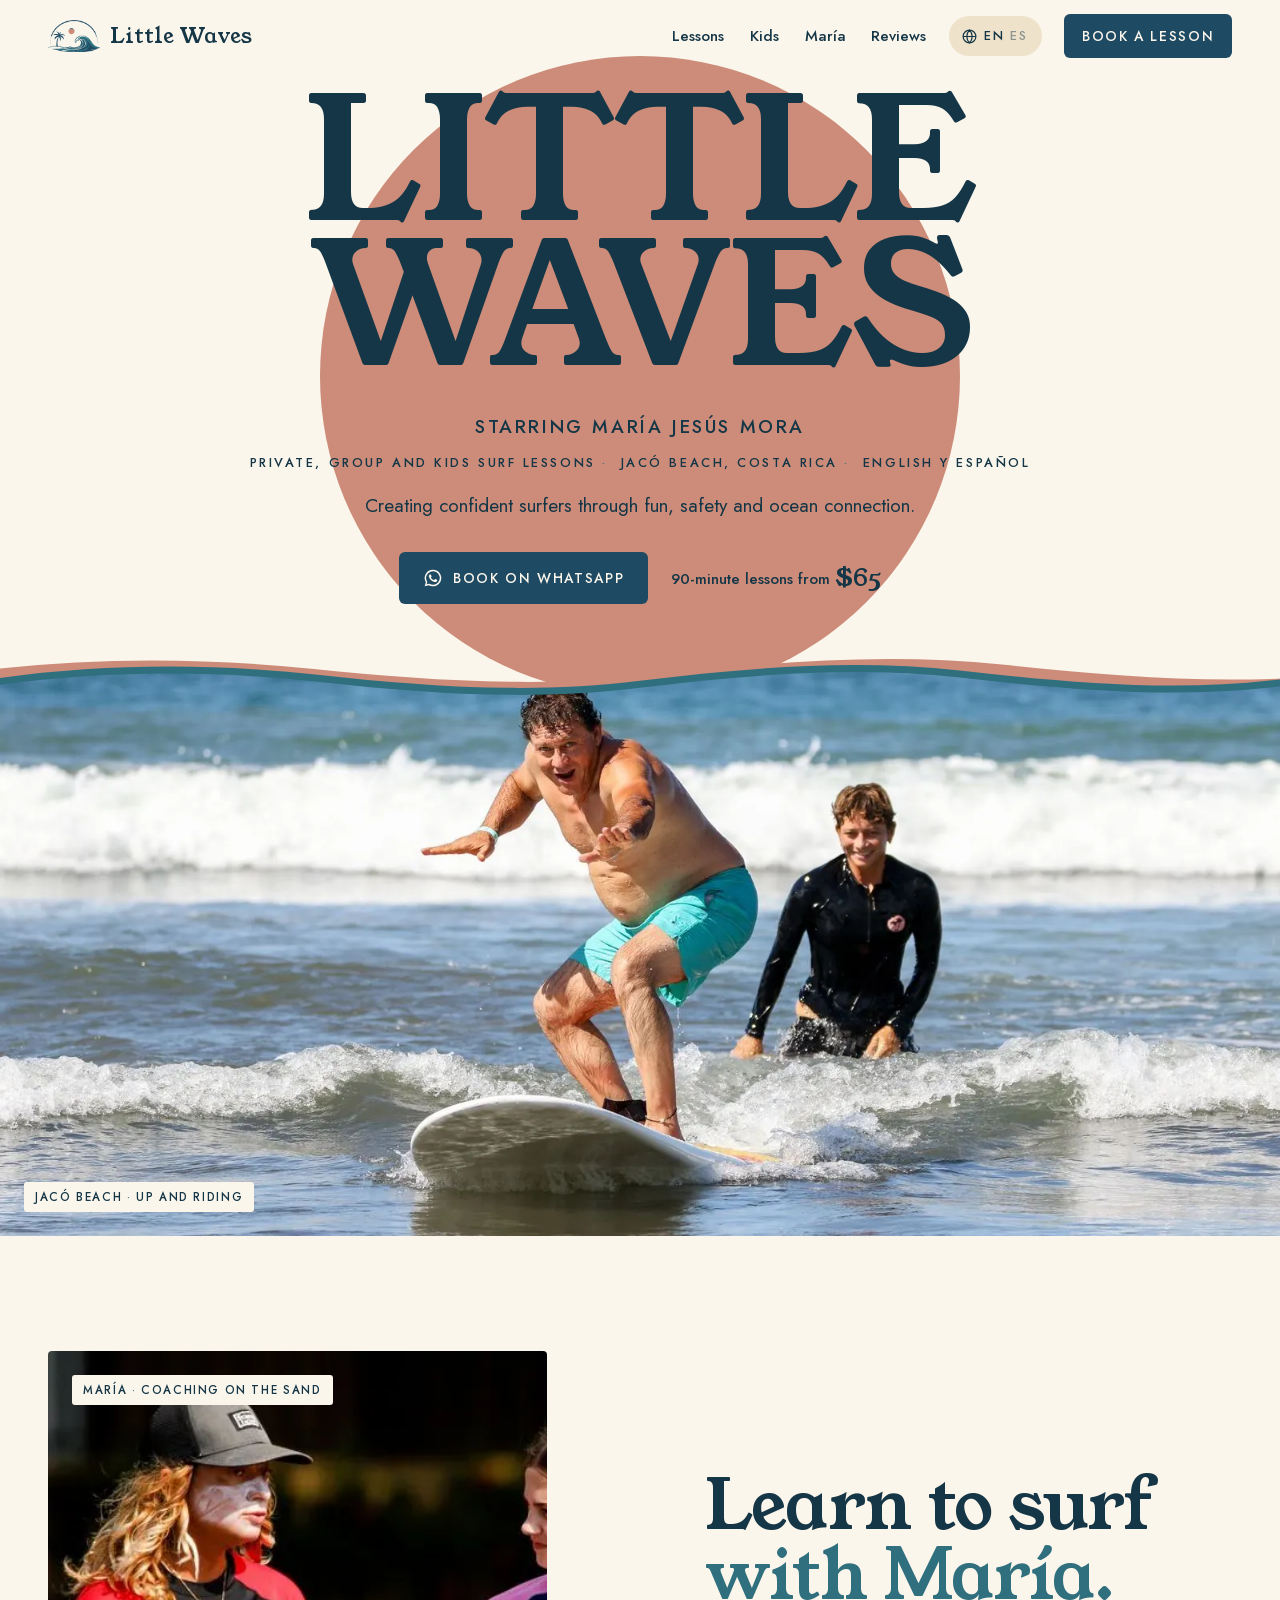
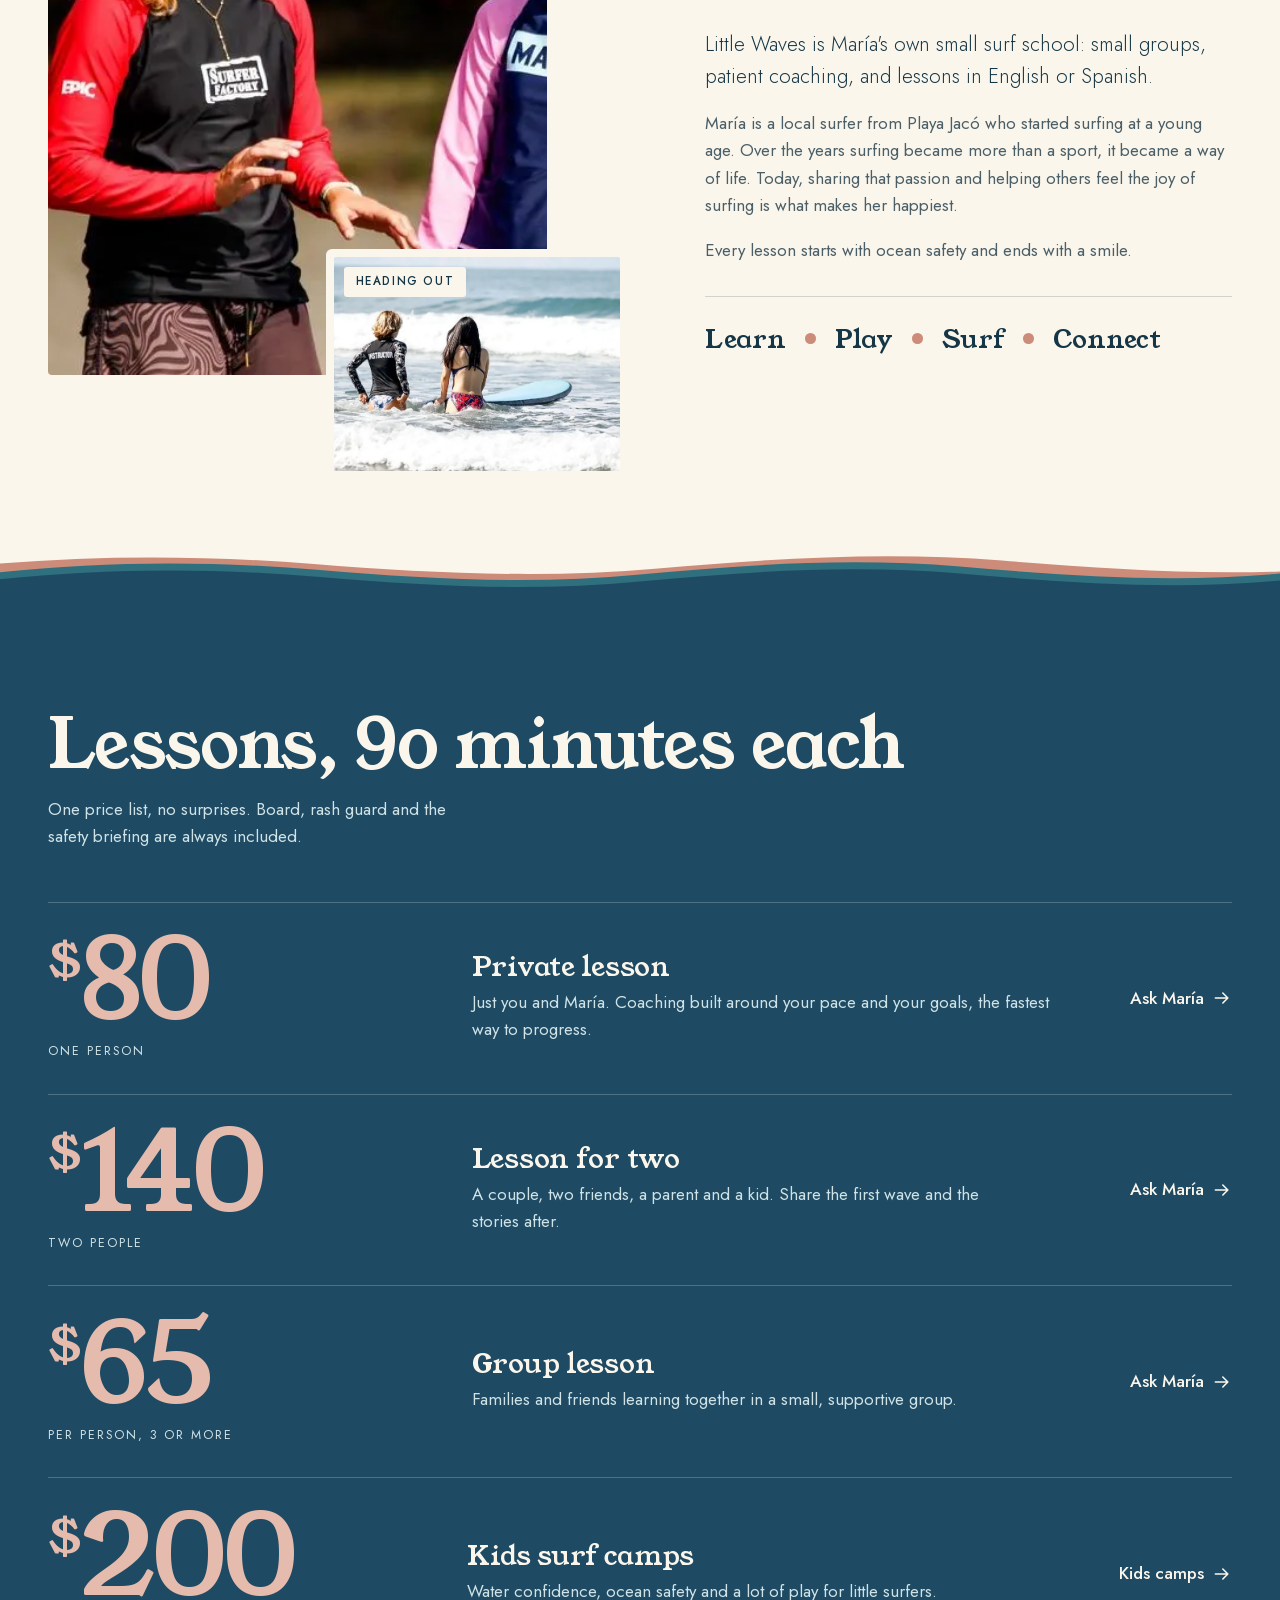
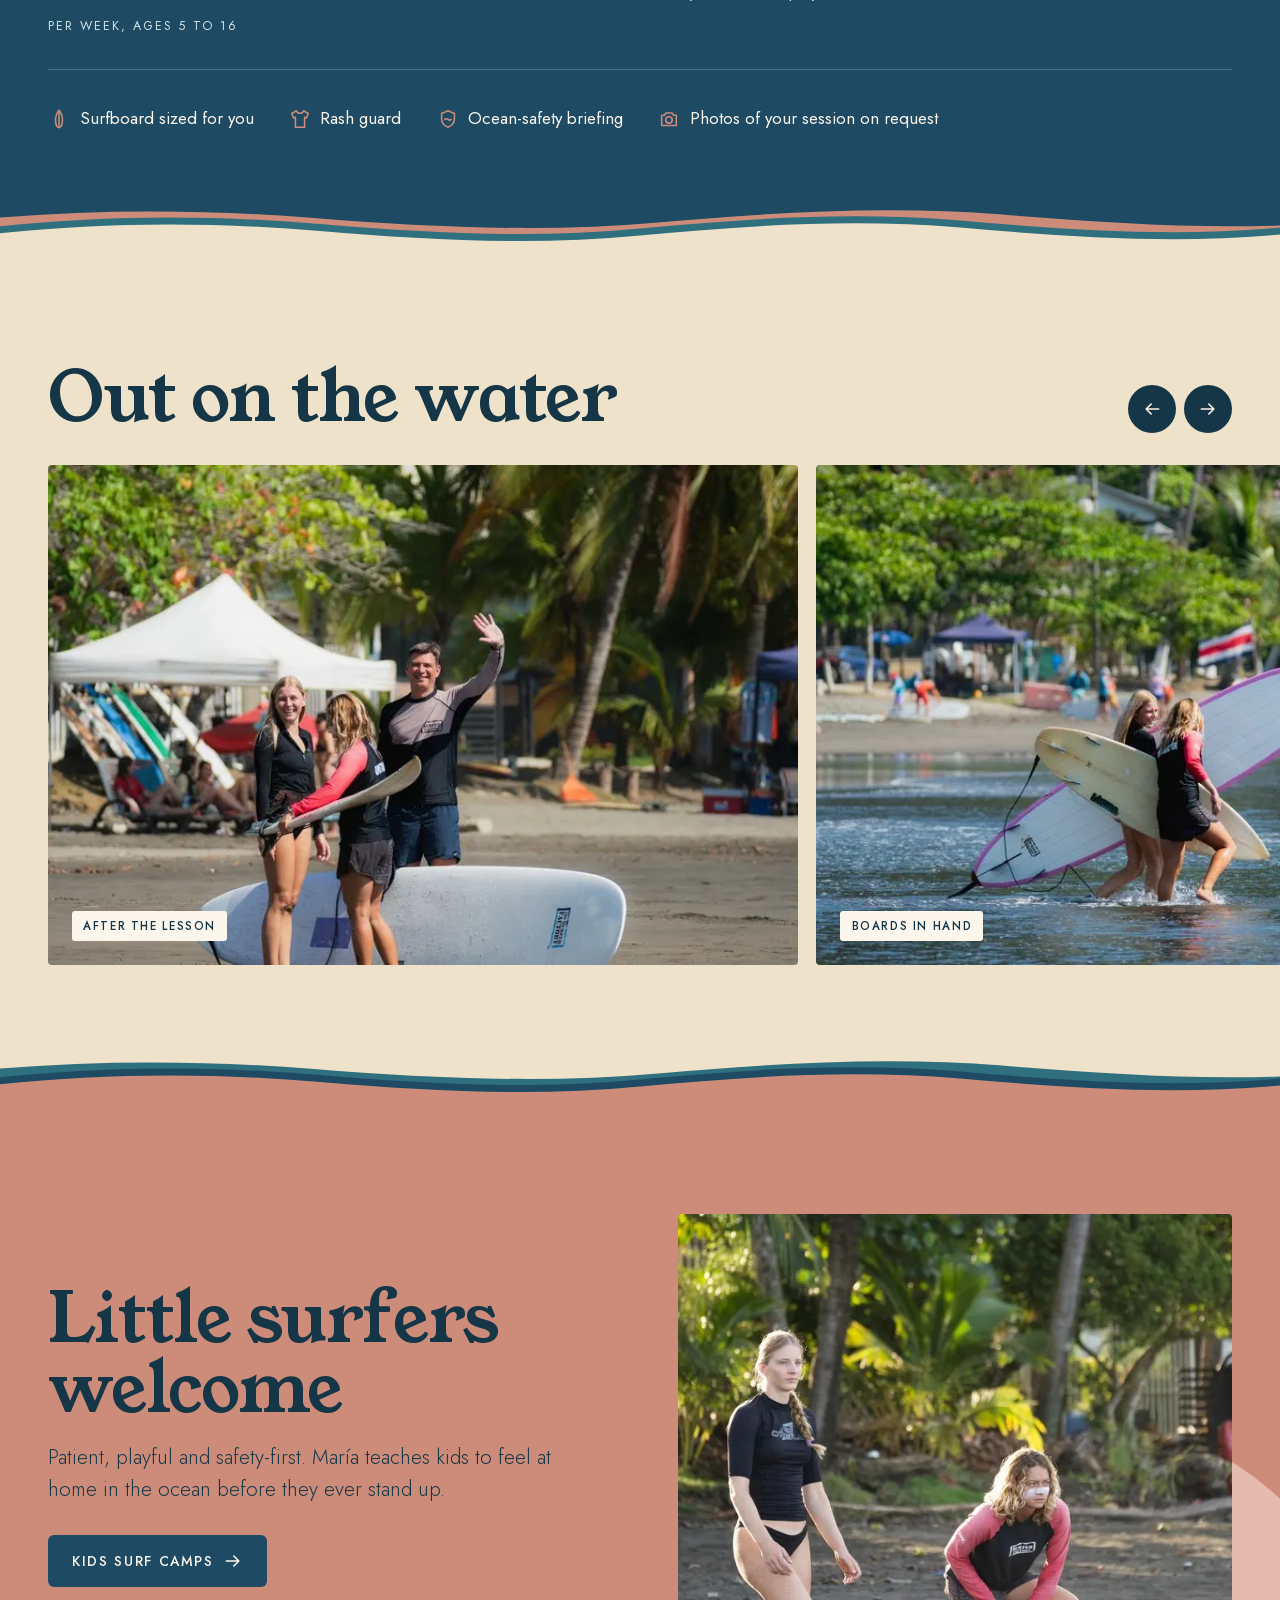
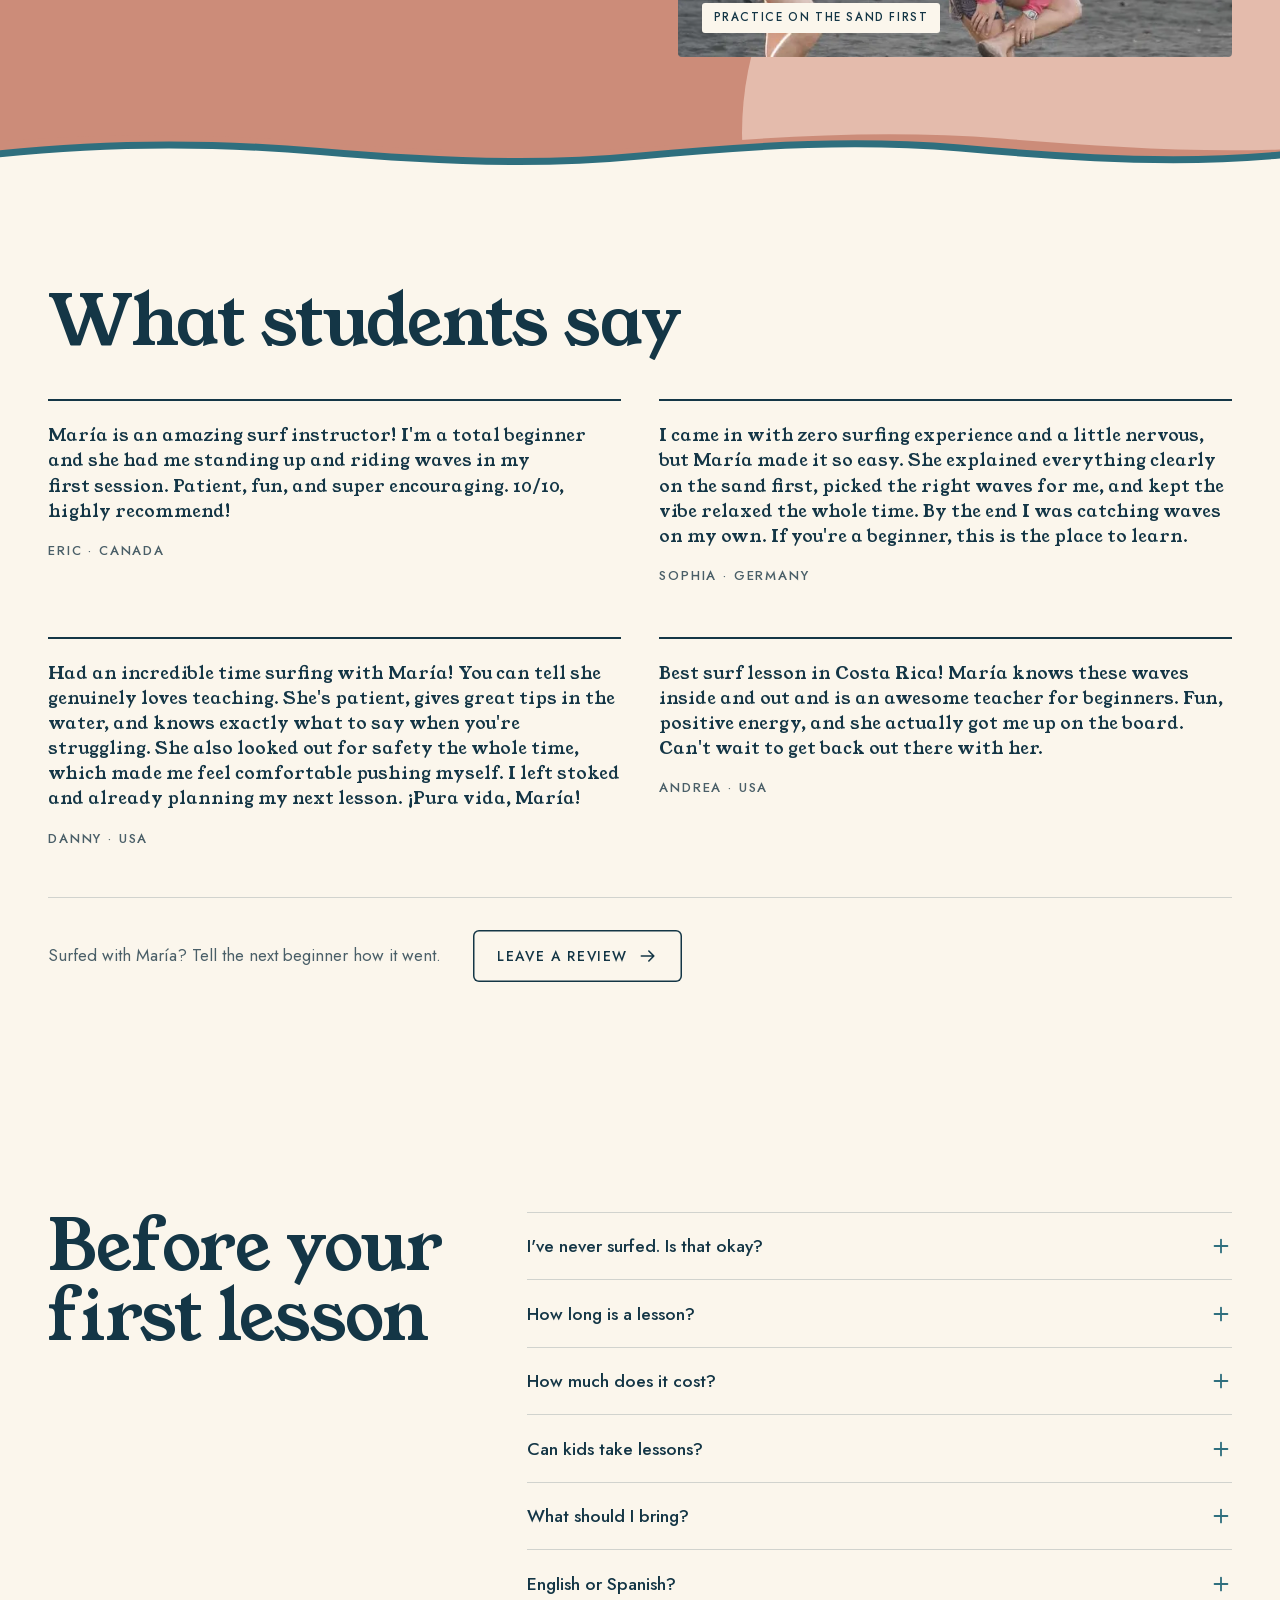
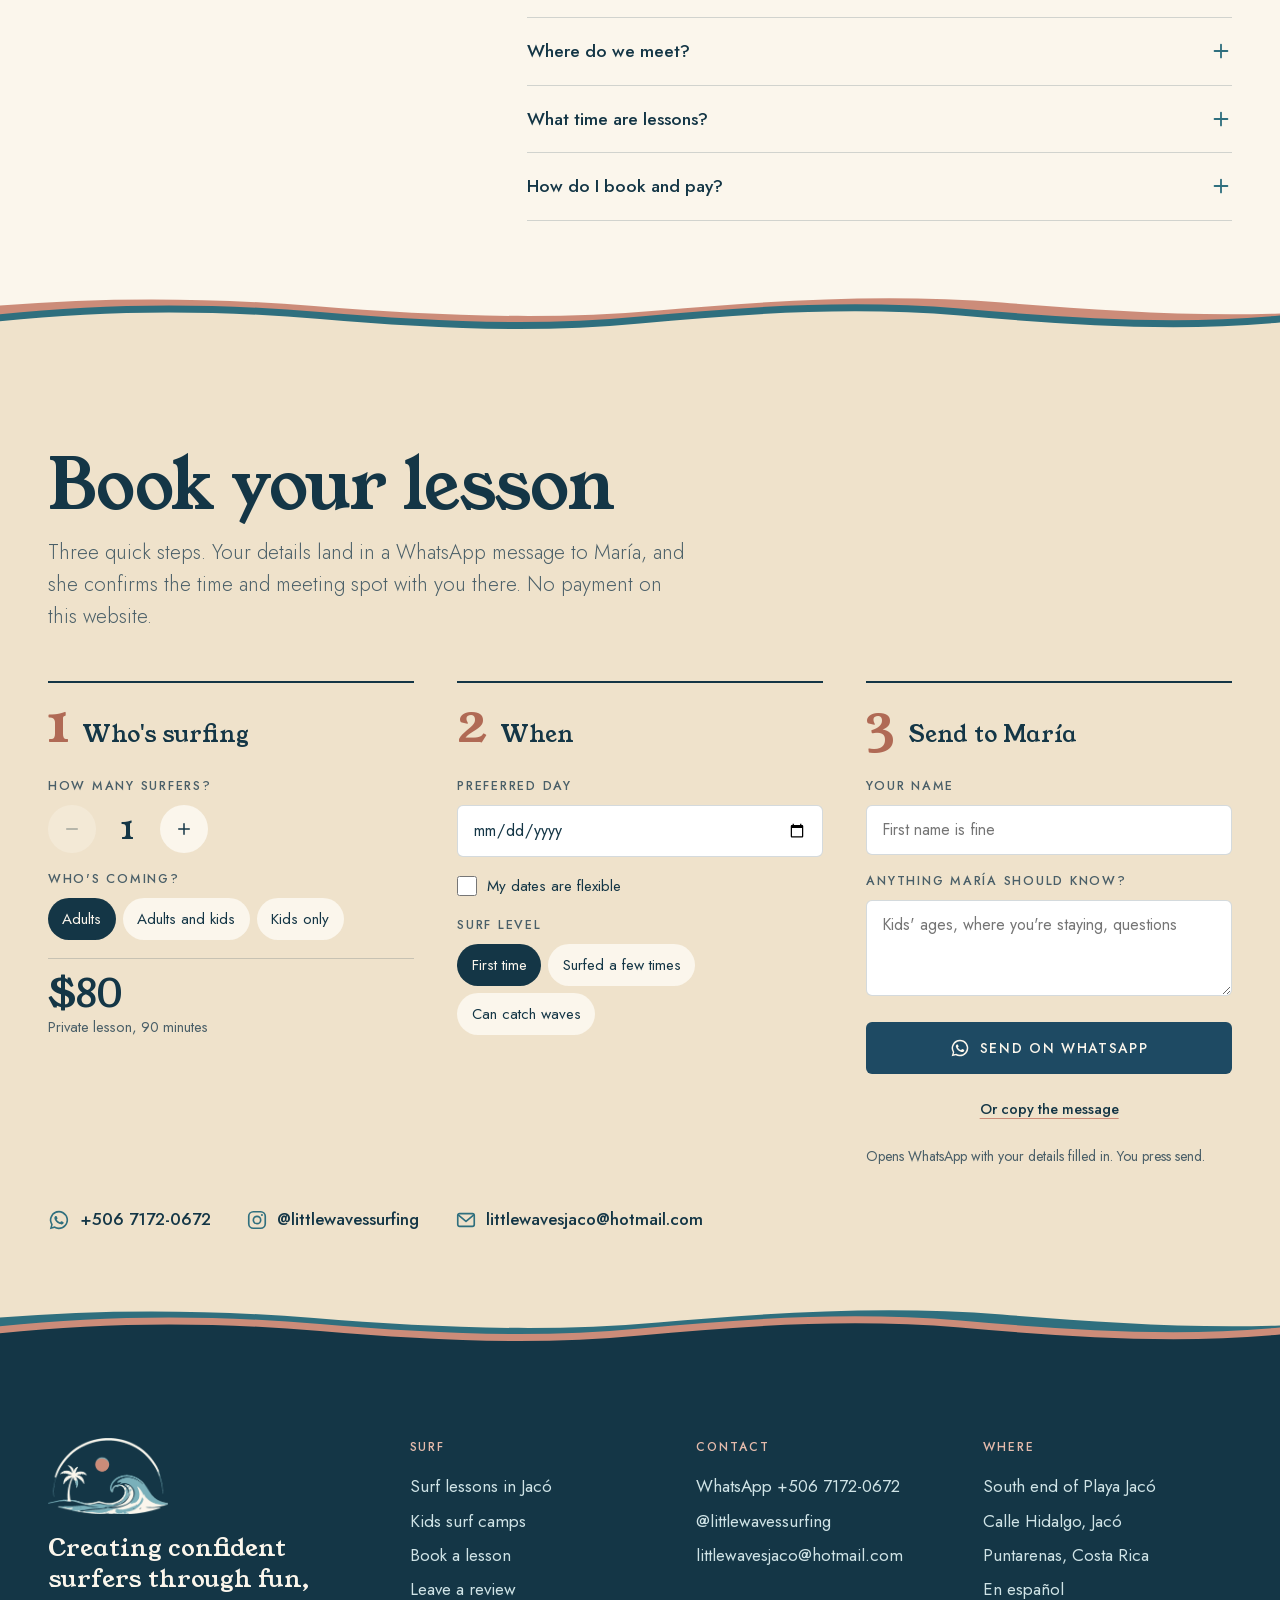
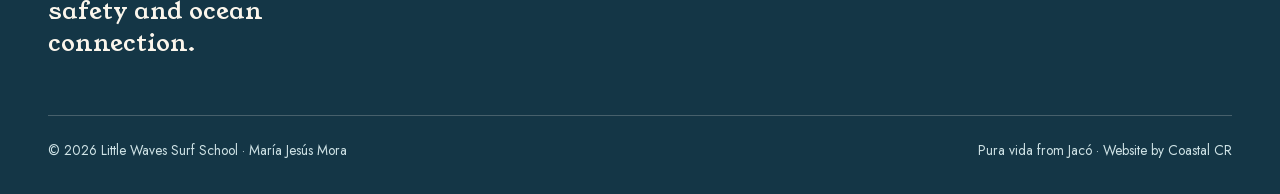
<file: index.html>
<!DOCTYPE html>
<html lang="en">
<head>
<meta charset="utf-8">
<meta name="viewport" content="width=device-width, initial-scale=1, viewport-fit=cover">
<title>Little Waves Surf School | Surf Lessons in Jacó Beach, Costa Rica</title>
<meta name="description" content="Surf lessons in Jacó Beach with local instructor María Jesús Mora. Private $80, two people $140, groups $65 per person. 90 minutes, board included. English and Spanish.">
<meta name="robots" content="index, follow, max-image-preview:large">
<link rel="canonical" href="https://littlewavessurf.com/">
<link rel="alternate" hreflang="en" href="https://littlewavessurf.com/"><link rel="alternate" hreflang="es" href="https://littlewavessurf.com/es/"><link rel="alternate" hreflang="x-default" href="https://littlewavessurf.com/">
<meta name="theme-color" content="#FBF6EC">
<meta property="og:type" content="website">
<meta property="og:site_name" content="Little Waves Surf School">
<meta property="og:locale" content="en_US">
<meta property="og:title" content="Little Waves Surf School | Surf Lessons in Jacó Beach, Costa Rica">
<meta property="og:description" content="Surf lessons in Jacó Beach with local instructor María Jesús Mora. Private $80, two people $140, groups $65 per person. 90 minutes, board included. English and Spanish.">
<meta property="og:url" content="https://littlewavessurf.com/">
<meta property="og:image" content="https://littlewavessurf.com/img/og-card.jpg">
<meta property="og:image:width" content="1200"><meta property="og:image:height" content="630">
<meta name="twitter:card" content="summary_large_image">
<link rel="icon" type="image/png" href="img/icon-180.png">
<link rel="apple-touch-icon" href="img/icon-180.png">
<link rel="preload" href="fonts/youngserif-latin.woff2" as="font" type="font/woff2" crossorigin>
<link rel="preload" href="fonts/jost-latin.woff2" as="font" type="font/woff2" crossorigin>
<link rel="stylesheet" href="assets/site.css?v=202609261140">
<script type="application/ld+json">{"@context":"https://schema.org","@graph":[{"@type":"SportsActivityLocation","@id":"https://littlewavessurf.com/#school","name":"Little Waves Surf School","url":"https://littlewavessurf.com/","image":"https://littlewavessurf.com/img/standup-1600.jpg","logo":"https://littlewavessurf.com/img/mark-ink-512.png","telephone":"+506 7172 0672","email":"littlewavesjaco@hotmail.com","description":"Surf lessons in Jacó Beach with local instructor María Jesús Mora. Private $80, two people $140, groups $65 per person. 90 minutes, board included. English and Spanish.","foundingDate":"2026","address":{"@type":"PostalAddress","streetAddress":"Calle Hidalgo, Playa Jacó","addressLocality":"Jacó","addressRegion":"Puntarenas","addressCountry":"CR"},"areaServed":"Jacó, Puntarenas, Costa Rica","priceRange":"$65-$200","knowsLanguage":["en","es"],"sameAs":["https://instagram.com/littlewavessurfing"],"founder":{"@type":"Person","name":"María Jesús Mora","jobTitle":"Surf instructor"},"makesOffer":[{"@type":"Offer","price":"80","priceCurrency":"USD","itemOffered":{"@type":"Service","name":"Private surf lesson (90 minutes)"}},{"@type":"Offer","price":"140","priceCurrency":"USD","itemOffered":{"@type":"Service","name":"Surf lesson for two people (90 minutes)"}},{"@type":"Offer","price":"65","priceCurrency":"USD","itemOffered":{"@type":"Service","name":"Group surf lesson, per person, 3 or more (90 minutes)"}},{"@type":"Offer","price":"200","priceCurrency":"USD","itemOffered":{"@type":"Service","name":"Kids surf camp, ages 5 to 16, per week"}}]},{"@type":"FAQPage","@id":"https://littlewavessurf.com/#faq","mainEntity":[{"@type":"Question","name":"I've never surfed. Is that okay?","acceptedAnswer":{"@type":"Answer","text":"Yes. Lessons are built for first-timers, and every one starts with an ocean-safety briefing on the sand before you go in."}},{"@type":"Question","name":"How long is a lesson?","acceptedAnswer":{"@type":"Answer","text":"90 minutes, private or group."}},{"@type":"Question","name":"How much does it cost?","acceptedAnswer":{"@type":"Answer","text":"$80 for a private lesson, $140 for two people, and $65 per person for three or more. Board, rash guard and the safety briefing are included."}},{"@type":"Question","name":"Can kids take lessons?","acceptedAnswer":{"@type":"Answer","text":"Yes. María teaches kids and adults, and runs weekly kids surf camps for ages 5 to 16 ($200 per week)."}},{"@type":"Question","name":"Where do we meet?","acceptedAnswer":{"@type":"Answer","text":"At the south end of Playa Jacó, by Calle Hidalgo. María sends you the exact spot on WhatsApp."}},{"@type":"Question","name":"What time are lessons?","acceptedAnswer":{"@type":"Answer","text":"It depends on the tide. María picks the best time for your level and confirms it with you on WhatsApp."}},{"@type":"Question","name":"English or Spanish?","acceptedAnswer":{"@type":"Answer","text":"Both. María coaches in English and Spanish."}}]}]}</script>
</head>
<body>
<svg width="0" height="0" style="position:absolute" aria-hidden="true" focusable="false">
  <symbol id="i-wa" viewBox="0 0 24 24"><path fill="currentColor" d="M12 2a10 10 0 0 0-8.6 15.1L2 22l5-1.3A10 10 0 1 0 12 2zm0 18.2c-1.5 0-3-.4-4.3-1.2l-.3-.2-3 .8.8-2.9-.2-.3A8.2 8.2 0 1 1 12 20.2zm4.5-6.1c-.2-.1-1.5-.7-1.7-.8-.2-.1-.4-.1-.6.1l-.8 1c-.1.2-.3.2-.5.1a6.7 6.7 0 0 1-3.3-2.9c-.2-.4.2-.4.7-1.3.1-.2 0-.3 0-.4l-.8-1.8c-.2-.5-.4-.4-.6-.4h-.5c-.2 0-.4.1-.6.3-.2.2-.8.8-.8 2s.9 2.3 1 2.5c.1.2 1.7 2.6 4.2 3.7 1.6.7 2.2.7 3 .6.5-.1 1.5-.6 1.7-1.2.2-.6.2-1.1.1-1.2 0-.1-.2-.2-.5-.3z"/></symbol>
  <symbol id="i-ig" viewBox="0 0 24 24"><g fill="none" stroke="currentColor" stroke-width="1.8"><rect x="3" y="3" width="18" height="18" rx="5"/><circle cx="12" cy="12" r="4"/></g><circle cx="17.4" cy="6.6" r="1.1" fill="currentColor"/></symbol>
  <symbol id="i-mail" viewBox="0 0 24 24"><g fill="none" stroke="currentColor" stroke-width="1.8" stroke-linejoin="round"><rect x="3" y="5" width="18" height="14" rx="2"/><path d="m3.5 6.5 8.5 7 8.5-7"/></g></symbol>
  <symbol id="i-pin" viewBox="0 0 24 24"><g fill="none" stroke="currentColor" stroke-width="1.8"><path d="M12 21s-7-6.2-7-11.5a7 7 0 0 1 14 0C19 14.8 12 21 12 21z"/><circle cx="12" cy="9.5" r="2.5"/></g></symbol>
  <symbol id="i-globe" viewBox="0 0 24 24"><g fill="none" stroke="currentColor" stroke-width="1.7"><circle cx="12" cy="12" r="9"/><path d="M3 12h18M12 3c2.6 2.6 3.8 5.6 3.8 9s-1.2 6.4-3.8 9c-2.6-2.6-3.8-5.6-3.8-9S9.4 5.6 12 3z"/></g></symbol>
  <symbol id="i-menu" viewBox="0 0 24 24"><path d="M3 7h18M3 12h18M3 17h12" fill="none" stroke="currentColor" stroke-width="1.9" stroke-linecap="round"/></symbol>
  <symbol id="i-close" viewBox="0 0 24 24"><path d="M6 6l12 12M18 6 6 18" fill="none" stroke="currentColor" stroke-width="1.9" stroke-linecap="round"/></symbol>
  <symbol id="i-plus" viewBox="0 0 24 24"><path d="M12 5v14M5 12h14" fill="none" stroke="currentColor" stroke-width="2" stroke-linecap="round"/></symbol>
  <symbol id="i-minus" viewBox="0 0 24 24"><path d="M5 12h14" fill="none" stroke="currentColor" stroke-width="2" stroke-linecap="round"/></symbol>
  <symbol id="i-arrow" viewBox="0 0 24 24"><path d="M4 12h15m-6-6 6 6-6 6" fill="none" stroke="currentColor" stroke-width="1.9" stroke-linecap="round" stroke-linejoin="round"/></symbol>
  <symbol id="i-left" viewBox="0 0 24 24"><path d="M20 12H5m6-6-6 6 6 6" fill="none" stroke="currentColor" stroke-width="1.9" stroke-linecap="round" stroke-linejoin="round"/></symbol>
  <symbol id="i-check" viewBox="0 0 24 24"><g fill="none" stroke="currentColor" stroke-width="1.9" stroke-linecap="round" stroke-linejoin="round"><circle cx="12" cy="12" r="9"/><path d="m8 12.5 2.7 2.7L16.5 9.5"/></g></symbol>
  <symbol id="i-board" viewBox="0 0 24 24"><g fill="none" stroke="currentColor" stroke-width="1.7" stroke-linecap="round"><path d="M12 2.5c3 3.5 4.2 8.3 3.6 13.2-.3 2.6-1.6 5.3-3.6 5.8-2-.5-3.3-3.2-3.6-5.8-.6-4.9.6-9.7 3.6-13.2z"/><path d="M12 5v15"/></g></symbol>
  <symbol id="i-shirt" viewBox="0 0 24 24"><path d="M8 3 3 6l2 5 2-1v11h10V10l2 1 2-5-5-3c-.5 1.7-2 2.8-4 2.8S8.5 4.7 8 3z" fill="none" stroke="currentColor" stroke-width="1.7" stroke-linejoin="round"/></symbol>
  <symbol id="i-shield" viewBox="0 0 24 24"><g fill="none" stroke="currentColor" stroke-width="1.7" stroke-linejoin="round" stroke-linecap="round"><path d="M12 3 5 6v5.5c0 4.4 3 8 7 9.5 4-1.5 7-5.1 7-9.5V6l-7-3z"/><path d="M8.5 12.5c1.2-1 2.3-1 3.5 0s2.3 1 3.5 0"/></g></symbol>
  <symbol id="i-camera" viewBox="0 0 24 24"><g fill="none" stroke="currentColor" stroke-width="1.7" stroke-linejoin="round"><path d="M4 8h3l1.5-2.5h7L17 8h3v11H4z"/><circle cx="12" cy="13" r="3.5"/></g></symbol>
  <symbol id="i-star" viewBox="0 0 24 24"><path fill="currentColor" d="m12 3 2.7 5.6 6.1.9-4.4 4.3 1 6.1L12 17l-5.4 2.9 1-6.1-4.4-4.3 6.1-.9z"/></symbol>
  <symbol id="i-copy" viewBox="0 0 24 24"><g fill="none" stroke="currentColor" stroke-width="1.7"><rect x="8" y="8" width="12" height="12" rx="2"/><path d="M16 8V5a1 1 0 0 0-1-1H5a1 1 0 0 0-1 1v10a1 1 0 0 0 1 1h3"/></g></symbol>
</svg>
<a class="sr" href="#main">Skip to content</a>
<header class="top" id="top">
  <div class="wrap top-in">
    <a class="brand" href="./" aria-label="Little Waves Surf School, home">
      <img src="img/mark-ink-160.png" width="160" height="101" alt="" />
      <span>Little Waves</span>
    </a>
    <nav class="nav" aria-label="Main">
      <a href="surf-lessons-jaco/">Lessons</a>
      <a href="kids-surf-camps/">Kids</a>
      <a href="./#maria">María</a>
      <a href="./#reviews">Reviews</a>
    </nav>
    <a class="lang" href="es/" hreflang="es" data-lang-switch="es" aria-label="Ver en español">
      <svg aria-hidden="true"><use href="#i-globe"/></svg><b class="on">EN</b><b class="">ES</b>
    </a>
    <a class="btn btn-sea btn-top" href="./#book">Book a lesson</a>
    <button class="menu-btn" type="button" aria-label="Open menu" aria-controls="sheet" aria-expanded="false" data-menu-open><svg aria-hidden="true"><use href="#i-menu"/></svg></button>
  </div>
</header>
<div class="sheet" id="sheet" role="dialog" aria-modal="true" aria-label="Menu">
  <div class="sheet-head">
    <a class="brand" href="./"><img src="img/mark-ink-160.png" width="44" alt="" /><span>Little Waves</span></a>
    <button class="menu-btn" type="button" aria-label="Close menu" data-menu-close style="display:inline-flex"><svg aria-hidden="true"><use href="#i-close"/></svg></button>
  </div>
  <nav aria-label="Mobile">
    <a href="./">Home</a>
    <a href="surf-lessons-jaco/">Surf lessons</a>
    <a href="kids-surf-camps/">Kids surf camps</a>
    <a href="./#maria">Meet María</a>
    <a href="./#reviews">Reviews</a>
    <a href="es/" data-lang-switch="es">En español</a>
  </nav>
  <a class="btn btn-sea" href="./#book" data-menu-close><svg aria-hidden="true"><use href="#i-wa"/></svg>Book on WhatsApp</a>
</div>
<main id="main">
<section class="poster" aria-labelledby="title">
  <div class="sun" aria-hidden="true" data-sun></div>
  <div class="sky wrap">
    <h1 class="bill-title" id="title"><span>Little</span> <span>Waves</span></h1>
    <p class="billing"><span class="star">Starring María Jesús Mora</span> <span>Private, group and kids surf lessons<i>·</i></span> <span>Jacó Beach, Costa Rica<i>·</i></span> <span>English y Español</span></p>
    <p class="tagline">Creating confident surfers through fun, safety and ocean connection.</p>
    <div class="cta-row">
      <a class="btn btn-sea" href="#book"><svg aria-hidden="true"><use href="#i-wa"/></svg>Book on WhatsApp</a>
      <span class="from">90-minute lessons from <b>$65</b></span>
    </div>
  </div>
  <figure class="sea-plate">
    <picture><source type="image/webp" srcset="img/standup-800.webp 800w, img/standup-1600.webp 1600w" sizes="100vw"><img src="img/standup-1600.jpg" srcset="img/standup-800.jpg 800w, img/standup-1600.jpg 1600w" sizes="100vw" width="1600" height="1056" alt="A student standing up on a wave during a surf lesson at Jacó Beach" fetchpriority="high"></picture>
    <figcaption class="ticket">Jacó Beach <b>·</b> Up and riding</figcaption>
  </figure>
</section>

<section class="band b-paper pad" id="maria" aria-labelledby="maria-h">
  <div class="wrap maria">
    <div class="maria-plates">
      <figure class="p1">
        <picture><source type="image/webp" srcset="img/teaching-800.webp 800w, img/teaching-1600.webp 1600w" sizes="(max-width:860px) 92vw, 50vw"><img src="img/teaching-1600.jpg" srcset="img/teaching-800.jpg 800w, img/teaching-1600.jpg 1600w" sizes="(max-width:860px) 92vw, 50vw" width="1600" height="1060" alt="María coaching a young student on the beach in Jacó" loading="lazy" decoding="async"></picture>
        <figcaption class="ticket">María <b>·</b> Coaching on the sand</figcaption>
      </figure>
      <figure class="p2">
        <picture><source type="image/webp" srcset="img/walkin-800.webp 800w, img/walkin-1600.webp 1600w" sizes="(max-width:860px) 50vw, 26vw"><img src="img/walkin-1600.jpg" srcset="img/walkin-800.jpg 800w, img/walkin-1600.jpg 1600w" sizes="(max-width:860px) 50vw, 26vw" width="1600" height="1060" alt="María walking a student out into the surf" loading="lazy" decoding="async"></picture>
        <figcaption class="ticket">Heading out</figcaption>
      </figure>
    </div>
    <div>
      <h2 id="maria-h">Learn to surf <em>with María.</em></h2>
      <p class="lede">Little Waves is María's own small surf school: small groups, patient coaching, and lessons in English or Spanish.</p>
      <p>María is a local surfer from Playa Jacó who started surfing at a young age. Over the years surfing became more than a sport, it became a way of life. Today, sharing that passion and helping others feel the joy of surfing is what makes her happiest.</p>
      <p>Every lesson starts with ocean safety and ends with a smile.</p>
      <div class="values" aria-label="What every lesson is built on"><span>Learn</span><span>Play</span><span>Surf</span><span>Connect</span></div>
    </div>
  </div>
</section>

<section class="band edge b-sea pad" id="lessons" aria-labelledby="lessons-h"><i class="ink" aria-hidden="true"></i>
  <div class="wrap">
    <div class="bill-head">
      <h2 id="lessons-h">Lessons, 90 minutes each</h2>
      <p>One price list, no surprises. Board, rash guard and the safety briefing are always included.</p>
    </div>
    <ul class="bill">
      <li>
        <div class="price"><sup>$</sup>80<small>One person</small></div>
        <div><h3>Private lesson</h3><p>Just you and María. Coaching built around your pace and your goals, the fastest way to progress.</p></div>
        <a class="ask" href="https://wa.me/50671720672" data-wa data-wa-msg="private"><span class="t">Ask María</span> <svg class="arrow" width="20" height="20" aria-hidden="true"><use href="#i-arrow"/></svg></a>
      </li>
      <li>
        <div class="price"><sup>$</sup>140<small>Two people</small></div>
        <div><h3>Lesson for two</h3><p>A couple, two friends, a parent and a kid. Share the first wave and the stories after.</p></div>
        <a class="ask" href="https://wa.me/50671720672" data-wa data-wa-msg="two"><span class="t">Ask María</span> <svg class="arrow" width="20" height="20" aria-hidden="true"><use href="#i-arrow"/></svg></a>
      </li>
      <li>
        <div class="price"><sup>$</sup>65<small>Per person, 3 or more</small></div>
        <div><h3>Group lesson</h3><p>Families and friends learning together in a small, supportive group.</p></div>
        <a class="ask" href="https://wa.me/50671720672" data-wa data-wa-msg="group"><span class="t">Ask María</span> <svg class="arrow" width="20" height="20" aria-hidden="true"><use href="#i-arrow"/></svg></a>
      </li>
      <li>
        <div class="price"><sup>$</sup>200<small>Per week, ages 5 to 16</small></div>
        <div><h3>Kids surf camps</h3><p>Water confidence, ocean safety and a lot of play for little surfers.</p></div>
        <a class="ask" href="kids-surf-camps/"><span class="t">Kids camps</span> <svg class="arrow" width="20" height="20" aria-hidden="true"><use href="#i-arrow"/></svg></a>
      </li>
    </ul>
    <div class="included">
      <span><svg aria-hidden="true"><use href="#i-board"/></svg>Surfboard sized for you</span>
      <span><svg aria-hidden="true"><use href="#i-shirt"/></svg>Rash guard</span>
      <span><svg aria-hidden="true"><use href="#i-shield"/></svg>Ocean-safety briefing</span>
      <span><svg aria-hidden="true"><use href="#i-camera"/></svg>Photos of your session on request</span>
    </div>
  </div>
</section>

<section class="band edge b-sand pad" aria-labelledby="reel-h"><i class="ink" aria-hidden="true"></i>
  <div class="wrap reel-head">
    <h2 id="reel-h">Out on the water</h2>
    <div class="reel-ctrl">
      <button type="button" data-reel="-1" aria-label="Previous photos"><svg aria-hidden="true"><use href="#i-left"/></svg></button>
      <button type="button" data-reel="1" aria-label="More photos"><svg aria-hidden="true"><use href="#i-arrow"/></svg></button>
    </div>
  </div>
  <div class="reel" id="reel" tabindex="0" aria-label="Lesson photos">
    <figure><picture><source type="image/webp" srcset="img/family-800.webp 800w, img/family-1600.webp 1600w" sizes="(max-width:640px) 460px, 760px"><img src="img/family-1600.jpg" srcset="img/family-800.jpg 800w, img/family-1600.jpg 1600w" sizes="(max-width:640px) 460px, 760px" width="1600" height="1067" alt="A family with their surfboard after a lesson" loading="lazy" decoding="async"></picture><figcaption class="ticket">After the lesson</figcaption></figure>
    <figure><picture><source type="image/webp" srcset="img/boards-800.webp 800w, img/boards-1600.webp 1600w" sizes="(max-width:640px) 460px, 760px"><img src="img/boards-1600.jpg" srcset="img/boards-800.jpg 800w, img/boards-1600.jpg 1600w" sizes="(max-width:640px) 460px, 760px" width="1600" height="1067" alt="Two students carrying longboards into the water" loading="lazy" decoding="async"></picture><figcaption class="ticket">Boards in hand</figcaption></figure>
    <figure><picture><source type="image/webp" srcset="img/drone-800.webp 800w, img/drone-1600.webp 1600w" sizes="(max-width:640px) 540px, 900px"><img src="img/drone-1600.jpg" srcset="img/drone-800.jpg 800w, img/drone-1600.jpg 1600w" sizes="(max-width:640px) 540px, 900px" width="1600" height="900" alt="A surf lesson seen from above in green Pacific water" loading="lazy" decoding="async"></picture><figcaption class="ticket">From above</figcaption></figure>
    <figure><picture><source type="image/webp" srcset="img/laugh-800.webp 800w, img/laugh-1600.webp 1600w" sizes="(max-width:640px) 460px, 760px"><img src="img/laugh-1600.jpg" srcset="img/laugh-800.jpg 800w, img/laugh-1600.jpg 1600w" sizes="(max-width:640px) 460px, 760px" width="1600" height="1064" alt="Two surfers laughing on the beach with a board" loading="lazy" decoding="async"></picture><figcaption class="ticket">On the sand</figcaption></figure>
    <figure><picture><source type="image/webp" srcset="img/ride2-800.webp 800w, img/ride2-1600.webp 1600w" sizes="(max-width:640px) 460px, 760px"><img src="img/ride2-1600.jpg" srcset="img/ride2-800.jpg 800w, img/ride2-1600.jpg 1600w" sizes="(max-width:640px) 460px, 760px" width="1600" height="1067" alt="A surfer riding a clean wave at Jacó" loading="lazy" decoding="async"></picture><figcaption class="ticket">Jacó Beach <b>·</b> A good day</figcaption></figure>
    <figure><picture><source type="image/webp" srcset="img/boards2-800.webp 800w, img/boards2-1600.webp 1600w" sizes="(max-width:640px) 460px, 760px"><img src="img/boards2-1600.jpg" srcset="img/boards2-800.jpg 800w, img/boards2-1600.jpg 1600w" sizes="(max-width:640px) 460px, 760px" width="1600" height="1067" alt="Two surfers walking into the water with their boards" loading="lazy" decoding="async"></picture><figcaption class="ticket">Ready to go</figcaption></figure>
    <figure><picture><source type="image/webp" srcset="img/water-800.webp 800w, img/water-1600.webp 1600w" sizes="(max-width:640px) 460px, 760px"><img src="img/water-1600.jpg" srcset="img/water-800.jpg 800w, img/water-1600.jpg 1600w" sizes="(max-width:640px) 460px, 760px" width="1600" height="1067" alt="Waiting for a wave together out in the lineup" loading="lazy" decoding="async"></picture><figcaption class="ticket">Waiting for the set</figcaption></figure>
    <figure><picture><source type="image/webp" srcset="img/ride1-800.webp 800w, img/ride1-1600.webp 1600w" sizes="(max-width:640px) 460px, 760px"><img src="img/ride1-1600.jpg" srcset="img/ride1-800.jpg 800w, img/ride1-1600.jpg 1600w" sizes="(max-width:640px) 460px, 760px" width="1600" height="1067" alt="A surfer tucked into a wave at Jacó" loading="lazy" decoding="async"></picture><figcaption class="ticket">Out back</figcaption></figure>
  </div>
</section>

<section class="band edge b-sun pad kids-band" aria-labelledby="kids-h"><i class="ink" aria-hidden="true"></i>
  <div class="rise-clip" aria-hidden="true"><div class="rise"></div></div>
  <div class="wrap kids">
    <div>
      <h2 id="kids-h">Little surfers welcome</h2>
      <p class="lede">Patient, playful and safety-first. María teaches kids to feel at home in the ocean before they ever stand up.</p>
      <a class="btn btn-sea" href="kids-surf-camps/">Kids surf camps <svg class="arrow" aria-hidden="true"><use href="#i-arrow"/></svg></a>
    </div>
    <figure>
      <picture><source type="image/webp" srcset="img/sand-800.webp 800w, img/sand-1600.webp 1600w" sizes="(max-width:860px) 92vw, 46vw"><img src="img/sand-1600.jpg" srcset="img/sand-800.jpg 800w, img/sand-1600.jpg 1600w" sizes="(max-width:860px) 92vw, 46vw" width="1600" height="1067" alt="A young student practicing her pop-up on the sand with her instructor" loading="lazy" decoding="async"></picture>
      <figcaption class="ticket">Practice on the sand first</figcaption>
    </figure>
  </div>
</section>

<section class="band edge b-paper pad" id="reviews" aria-labelledby="rev-h"><i class="ink" aria-hidden="true"></i>
  <div class="wrap">
    <h2 id="rev-h">What students say</h2>
    <div class="quotes q-even"><blockquote><p>María is an amazing surf instructor! I'm a total beginner and she had me standing up and riding waves in my first session. Patient, fun, and super encouraging. 10/10, highly recommend!</p><footer>Eric · Canada</footer></blockquote><blockquote><p>I came in with zero surfing experience and a little nervous, but María made it so easy. She explained everything clearly on the sand first, picked the right waves for me, and kept the vibe relaxed the whole time. By the end I was catching waves on my own. If you're a beginner, this is the place to learn.</p><footer>Sophia · Germany</footer></blockquote><blockquote><p>Had an incredible time surfing with María! You can tell she genuinely loves teaching. She's patient, gives great tips in the water, and knows exactly what to say when you're struggling. She also looked out for safety the whole time, which made me feel comfortable pushing myself. I left stoked and already planning my next lesson. ¡Pura vida, María!</p><footer>Danny · USA</footer></blockquote><blockquote><p>Best surf lesson in Costa Rica! María knows these waves inside and out and is an awesome teacher for beginners. Fun, positive energy, and she actually got me up on the board. Can't wait to get back out there with her.</p><footer>Andrea · USA</footer></blockquote></div>
    <div class="review-ask">
      <p>Surfed with María? Tell the next beginner how it went.</p>
      <a class="btn btn-line" href="review/">Leave a review <svg class="arrow" aria-hidden="true"><use href="#i-arrow"/></svg></a>
    </div>
  </div>
</section>

<section class="band b-paper pad" id="faq" aria-labelledby="faq-h">
  <div class="wrap faq">
    <h2 id="faq-h">Before your first lesson</h2>
    <div>
      <details><summary>I've never surfed. Is that okay?<svg aria-hidden="true"><use href="#i-plus"/></svg></summary><p>Yes. Lessons are built for first-timers, and every one starts with an ocean-safety briefing on the sand before you go in.</p></details>
      <details><summary>How long is a lesson?<svg aria-hidden="true"><use href="#i-plus"/></svg></summary><p>90 minutes, private or group.</p></details>
      <details><summary>How much does it cost?<svg aria-hidden="true"><use href="#i-plus"/></svg></summary><p>$80 for a private lesson, $140 for two people, and $65 per person for three or more. Board, rash guard and the safety briefing are included.</p></details>
      <details><summary>Can kids take lessons?<svg aria-hidden="true"><use href="#i-plus"/></svg></summary><p>Yes. María teaches kids and adults, and runs weekly kids surf camps for ages 5 to 16 ($200 per week).</p></details>
      <details><summary>What should I bring?<svg aria-hidden="true"><use href="#i-plus"/></svg></summary><p>Your swimsuit, sunscreen and water. The surfboard and rash guard are ready for you.</p></details>
      <details><summary>English or Spanish?<svg aria-hidden="true"><use href="#i-plus"/></svg></summary><p>Both. María coaches in English and Spanish.</p></details>
      <details><summary>Where do we meet?<svg aria-hidden="true"><use href="#i-plus"/></svg></summary><p>At the south end of Playa Jacó, by Calle Hidalgo. María sends you the exact spot on WhatsApp.</p></details>
      <details><summary>What time are lessons?<svg aria-hidden="true"><use href="#i-plus"/></svg></summary><p>It depends on the tide. María picks the best time for your level and confirms it with you on WhatsApp.</p></details>
      <details><summary>How do I book and pay?<svg aria-hidden="true"><use href="#i-plus"/></svg></summary><p>Send your details on WhatsApp. María confirms the time and where to meet. Nothing is charged on this website.</p></details>
    </div>
  </div>
</section>


<section class="band edge b-sand pad" id="book" aria-labelledby="book-h"><i class="ink" aria-hidden="true"></i>
  <div class="wrap">
    <div class="book-head">
      <h2 id="book-h">Book your lesson</h2>
      <p class="lede">Three quick steps. Your details land in a WhatsApp message to María, and she confirms the time and meeting spot with you there. No payment on this website.</p>
    </div>
    <form class="stations" id="planner" novalidate>
      <fieldset class="station">
        <legend class="station-n"><b>1</b><span>Who's surfing</span></legend>
        <div>
          <span class="field-label" id="ppl-l">How many surfers?</span>
          <div class="stepper" role="group" aria-labelledby="ppl-l">
            <button type="button" data-step="-1" aria-label="One fewer"><svg aria-hidden="true"><use href="#i-minus"/></svg></button>
            <output id="ppl" aria-live="polite">1</output>
            <button type="button" data-step="1" aria-label="One more"><svg aria-hidden="true"><use href="#i-plus"/></svg></button>
          </div>
        </div>
        <div>
          <span class="field-label" id="who-l">Who's coming?</span>
          <div class="chips" role="radiogroup" aria-labelledby="who-l">
            <label><input type="radio" name="who" value="adults" checked><span>Adults</span></label>
            <label><input type="radio" name="who" value="mix"><span>Adults and kids</span></label>
            <label><input type="radio" name="who" value="kids"><span>Kids only</span></label>
          </div>
        </div>
        <div class="estimate" aria-live="polite">
          <b id="est-price">$80</b>
          <span id="est-note">Private lesson, 90 minutes</span>
        </div>
      </fieldset>
      <fieldset class="station">
        <legend class="station-n"><b>2</b><span>When</span></legend>
        <div>
          <label class="field-label" for="date">Preferred day</label>
          <input class="input" type="date" id="date" name="date">
        </div>
        <label class="check"><input type="checkbox" id="flex" name="flex"> My dates are flexible</label>
        <div>
          <span class="field-label" id="lvl-l">Surf level</span>
          <div class="chips" role="radiogroup" aria-labelledby="lvl-l">
            <label><input type="radio" name="level" value="first" checked><span>First time</span></label>
            <label><input type="radio" name="level" value="some"><span>Surfed a few times</span></label>
            <label><input type="radio" name="level" value="good"><span>Can catch waves</span></label>
          </div>
        </div>
      </fieldset>
      <fieldset class="station">
        <legend class="station-n"><b>3</b><span>Send to María</span></legend>
        <div>
          <label class="field-label" for="name">Your name</label>
          <input class="input" id="name" name="name" autocomplete="name" placeholder="First name is fine">
        </div>
        <div>
          <label class="field-label" for="notes">Anything María should know?</label>
          <textarea class="input" id="notes" name="notes" placeholder="Kids' ages, where you're staying, questions"></textarea>
        </div>
        <button class="btn btn-sea" type="submit"><svg aria-hidden="true"><use href="#i-wa"/></svg>Send on WhatsApp</button>
        <button class="copy-btn" type="button" data-copy>Or copy the message</button>
        <p class="send-note">Opens WhatsApp with your details filled in. You press send.</p>
      </fieldset>
    </form>
    <div class="contact-row">
      <a href="https://wa.me/50671720672" data-wa><svg aria-hidden="true"><use href="#i-wa"/></svg>+506 7172-0672</a>
      <a href="https://instagram.com/littlewavessurfing" rel="noopener" target="_blank"><svg aria-hidden="true"><use href="#i-ig"/></svg>@littlewavessurfing</a>
      <a href="mailto:littlewavesjaco@hotmail.com"><svg aria-hidden="true"><use href="#i-mail"/></svg>littlewavesjaco@hotmail.com</a>
    </div>
  </div>
</section>

</main>
<footer class="band edge b-night foot"><i class="ink" aria-hidden="true"></i>
  <div class="wrap">
    <div class="foot-grid">
      <div class="foot-brand">
        <img src="img/mark-reverse-512.png" width="120" alt="Little Waves Surf School" loading="lazy" />
        <p>Creating confident surfers through fun, safety and ocean connection.</p>
      </div>
      <div>
        <p class="foot-h">Surf</p>
        <a href="surf-lessons-jaco/">Surf lessons in Jacó</a>
        <a href="kids-surf-camps/">Kids surf camps</a>
        <a href="./#book">Book a lesson</a>
        <a href="review/">Leave a review</a>
      </div>
      <div>
        <p class="foot-h">Contact</p>
        <a href="https://wa.me/50671720672" data-wa>WhatsApp +506 7172-0672</a>
        <a href="https://instagram.com/littlewavessurfing" rel="noopener" target="_blank">@littlewavessurfing</a>
        <a href="mailto:littlewavesjaco@hotmail.com">littlewavesjaco@hotmail.com</a>
      </div>
      <div>
        <p class="foot-h">Where</p>
        <ul><li>South end of Playa Jacó</li><li>Calle Hidalgo, Jacó</li><li>Puntarenas, Costa Rica</li></ul>
        <a href="es/" data-lang-switch="es">En español</a>
      </div>
    </div>
    <div class="foot-bottom">
      <span>© <span data-year>2026</span> Little Waves Surf School · María Jesús Mora</span>
      <span>Pura vida from Jacó · Website by <a href="https://coastalcr.com" rel="noopener" target="_blank">Coastal CR</a></span>
    </div>
  </div>
</footer>
<div class="bookbar" id="bookbar" aria-hidden="true">
  <span>90-minute lessons<br>from <b>$65</b></span>
  <a class="btn btn-sea" href="./#book" tabindex="-1"><svg aria-hidden="true"><use href="#i-wa"/></svg>Book</a>
</div>
<div class="toast" id="toast" role="status" aria-live="polite"></div>

<script src="assets/site.js?v=202609261140" defer></script>
</body>
</html>
</file>
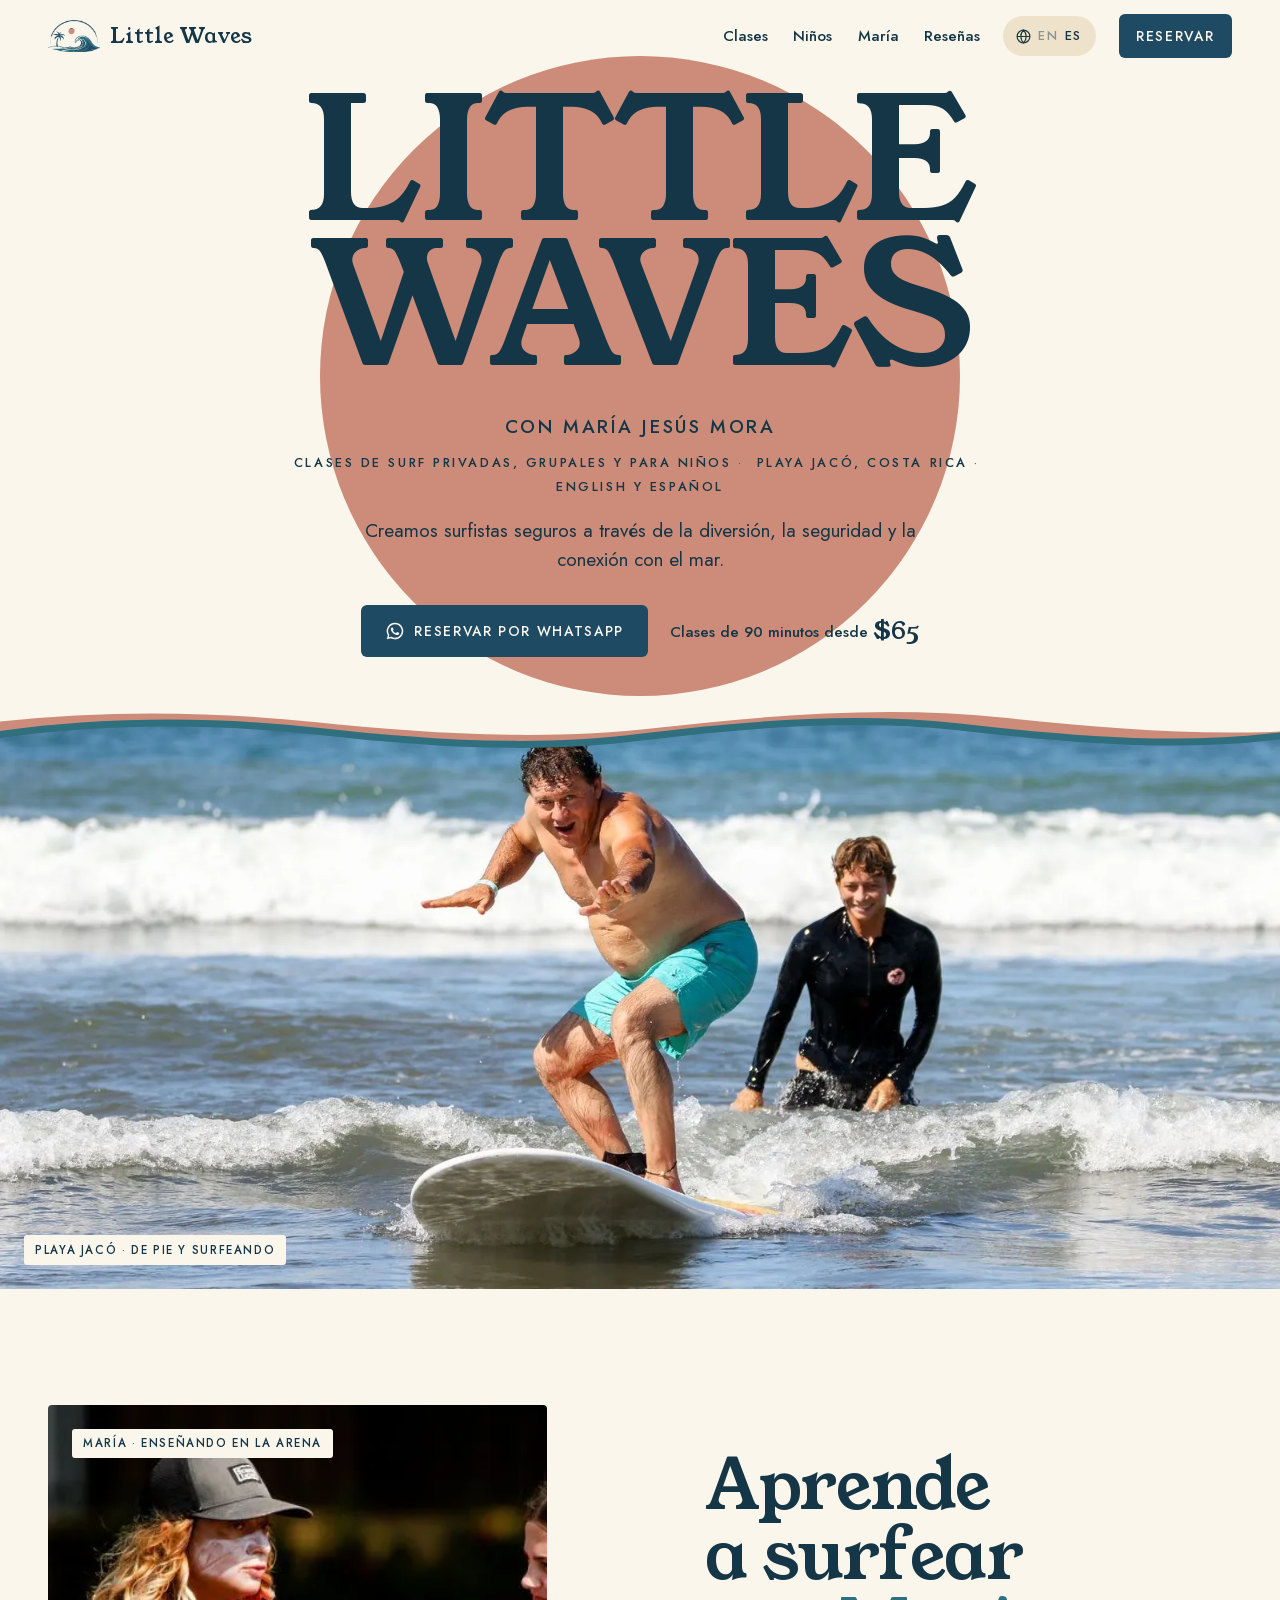
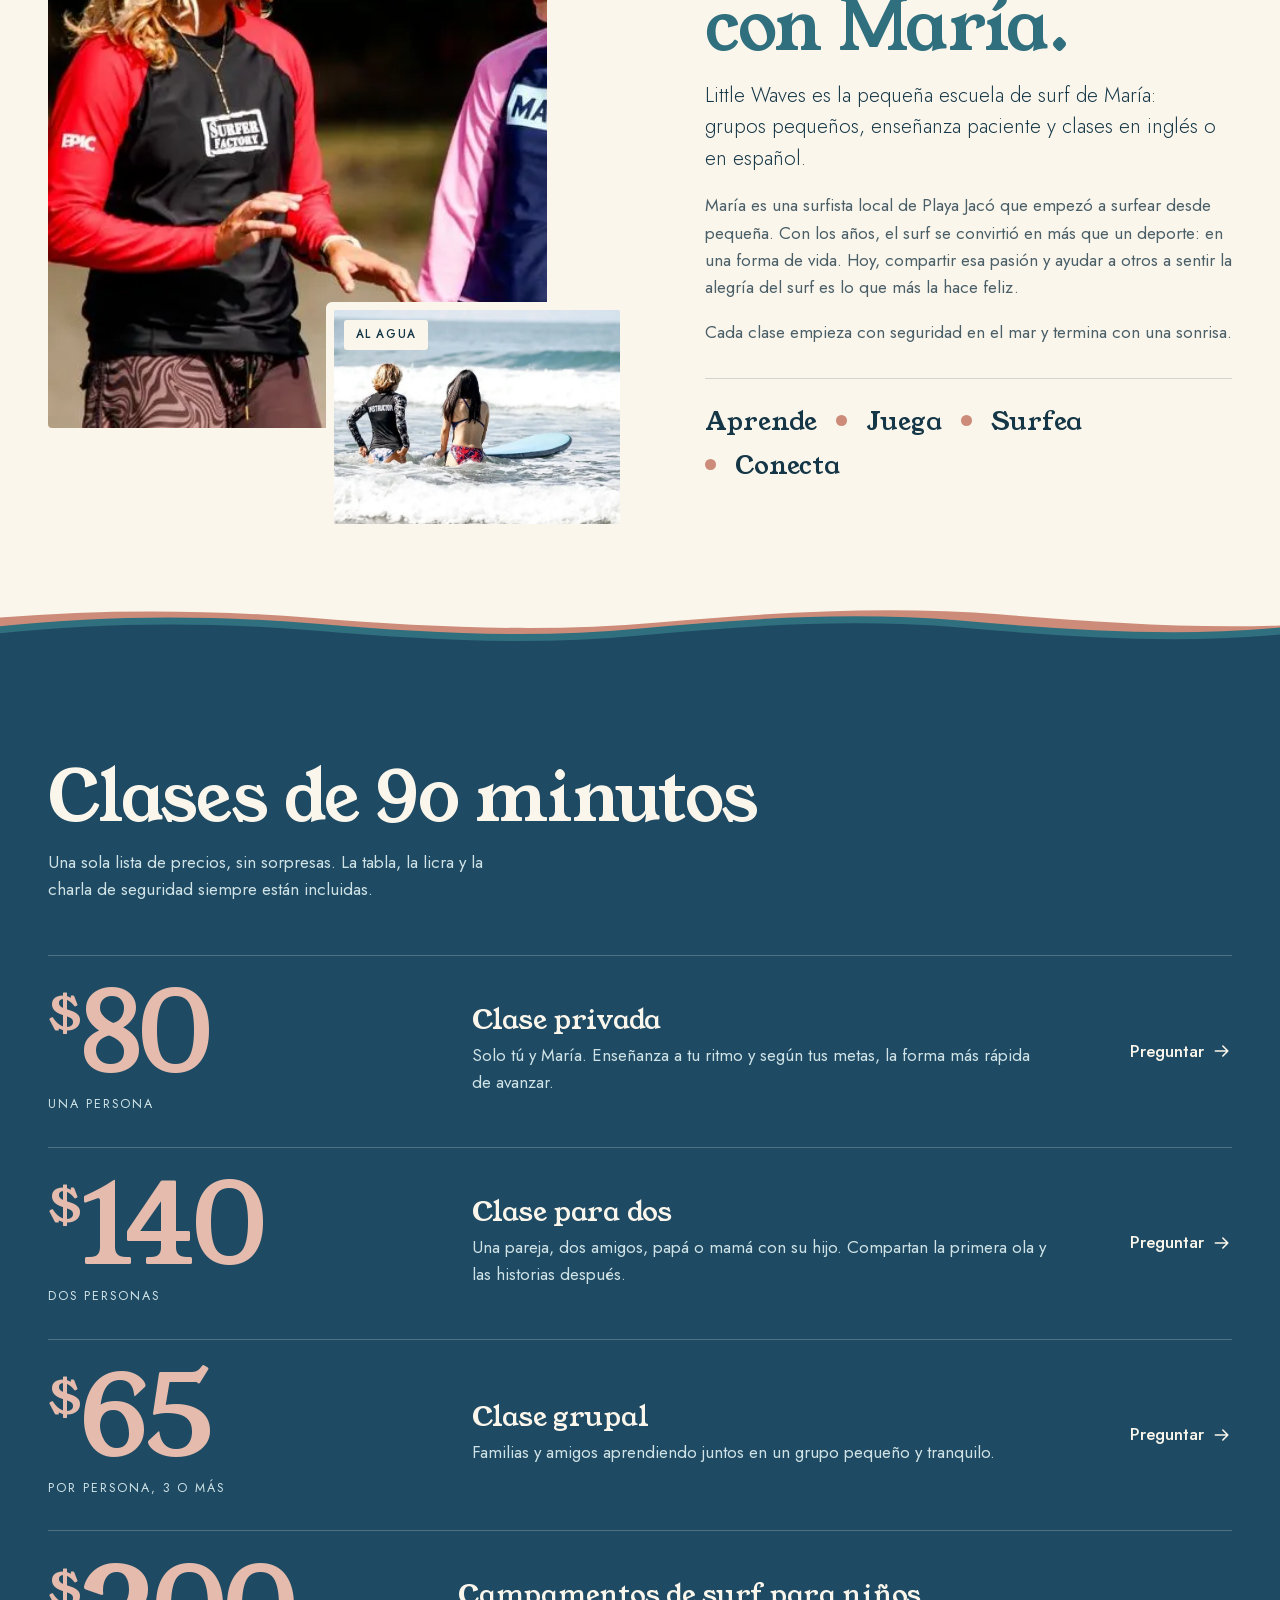
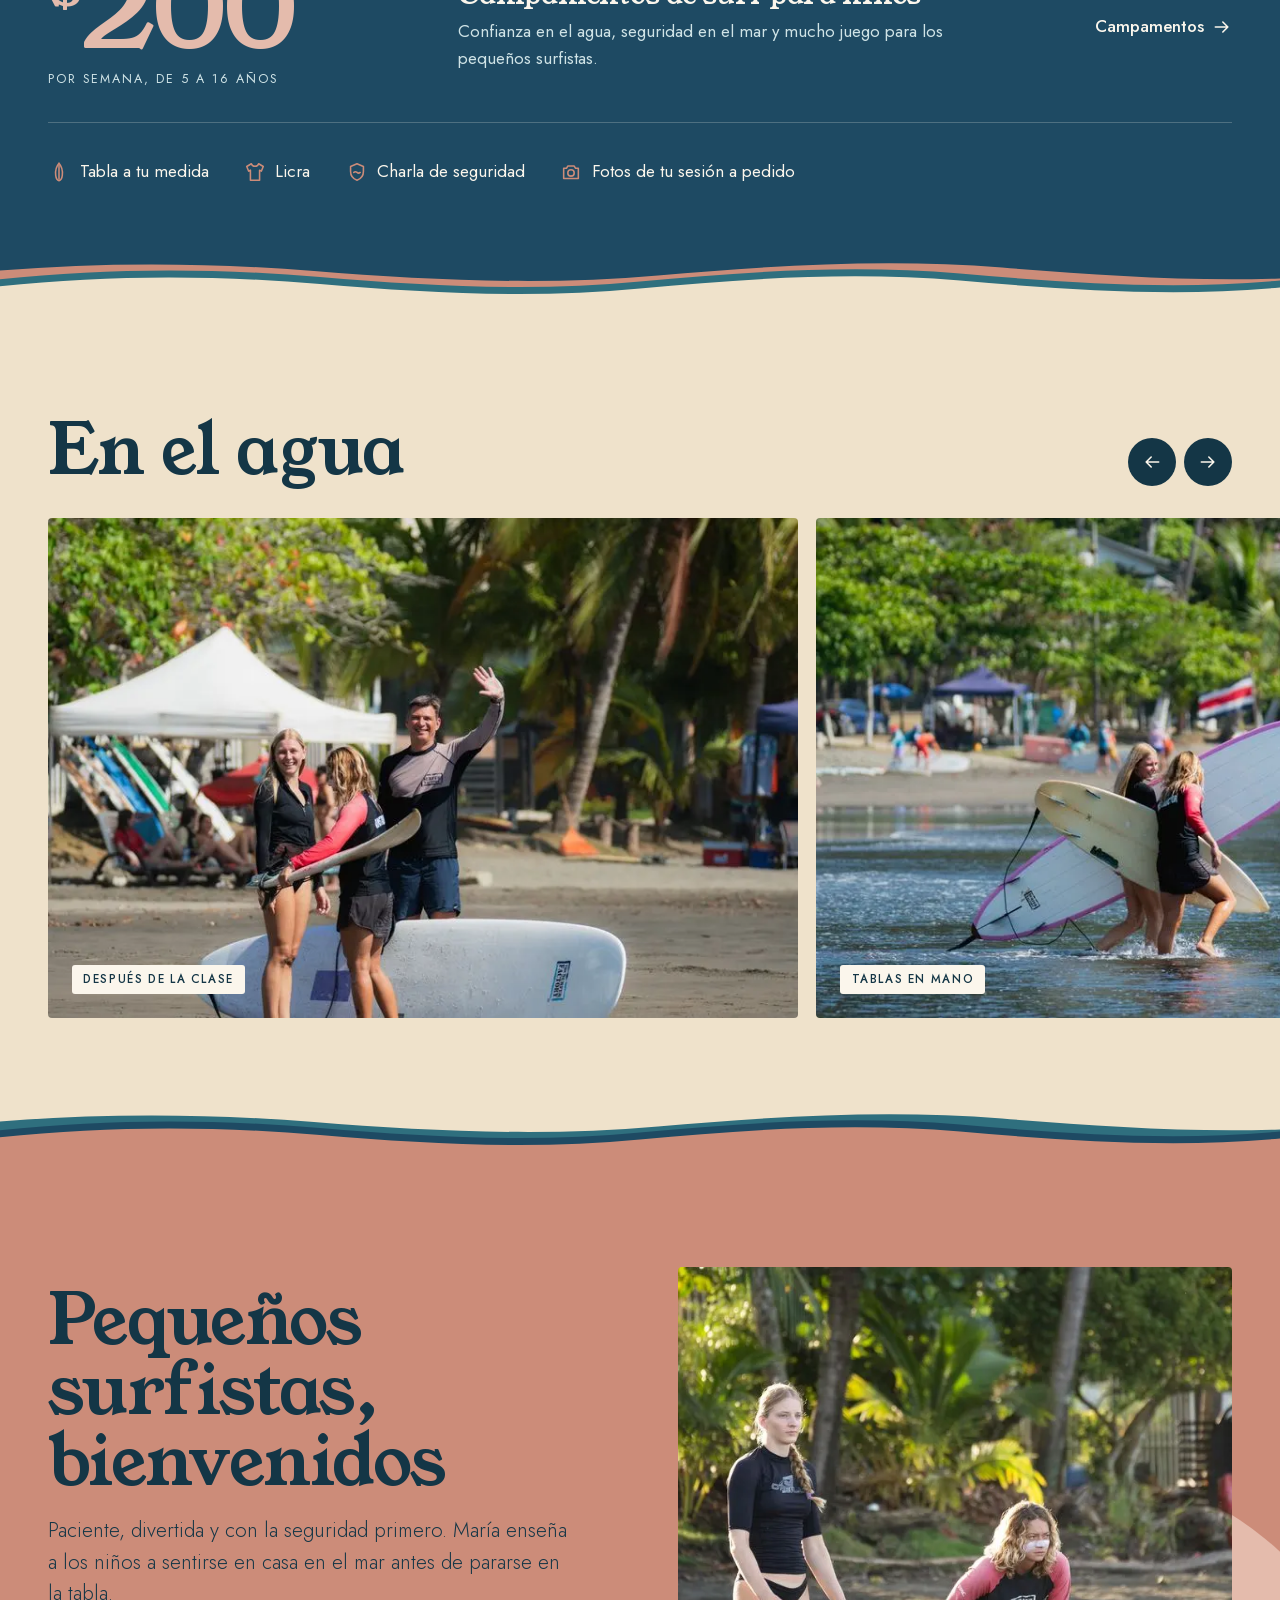
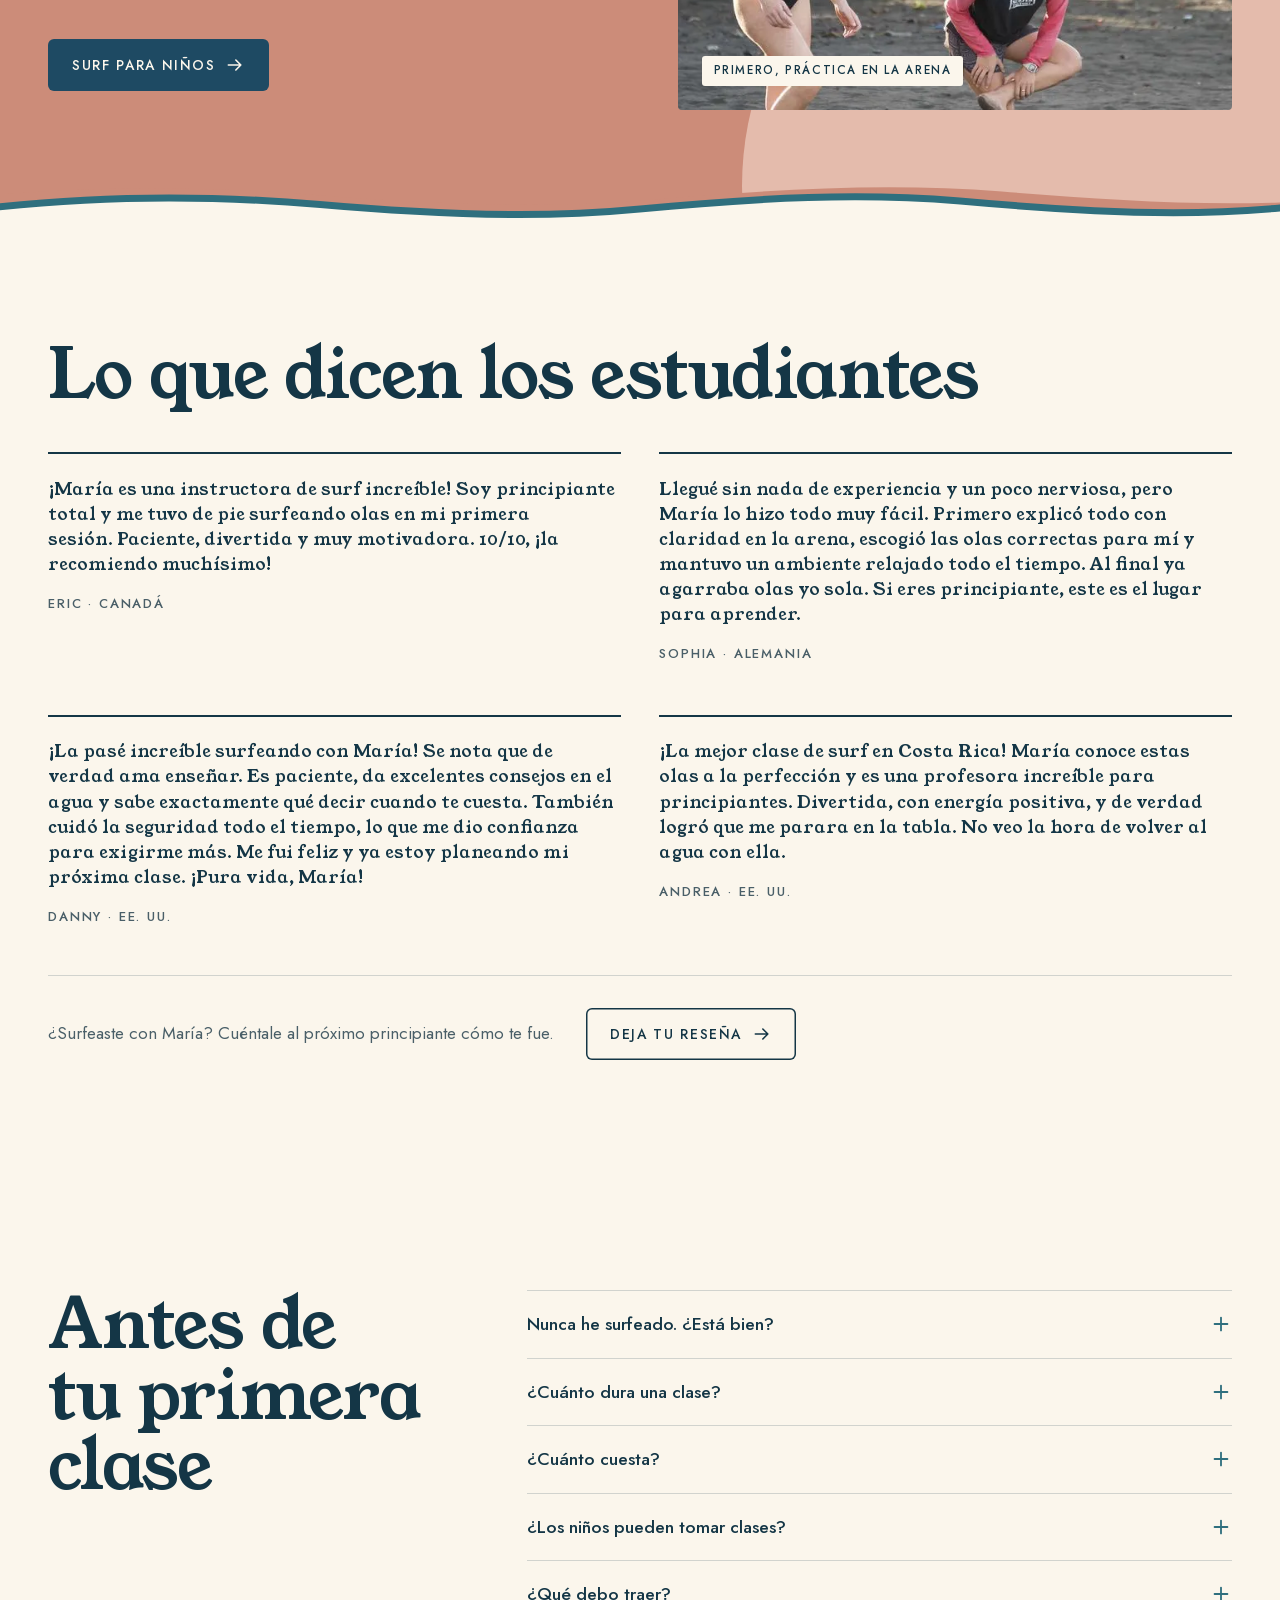
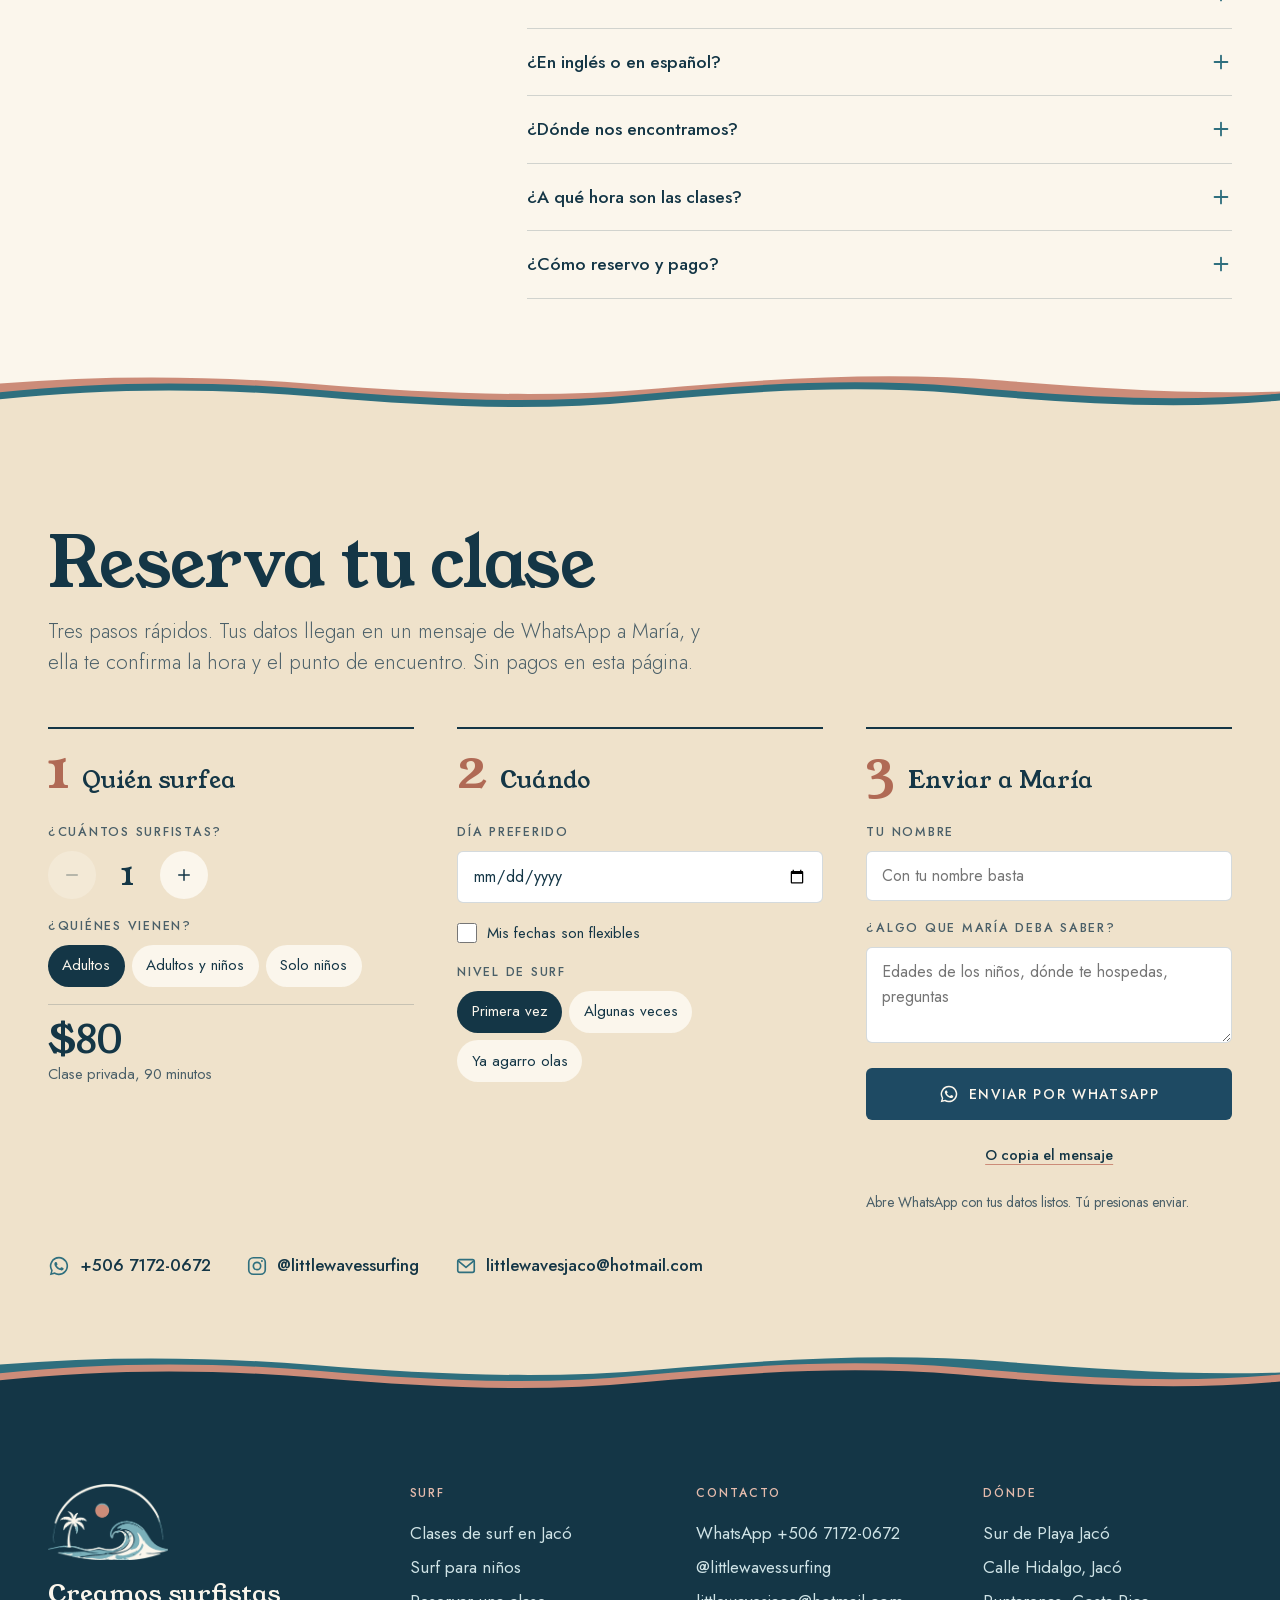
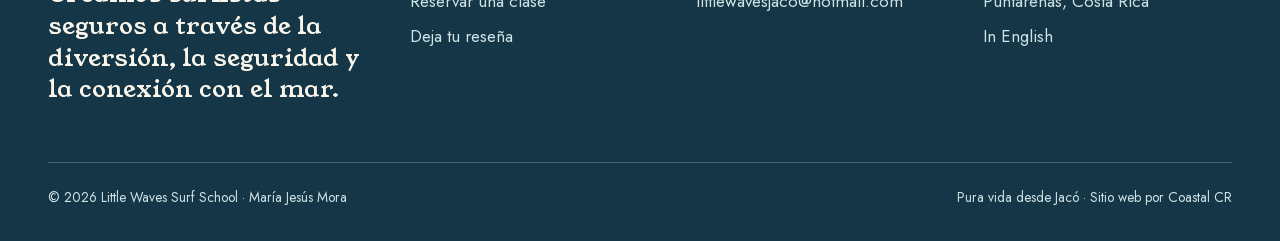
<file: es/index.html>
<!DOCTYPE html>
<html lang="es">
<head>
<meta charset="utf-8">
<meta name="viewport" content="width=device-width, initial-scale=1, viewport-fit=cover">
<title>Little Waves Surf School | Clases de Surf en Playa Jacó, Costa Rica</title>
<meta name="description" content="Clases de surf en Playa Jacó con la instructora local María Jesús Mora. Privada $80, dos personas $140, grupos $65 por persona. 90 minutos, tabla incluida. Inglés y español.">
<meta name="robots" content="index, follow, max-image-preview:large">
<link rel="canonical" href="https://littlewavessurf.com/es/">
<link rel="alternate" hreflang="en" href="https://littlewavessurf.com/"><link rel="alternate" hreflang="es" href="https://littlewavessurf.com/es/"><link rel="alternate" hreflang="x-default" href="https://littlewavessurf.com/">
<meta name="theme-color" content="#FBF6EC">
<meta property="og:type" content="website">
<meta property="og:site_name" content="Little Waves Surf School">
<meta property="og:locale" content="es_CR">
<meta property="og:title" content="Little Waves Surf School | Clases de Surf en Playa Jacó, Costa Rica">
<meta property="og:description" content="Clases de surf en Playa Jacó con la instructora local María Jesús Mora. Privada $80, dos personas $140, grupos $65 por persona. 90 minutos, tabla incluida. Inglés y español.">
<meta property="og:url" content="https://littlewavessurf.com/es/">
<meta property="og:image" content="https://littlewavessurf.com/img/og-card.jpg">
<meta property="og:image:width" content="1200"><meta property="og:image:height" content="630">
<meta name="twitter:card" content="summary_large_image">
<link rel="icon" type="image/png" href="../img/icon-180.png">
<link rel="apple-touch-icon" href="../img/icon-180.png">
<link rel="preload" href="../fonts/youngserif-latin.woff2" as="font" type="font/woff2" crossorigin>
<link rel="preload" href="../fonts/jost-latin.woff2" as="font" type="font/woff2" crossorigin>
<link rel="stylesheet" href="../assets/site.css?v=202609261140">
<script type="application/ld+json">{"@context":"https://schema.org","@graph":[{"@type":"SportsActivityLocation","@id":"https://littlewavessurf.com/#school","name":"Little Waves Surf School","url":"https://littlewavessurf.com/","image":"https://littlewavessurf.com/img/standup-1600.jpg","logo":"https://littlewavessurf.com/img/mark-ink-512.png","telephone":"+506 7172 0672","email":"littlewavesjaco@hotmail.com","description":"Clases de surf en Playa Jacó con la instructora local María Jesús Mora. Privada $80, dos personas $140, grupos $65 por persona. 90 minutos, tabla incluida. Inglés y español.","foundingDate":"2026","address":{"@type":"PostalAddress","streetAddress":"Calle Hidalgo, Playa Jacó","addressLocality":"Jacó","addressRegion":"Puntarenas","addressCountry":"CR"},"areaServed":"Jacó, Puntarenas, Costa Rica","priceRange":"$65-$200","knowsLanguage":["en","es"],"sameAs":["https://instagram.com/littlewavessurfing"],"founder":{"@type":"Person","name":"María Jesús Mora","jobTitle":"Surf instructor"},"makesOffer":[{"@type":"Offer","price":"80","priceCurrency":"USD","itemOffered":{"@type":"Service","name":"Clase de surf privada (90 minutos)"}},{"@type":"Offer","price":"140","priceCurrency":"USD","itemOffered":{"@type":"Service","name":"Clase de surf para dos personas (90 minutos)"}},{"@type":"Offer","price":"65","priceCurrency":"USD","itemOffered":{"@type":"Service","name":"Clase de surf grupal, por persona, 3 o más (90 minutos)"}},{"@type":"Offer","price":"200","priceCurrency":"USD","itemOffered":{"@type":"Service","name":"Campamento de surf para niños, 5 a 16 años, por semana"}}]},{"@type":"FAQPage","@id":"https://littlewavessurf.com/es/#faq","mainEntity":[{"@type":"Question","name":"Nunca he surfeado. ¿Está bien?","acceptedAnswer":{"@type":"Answer","text":"Sí. Las clases están pensadas para principiantes, y cada una empieza con una charla de seguridad en la arena antes de entrar al agua."}},{"@type":"Question","name":"¿Cuánto dura una clase?","acceptedAnswer":{"@type":"Answer","text":"90 minutos, privada o grupal."}},{"@type":"Question","name":"¿Cuánto cuesta?","acceptedAnswer":{"@type":"Answer","text":"$80 la clase privada, $140 para dos personas y $65 por persona para tres o más. La tabla, la licra y la charla de seguridad están incluidas."}},{"@type":"Question","name":"¿Los niños pueden tomar clases?","acceptedAnswer":{"@type":"Answer","text":"Sí. María enseña a niños y adultos, y organiza campamentos de surf semanales para niños de 5 a 16 años ($200 por semana)."}},{"@type":"Question","name":"¿Dónde nos encontramos?","acceptedAnswer":{"@type":"Answer","text":"En el sur de Playa Jacó, por Calle Hidalgo. María te manda el punto exacto por WhatsApp."}},{"@type":"Question","name":"¿A qué hora son las clases?","acceptedAnswer":{"@type":"Answer","text":"Depende de la marea. María escoge la mejor hora para tu nivel y te la confirma por WhatsApp."}},{"@type":"Question","name":"¿En inglés o en español?","acceptedAnswer":{"@type":"Answer","text":"Los dos. María enseña en inglés y en español."}}]}]}</script>
</head>
<body>
<svg width="0" height="0" style="position:absolute" aria-hidden="true" focusable="false">
  <symbol id="i-wa" viewBox="0 0 24 24"><path fill="currentColor" d="M12 2a10 10 0 0 0-8.6 15.1L2 22l5-1.3A10 10 0 1 0 12 2zm0 18.2c-1.5 0-3-.4-4.3-1.2l-.3-.2-3 .8.8-2.9-.2-.3A8.2 8.2 0 1 1 12 20.2zm4.5-6.1c-.2-.1-1.5-.7-1.7-.8-.2-.1-.4-.1-.6.1l-.8 1c-.1.2-.3.2-.5.1a6.7 6.7 0 0 1-3.3-2.9c-.2-.4.2-.4.7-1.3.1-.2 0-.3 0-.4l-.8-1.8c-.2-.5-.4-.4-.6-.4h-.5c-.2 0-.4.1-.6.3-.2.2-.8.8-.8 2s.9 2.3 1 2.5c.1.2 1.7 2.6 4.2 3.7 1.6.7 2.2.7 3 .6.5-.1 1.5-.6 1.7-1.2.2-.6.2-1.1.1-1.2 0-.1-.2-.2-.5-.3z"/></symbol>
  <symbol id="i-ig" viewBox="0 0 24 24"><g fill="none" stroke="currentColor" stroke-width="1.8"><rect x="3" y="3" width="18" height="18" rx="5"/><circle cx="12" cy="12" r="4"/></g><circle cx="17.4" cy="6.6" r="1.1" fill="currentColor"/></symbol>
  <symbol id="i-mail" viewBox="0 0 24 24"><g fill="none" stroke="currentColor" stroke-width="1.8" stroke-linejoin="round"><rect x="3" y="5" width="18" height="14" rx="2"/><path d="m3.5 6.5 8.5 7 8.5-7"/></g></symbol>
  <symbol id="i-pin" viewBox="0 0 24 24"><g fill="none" stroke="currentColor" stroke-width="1.8"><path d="M12 21s-7-6.2-7-11.5a7 7 0 0 1 14 0C19 14.8 12 21 12 21z"/><circle cx="12" cy="9.5" r="2.5"/></g></symbol>
  <symbol id="i-globe" viewBox="0 0 24 24"><g fill="none" stroke="currentColor" stroke-width="1.7"><circle cx="12" cy="12" r="9"/><path d="M3 12h18M12 3c2.6 2.6 3.8 5.6 3.8 9s-1.2 6.4-3.8 9c-2.6-2.6-3.8-5.6-3.8-9S9.4 5.6 12 3z"/></g></symbol>
  <symbol id="i-menu" viewBox="0 0 24 24"><path d="M3 7h18M3 12h18M3 17h12" fill="none" stroke="currentColor" stroke-width="1.9" stroke-linecap="round"/></symbol>
  <symbol id="i-close" viewBox="0 0 24 24"><path d="M6 6l12 12M18 6 6 18" fill="none" stroke="currentColor" stroke-width="1.9" stroke-linecap="round"/></symbol>
  <symbol id="i-plus" viewBox="0 0 24 24"><path d="M12 5v14M5 12h14" fill="none" stroke="currentColor" stroke-width="2" stroke-linecap="round"/></symbol>
  <symbol id="i-minus" viewBox="0 0 24 24"><path d="M5 12h14" fill="none" stroke="currentColor" stroke-width="2" stroke-linecap="round"/></symbol>
  <symbol id="i-arrow" viewBox="0 0 24 24"><path d="M4 12h15m-6-6 6 6-6 6" fill="none" stroke="currentColor" stroke-width="1.9" stroke-linecap="round" stroke-linejoin="round"/></symbol>
  <symbol id="i-left" viewBox="0 0 24 24"><path d="M20 12H5m6-6-6 6 6 6" fill="none" stroke="currentColor" stroke-width="1.9" stroke-linecap="round" stroke-linejoin="round"/></symbol>
  <symbol id="i-check" viewBox="0 0 24 24"><g fill="none" stroke="currentColor" stroke-width="1.9" stroke-linecap="round" stroke-linejoin="round"><circle cx="12" cy="12" r="9"/><path d="m8 12.5 2.7 2.7L16.5 9.5"/></g></symbol>
  <symbol id="i-board" viewBox="0 0 24 24"><g fill="none" stroke="currentColor" stroke-width="1.7" stroke-linecap="round"><path d="M12 2.5c3 3.5 4.2 8.3 3.6 13.2-.3 2.6-1.6 5.3-3.6 5.8-2-.5-3.3-3.2-3.6-5.8-.6-4.9.6-9.7 3.6-13.2z"/><path d="M12 5v15"/></g></symbol>
  <symbol id="i-shirt" viewBox="0 0 24 24"><path d="M8 3 3 6l2 5 2-1v11h10V10l2 1 2-5-5-3c-.5 1.7-2 2.8-4 2.8S8.5 4.7 8 3z" fill="none" stroke="currentColor" stroke-width="1.7" stroke-linejoin="round"/></symbol>
  <symbol id="i-shield" viewBox="0 0 24 24"><g fill="none" stroke="currentColor" stroke-width="1.7" stroke-linejoin="round" stroke-linecap="round"><path d="M12 3 5 6v5.5c0 4.4 3 8 7 9.5 4-1.5 7-5.1 7-9.5V6l-7-3z"/><path d="M8.5 12.5c1.2-1 2.3-1 3.5 0s2.3 1 3.5 0"/></g></symbol>
  <symbol id="i-camera" viewBox="0 0 24 24"><g fill="none" stroke="currentColor" stroke-width="1.7" stroke-linejoin="round"><path d="M4 8h3l1.5-2.5h7L17 8h3v11H4z"/><circle cx="12" cy="13" r="3.5"/></g></symbol>
  <symbol id="i-star" viewBox="0 0 24 24"><path fill="currentColor" d="m12 3 2.7 5.6 6.1.9-4.4 4.3 1 6.1L12 17l-5.4 2.9 1-6.1-4.4-4.3 6.1-.9z"/></symbol>
  <symbol id="i-copy" viewBox="0 0 24 24"><g fill="none" stroke="currentColor" stroke-width="1.7"><rect x="8" y="8" width="12" height="12" rx="2"/><path d="M16 8V5a1 1 0 0 0-1-1H5a1 1 0 0 0-1 1v10a1 1 0 0 0 1 1h3"/></g></symbol>
</svg>
<a class="sr" href="#main">Saltar al contenido</a>
<header class="top" id="top">
  <div class="wrap top-in">
    <a class="brand" href="../es/" aria-label="Little Waves Surf School, inicio">
      <img src="../img/mark-ink-160.png" width="160" height="101" alt="" />
      <span>Little Waves</span>
    </a>
    <nav class="nav" aria-label="Principal">
      <a href="../es/clases-de-surf-jaco/">Clases</a>
      <a href="../es/campamentos-de-surf-ninos/">Niños</a>
      <a href="../es/#maria">María</a>
      <a href="../es/#reviews">Reseñas</a>
    </nav>
    <a class="lang" href="../" hreflang="en" data-lang-switch="en" aria-label="View in English">
      <svg aria-hidden="true"><use href="#i-globe"/></svg><b class="">EN</b><b class="on">ES</b>
    </a>
    <a class="btn btn-sea btn-top" href="../es/#book">Reservar</a>
    <button class="menu-btn" type="button" aria-label="Abrir menú" aria-controls="sheet" aria-expanded="false" data-menu-open><svg aria-hidden="true"><use href="#i-menu"/></svg></button>
  </div>
</header>
<div class="sheet" id="sheet" role="dialog" aria-modal="true" aria-label="Menú">
  <div class="sheet-head">
    <a class="brand" href="../es/"><img src="../img/mark-ink-160.png" width="44" alt="" /><span>Little Waves</span></a>
    <button class="menu-btn" type="button" aria-label="Cerrar menú" data-menu-close style="display:inline-flex"><svg aria-hidden="true"><use href="#i-close"/></svg></button>
  </div>
  <nav aria-label="Móvil">
    <a href="../es/">Inicio</a>
    <a href="../es/clases-de-surf-jaco/">Clases de surf</a>
    <a href="../es/campamentos-de-surf-ninos/">Surf para niños</a>
    <a href="../es/#maria">Conoce a María</a>
    <a href="../es/#reviews">Reseñas</a>
    <a href="../" data-lang-switch="en">In English</a>
  </nav>
  <a class="btn btn-sea" href="../es/#book" data-menu-close><svg aria-hidden="true"><use href="#i-wa"/></svg>Reservar por WhatsApp</a>
</div>
<main id="main">
<section class="poster" aria-labelledby="title">
  <div class="sun" aria-hidden="true" data-sun></div>
  <div class="sky wrap">
    <h1 class="bill-title" id="title"><span>Little</span> <span>Waves</span></h1>
    <p class="billing"><span class="star">Con María Jesús Mora</span> <span>Clases de surf privadas, grupales y para niños<i>·</i></span> <span>Playa Jacó, Costa Rica<i>·</i></span> <span>English y Español</span></p>
    <p class="tagline">Creamos surfistas seguros a través de la diversión, la seguridad y la conexión con el mar.</p>
    <div class="cta-row">
      <a class="btn btn-sea" href="#book"><svg aria-hidden="true"><use href="#i-wa"/></svg>Reservar por WhatsApp</a>
      <span class="from">Clases de 90 minutos desde <b>$65</b></span>
    </div>
  </div>
  <figure class="sea-plate">
    <picture><source type="image/webp" srcset="../img/standup-800.webp 800w, ../img/standup-1600.webp 1600w" sizes="100vw"><img src="../img/standup-1600.jpg" srcset="../img/standup-800.jpg 800w, ../img/standup-1600.jpg 1600w" sizes="100vw" width="1600" height="1056" alt="Un estudiante de pie sobre una ola durante una clase de surf en Playa Jacó" fetchpriority="high"></picture>
    <figcaption class="ticket">Playa Jacó <b>·</b> De pie y surfeando</figcaption>
  </figure>
</section>

<section class="band b-paper pad" id="maria" aria-labelledby="maria-h">
  <div class="wrap maria">
    <div class="maria-plates">
      <figure class="p1">
        <picture><source type="image/webp" srcset="../img/teaching-800.webp 800w, ../img/teaching-1600.webp 1600w" sizes="(max-width:860px) 92vw, 50vw"><img src="../img/teaching-1600.jpg" srcset="../img/teaching-800.jpg 800w, ../img/teaching-1600.jpg 1600w" sizes="(max-width:860px) 92vw, 50vw" width="1600" height="1060" alt="María enseñando a una joven estudiante en la playa de Jacó" loading="lazy" decoding="async"></picture>
        <figcaption class="ticket">María <b>·</b> Enseñando en la arena</figcaption>
      </figure>
      <figure class="p2">
        <picture><source type="image/webp" srcset="../img/walkin-800.webp 800w, ../img/walkin-1600.webp 1600w" sizes="(max-width:860px) 50vw, 26vw"><img src="../img/walkin-1600.jpg" srcset="../img/walkin-800.jpg 800w, ../img/walkin-1600.jpg 1600w" sizes="(max-width:860px) 50vw, 26vw" width="1600" height="1060" alt="María entrando al mar con una estudiante" loading="lazy" decoding="async"></picture>
        <figcaption class="ticket">Al agua</figcaption>
      </figure>
    </div>
    <div>
      <h2 id="maria-h">Aprende a surfear <em>con María.</em></h2>
      <p class="lede">Little Waves es la pequeña escuela de surf de María: grupos pequeños, enseñanza paciente y clases en inglés o en español.</p>
      <p>María es una surfista local de Playa Jacó que empezó a surfear desde pequeña. Con los años, el surf se convirtió en más que un deporte: en una forma de vida. Hoy, compartir esa pasión y ayudar a otros a sentir la alegría del surf es lo que más la hace feliz.</p>
      <p>Cada clase empieza con seguridad en el mar y termina con una sonrisa.</p>
      <div class="values" aria-label="La base de cada clase"><span>Aprende</span><span>Juega</span><span>Surfea</span><span>Conecta</span></div>
    </div>
  </div>
</section>

<section class="band edge b-sea pad" id="lessons" aria-labelledby="lessons-h"><i class="ink" aria-hidden="true"></i>
  <div class="wrap">
    <div class="bill-head">
      <h2 id="lessons-h">Clases de 90 minutos</h2>
      <p>Una sola lista de precios, sin sorpresas. La tabla, la licra y la charla de seguridad siempre están incluidas.</p>
    </div>
    <ul class="bill">
      <li>
        <div class="price"><sup>$</sup>80<small>Una persona</small></div>
        <div><h3>Clase privada</h3><p>Solo tú y María. Enseñanza a tu ritmo y según tus metas, la forma más rápida de avanzar.</p></div>
        <a class="ask" href="https://wa.me/50671720672" data-wa data-wa-msg="private"><span class="t">Preguntar</span> <svg class="arrow" width="20" height="20" aria-hidden="true"><use href="#i-arrow"/></svg></a>
      </li>
      <li>
        <div class="price"><sup>$</sup>140<small>Dos personas</small></div>
        <div><h3>Clase para dos</h3><p>Una pareja, dos amigos, papá o mamá con su hijo. Compartan la primera ola y las historias después.</p></div>
        <a class="ask" href="https://wa.me/50671720672" data-wa data-wa-msg="two"><span class="t">Preguntar</span> <svg class="arrow" width="20" height="20" aria-hidden="true"><use href="#i-arrow"/></svg></a>
      </li>
      <li>
        <div class="price"><sup>$</sup>65<small>Por persona, 3 o más</small></div>
        <div><h3>Clase grupal</h3><p>Familias y amigos aprendiendo juntos en un grupo pequeño y tranquilo.</p></div>
        <a class="ask" href="https://wa.me/50671720672" data-wa data-wa-msg="group"><span class="t">Preguntar</span> <svg class="arrow" width="20" height="20" aria-hidden="true"><use href="#i-arrow"/></svg></a>
      </li>
      <li>
        <div class="price"><sup>$</sup>200<small>Por semana, de 5 a 16 años</small></div>
        <div><h3>Campamentos de surf para niños</h3><p>Confianza en el agua, seguridad en el mar y mucho juego para los pequeños surfistas.</p></div>
        <a class="ask" href="../es/campamentos-de-surf-ninos/"><span class="t">Campamentos</span> <svg class="arrow" width="20" height="20" aria-hidden="true"><use href="#i-arrow"/></svg></a>
      </li>
    </ul>
    <div class="included">
      <span><svg aria-hidden="true"><use href="#i-board"/></svg>Tabla a tu medida</span>
      <span><svg aria-hidden="true"><use href="#i-shirt"/></svg>Licra</span>
      <span><svg aria-hidden="true"><use href="#i-shield"/></svg>Charla de seguridad</span>
      <span><svg aria-hidden="true"><use href="#i-camera"/></svg>Fotos de tu sesión a pedido</span>
    </div>
  </div>
</section>

<section class="band edge b-sand pad" aria-labelledby="reel-h"><i class="ink" aria-hidden="true"></i>
  <div class="wrap reel-head">
    <h2 id="reel-h">En el agua</h2>
    <div class="reel-ctrl">
      <button type="button" data-reel="-1" aria-label="Fotos anteriores"><svg aria-hidden="true"><use href="#i-left"/></svg></button>
      <button type="button" data-reel="1" aria-label="Más fotos"><svg aria-hidden="true"><use href="#i-arrow"/></svg></button>
    </div>
  </div>
  <div class="reel" id="reel" tabindex="0" aria-label="Fotos de clases">
    <figure><picture><source type="image/webp" srcset="../img/family-800.webp 800w, ../img/family-1600.webp 1600w" sizes="(max-width:640px) 460px, 760px"><img src="../img/family-1600.jpg" srcset="../img/family-800.jpg 800w, ../img/family-1600.jpg 1600w" sizes="(max-width:640px) 460px, 760px" width="1600" height="1067" alt="Una familia con su tabla después de una clase" loading="lazy" decoding="async"></picture><figcaption class="ticket">Después de la clase</figcaption></figure>
    <figure><picture><source type="image/webp" srcset="../img/boards-800.webp 800w, ../img/boards-1600.webp 1600w" sizes="(max-width:640px) 460px, 760px"><img src="../img/boards-1600.jpg" srcset="../img/boards-800.jpg 800w, ../img/boards-1600.jpg 1600w" sizes="(max-width:640px) 460px, 760px" width="1600" height="1067" alt="Dos estudiantes entrando al agua con sus tablas" loading="lazy" decoding="async"></picture><figcaption class="ticket">Tablas en mano</figcaption></figure>
    <figure><picture><source type="image/webp" srcset="../img/drone-800.webp 800w, ../img/drone-1600.webp 1600w" sizes="(max-width:640px) 540px, 900px"><img src="../img/drone-1600.jpg" srcset="../img/drone-800.jpg 800w, ../img/drone-1600.jpg 1600w" sizes="(max-width:640px) 540px, 900px" width="1600" height="900" alt="Una clase de surf vista desde arriba en el agua verde del Pacífico" loading="lazy" decoding="async"></picture><figcaption class="ticket">Desde arriba</figcaption></figure>
    <figure><picture><source type="image/webp" srcset="../img/laugh-800.webp 800w, ../img/laugh-1600.webp 1600w" sizes="(max-width:640px) 460px, 760px"><img src="../img/laugh-1600.jpg" srcset="../img/laugh-800.jpg 800w, ../img/laugh-1600.jpg 1600w" sizes="(max-width:640px) 460px, 760px" width="1600" height="1064" alt="Dos surfistas riendo en la playa con una tabla" loading="lazy" decoding="async"></picture><figcaption class="ticket">En la arena</figcaption></figure>
    <figure><picture><source type="image/webp" srcset="../img/ride2-800.webp 800w, ../img/ride2-1600.webp 1600w" sizes="(max-width:640px) 460px, 760px"><img src="../img/ride2-1600.jpg" srcset="../img/ride2-800.jpg 800w, ../img/ride2-1600.jpg 1600w" sizes="(max-width:640px) 460px, 760px" width="1600" height="1067" alt="Un surfista en una ola limpia en Jacó" loading="lazy" decoding="async"></picture><figcaption class="ticket">Playa Jacó <b>·</b> Un buen día</figcaption></figure>
    <figure><picture><source type="image/webp" srcset="../img/boards2-800.webp 800w, ../img/boards2-1600.webp 1600w" sizes="(max-width:640px) 460px, 760px"><img src="../img/boards2-1600.jpg" srcset="../img/boards2-800.jpg 800w, ../img/boards2-1600.jpg 1600w" sizes="(max-width:640px) 460px, 760px" width="1600" height="1067" alt="Dos surfistas entrando al agua con sus tablas" loading="lazy" decoding="async"></picture><figcaption class="ticket">Listos</figcaption></figure>
    <figure><picture><source type="image/webp" srcset="../img/water-800.webp 800w, ../img/water-1600.webp 1600w" sizes="(max-width:640px) 460px, 760px"><img src="../img/water-1600.jpg" srcset="../img/water-800.jpg 800w, ../img/water-1600.jpg 1600w" sizes="(max-width:640px) 460px, 760px" width="1600" height="1067" alt="Esperando una ola juntos en el agua" loading="lazy" decoding="async"></picture><figcaption class="ticket">Esperando la serie</figcaption></figure>
    <figure><picture><source type="image/webp" srcset="../img/ride1-800.webp 800w, ../img/ride1-1600.webp 1600w" sizes="(max-width:640px) 460px, 760px"><img src="../img/ride1-1600.jpg" srcset="../img/ride1-800.jpg 800w, ../img/ride1-1600.jpg 1600w" sizes="(max-width:640px) 460px, 760px" width="1600" height="1067" alt="Un surfista dentro de una ola en Jacó" loading="lazy" decoding="async"></picture><figcaption class="ticket">Más adentro</figcaption></figure>
  </div>
</section>

<section class="band edge b-sun pad kids-band" aria-labelledby="kids-h"><i class="ink" aria-hidden="true"></i>
  <div class="rise-clip" aria-hidden="true"><div class="rise"></div></div>
  <div class="wrap kids">
    <div>
      <h2 id="kids-h">Pequeños surfistas, bienvenidos</h2>
      <p class="lede">Paciente, divertida y con la seguridad primero. María enseña a los niños a sentirse en casa en el mar antes de pararse en la tabla.</p>
      <a class="btn btn-sea" href="../es/campamentos-de-surf-ninos/">Surf para niños <svg class="arrow" aria-hidden="true"><use href="#i-arrow"/></svg></a>
    </div>
    <figure>
      <picture><source type="image/webp" srcset="../img/sand-800.webp 800w, ../img/sand-1600.webp 1600w" sizes="(max-width:860px) 92vw, 46vw"><img src="../img/sand-1600.jpg" srcset="../img/sand-800.jpg 800w, ../img/sand-1600.jpg 1600w" sizes="(max-width:860px) 92vw, 46vw" width="1600" height="1067" alt="Una joven estudiante practicando en la arena con su instructora" loading="lazy" decoding="async"></picture>
      <figcaption class="ticket">Primero, práctica en la arena</figcaption>
    </figure>
  </div>
</section>

<section class="band edge b-paper pad" id="reviews" aria-labelledby="rev-h"><i class="ink" aria-hidden="true"></i>
  <div class="wrap">
    <h2 id="rev-h">Lo que dicen los estudiantes</h2>
    <div class="quotes q-even"><blockquote><p>¡María es una instructora de surf increíble! Soy principiante total y me tuvo de pie surfeando olas en mi primera sesión. Paciente, divertida y muy motivadora. 10/10, ¡la recomiendo muchísimo!</p><footer>Eric · Canadá</footer></blockquote><blockquote><p>Llegué sin nada de experiencia y un poco nerviosa, pero María lo hizo todo muy fácil. Primero explicó todo con claridad en la arena, escogió las olas correctas para mí y mantuvo un ambiente relajado todo el tiempo. Al final ya agarraba olas yo sola. Si eres principiante, este es el lugar para aprender.</p><footer>Sophia · Alemania</footer></blockquote><blockquote><p>¡La pasé increíble surfeando con María! Se nota que de verdad ama enseñar. Es paciente, da excelentes consejos en el agua y sabe exactamente qué decir cuando te cuesta. También cuidó la seguridad todo el tiempo, lo que me dio confianza para exigirme más. Me fui feliz y ya estoy planeando mi próxima clase. ¡Pura vida, María!</p><footer>Danny · EE. UU.</footer></blockquote><blockquote><p>¡La mejor clase de surf en Costa Rica! María conoce estas olas a la perfección y es una profesora increíble para principiantes. Divertida, con energía positiva, y de verdad logró que me parara en la tabla. No veo la hora de volver al agua con ella.</p><footer>Andrea · EE. UU.</footer></blockquote></div>
    <div class="review-ask">
      <p>¿Surfeaste con María? Cuéntale al próximo principiante cómo te fue.</p>
      <a class="btn btn-line" href="../es/resena/">Deja tu reseña <svg class="arrow" aria-hidden="true"><use href="#i-arrow"/></svg></a>
    </div>
  </div>
</section>

<section class="band b-paper pad" id="faq" aria-labelledby="faq-h">
  <div class="wrap faq">
    <h2 id="faq-h">Antes de tu primera clase</h2>
    <div>
      <details><summary>Nunca he surfeado. ¿Está bien?<svg aria-hidden="true"><use href="#i-plus"/></svg></summary><p>Sí. Las clases están pensadas para principiantes, y cada una empieza con una charla de seguridad en la arena antes de entrar al agua.</p></details>
      <details><summary>¿Cuánto dura una clase?<svg aria-hidden="true"><use href="#i-plus"/></svg></summary><p>90 minutos, privada o grupal.</p></details>
      <details><summary>¿Cuánto cuesta?<svg aria-hidden="true"><use href="#i-plus"/></svg></summary><p>$80 la clase privada, $140 para dos personas y $65 por persona para tres o más. La tabla, la licra y la charla de seguridad están incluidas.</p></details>
      <details><summary>¿Los niños pueden tomar clases?<svg aria-hidden="true"><use href="#i-plus"/></svg></summary><p>Sí. María enseña a niños y adultos, y organiza campamentos de surf semanales para niños de 5 a 16 años ($200 por semana).</p></details>
      <details><summary>¿Qué debo traer?<svg aria-hidden="true"><use href="#i-plus"/></svg></summary><p>Tu traje de baño, bloqueador y agua. La tabla y la licra te esperan listas.</p></details>
      <details><summary>¿En inglés o en español?<svg aria-hidden="true"><use href="#i-plus"/></svg></summary><p>Los dos. María enseña en inglés y en español.</p></details>
      <details><summary>¿Dónde nos encontramos?<svg aria-hidden="true"><use href="#i-plus"/></svg></summary><p>En el sur de Playa Jacó, por Calle Hidalgo. María te manda el punto exacto por WhatsApp.</p></details>
      <details><summary>¿A qué hora son las clases?<svg aria-hidden="true"><use href="#i-plus"/></svg></summary><p>Depende de la marea. María escoge la mejor hora para tu nivel y te la confirma por WhatsApp.</p></details>
      <details><summary>¿Cómo reservo y pago?<svg aria-hidden="true"><use href="#i-plus"/></svg></summary><p>Envía tus datos por WhatsApp. María te confirma la hora y dónde encontrarse. No se cobra nada en esta página.</p></details>
    </div>
  </div>
</section>


<section class="band edge b-sand pad" id="book" aria-labelledby="book-h"><i class="ink" aria-hidden="true"></i>
  <div class="wrap">
    <div class="book-head">
      <h2 id="book-h">Reserva tu clase</h2>
      <p class="lede">Tres pasos rápidos. Tus datos llegan en un mensaje de WhatsApp a María, y ella te confirma la hora y el punto de encuentro. Sin pagos en esta página.</p>
    </div>
    <form class="stations" id="planner" novalidate>
      <fieldset class="station">
        <legend class="station-n"><b>1</b><span>Quién surfea</span></legend>
        <div>
          <span class="field-label" id="ppl-l">¿Cuántos surfistas?</span>
          <div class="stepper" role="group" aria-labelledby="ppl-l">
            <button type="button" data-step="-1" aria-label="Uno menos"><svg aria-hidden="true"><use href="#i-minus"/></svg></button>
            <output id="ppl" aria-live="polite">1</output>
            <button type="button" data-step="1" aria-label="Uno más"><svg aria-hidden="true"><use href="#i-plus"/></svg></button>
          </div>
        </div>
        <div>
          <span class="field-label" id="who-l">¿Quiénes vienen?</span>
          <div class="chips" role="radiogroup" aria-labelledby="who-l">
            <label><input type="radio" name="who" value="adults" checked><span>Adultos</span></label>
            <label><input type="radio" name="who" value="mix"><span>Adultos y niños</span></label>
            <label><input type="radio" name="who" value="kids"><span>Solo niños</span></label>
          </div>
        </div>
        <div class="estimate" aria-live="polite">
          <b id="est-price">$80</b>
          <span id="est-note">Clase privada, 90 minutos</span>
        </div>
      </fieldset>
      <fieldset class="station">
        <legend class="station-n"><b>2</b><span>Cuándo</span></legend>
        <div>
          <label class="field-label" for="date">Día preferido</label>
          <input class="input" type="date" id="date" name="date">
        </div>
        <label class="check"><input type="checkbox" id="flex" name="flex"> Mis fechas son flexibles</label>
        <div>
          <span class="field-label" id="lvl-l">Nivel de surf</span>
          <div class="chips" role="radiogroup" aria-labelledby="lvl-l">
            <label><input type="radio" name="level" value="first" checked><span>Primera vez</span></label>
            <label><input type="radio" name="level" value="some"><span>Algunas veces</span></label>
            <label><input type="radio" name="level" value="good"><span>Ya agarro olas</span></label>
          </div>
        </div>
      </fieldset>
      <fieldset class="station">
        <legend class="station-n"><b>3</b><span>Enviar a María</span></legend>
        <div>
          <label class="field-label" for="name">Tu nombre</label>
          <input class="input" id="name" name="name" autocomplete="name" placeholder="Con tu nombre basta">
        </div>
        <div>
          <label class="field-label" for="notes">¿Algo que María deba saber?</label>
          <textarea class="input" id="notes" name="notes" placeholder="Edades de los niños, dónde te hospedas, preguntas"></textarea>
        </div>
        <button class="btn btn-sea" type="submit"><svg aria-hidden="true"><use href="#i-wa"/></svg>Enviar por WhatsApp</button>
        <button class="copy-btn" type="button" data-copy>O copia el mensaje</button>
        <p class="send-note">Abre WhatsApp con tus datos listos. Tú presionas enviar.</p>
      </fieldset>
    </form>
    <div class="contact-row">
      <a href="https://wa.me/50671720672" data-wa><svg aria-hidden="true"><use href="#i-wa"/></svg>+506 7172-0672</a>
      <a href="https://instagram.com/littlewavessurfing" rel="noopener" target="_blank"><svg aria-hidden="true"><use href="#i-ig"/></svg>@littlewavessurfing</a>
      <a href="mailto:littlewavesjaco@hotmail.com"><svg aria-hidden="true"><use href="#i-mail"/></svg>littlewavesjaco@hotmail.com</a>
    </div>
  </div>
</section>

</main>
<footer class="band edge b-night foot"><i class="ink" aria-hidden="true"></i>
  <div class="wrap">
    <div class="foot-grid">
      <div class="foot-brand">
        <img src="../img/mark-reverse-512.png" width="120" alt="Little Waves Surf School" loading="lazy" />
        <p>Creamos surfistas seguros a través de la diversión, la seguridad y la conexión con el mar.</p>
      </div>
      <div>
        <p class="foot-h">Surf</p>
        <a href="../es/clases-de-surf-jaco/">Clases de surf en Jacó</a>
        <a href="../es/campamentos-de-surf-ninos/">Surf para niños</a>
        <a href="../es/#book">Reservar una clase</a>
        <a href="../es/resena/">Deja tu reseña</a>
      </div>
      <div>
        <p class="foot-h">Contacto</p>
        <a href="https://wa.me/50671720672" data-wa>WhatsApp +506 7172-0672</a>
        <a href="https://instagram.com/littlewavessurfing" rel="noopener" target="_blank">@littlewavessurfing</a>
        <a href="mailto:littlewavesjaco@hotmail.com">littlewavesjaco@hotmail.com</a>
      </div>
      <div>
        <p class="foot-h">Dónde</p>
        <ul><li>Sur de Playa Jacó</li><li>Calle Hidalgo, Jacó</li><li>Puntarenas, Costa Rica</li></ul>
        <a href="../" data-lang-switch="en">In English</a>
      </div>
    </div>
    <div class="foot-bottom">
      <span>© <span data-year>2026</span> Little Waves Surf School · María Jesús Mora</span>
      <span>Pura vida desde Jacó · Sitio web por <a href="https://coastalcr.com" rel="noopener" target="_blank">Coastal CR</a></span>
    </div>
  </div>
</footer>
<div class="bookbar" id="bookbar" aria-hidden="true">
  <span>Clases de 90 minutos<br>desde <b>$65</b></span>
  <a class="btn btn-sea" href="../es/#book" tabindex="-1"><svg aria-hidden="true"><use href="#i-wa"/></svg>Reservar</a>
</div>
<div class="toast" id="toast" role="status" aria-live="polite"></div>

<script src="../assets/site.js?v=202609261140" defer></script>
</body>
</html>
</file>
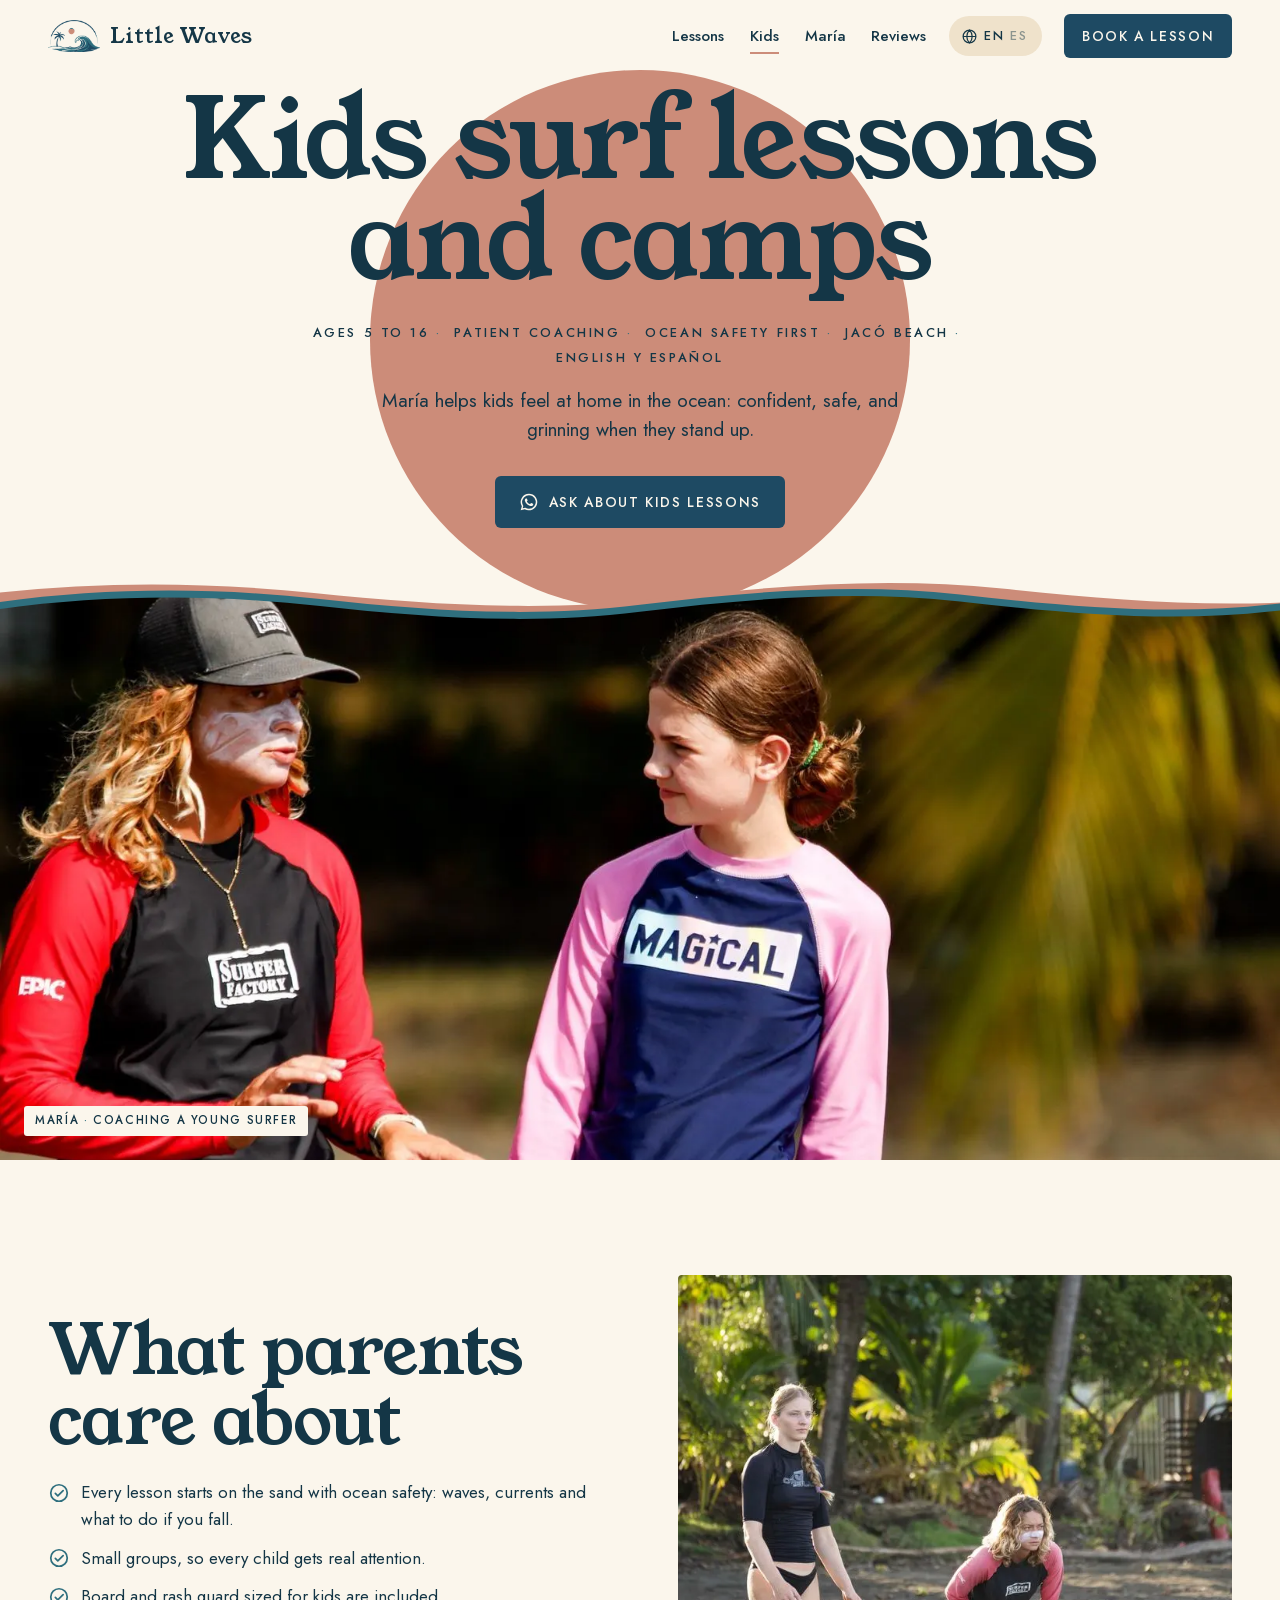
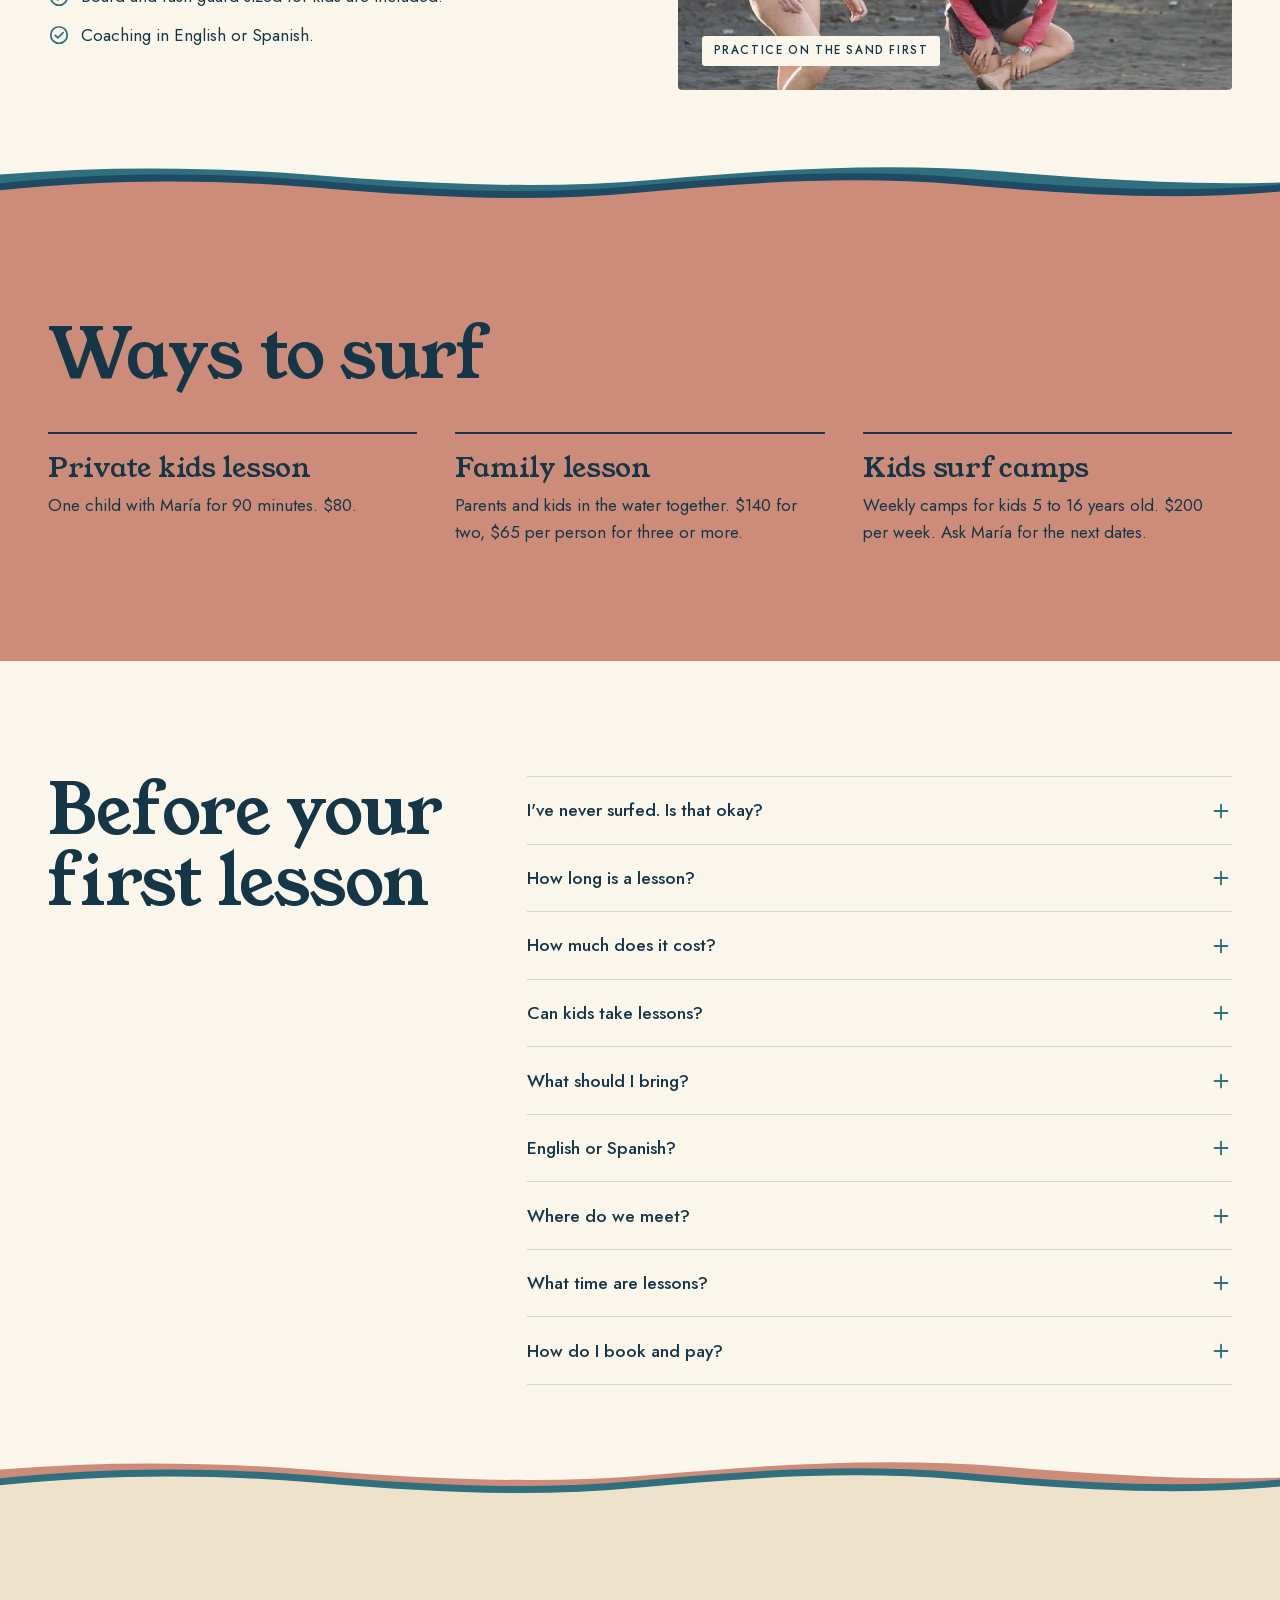
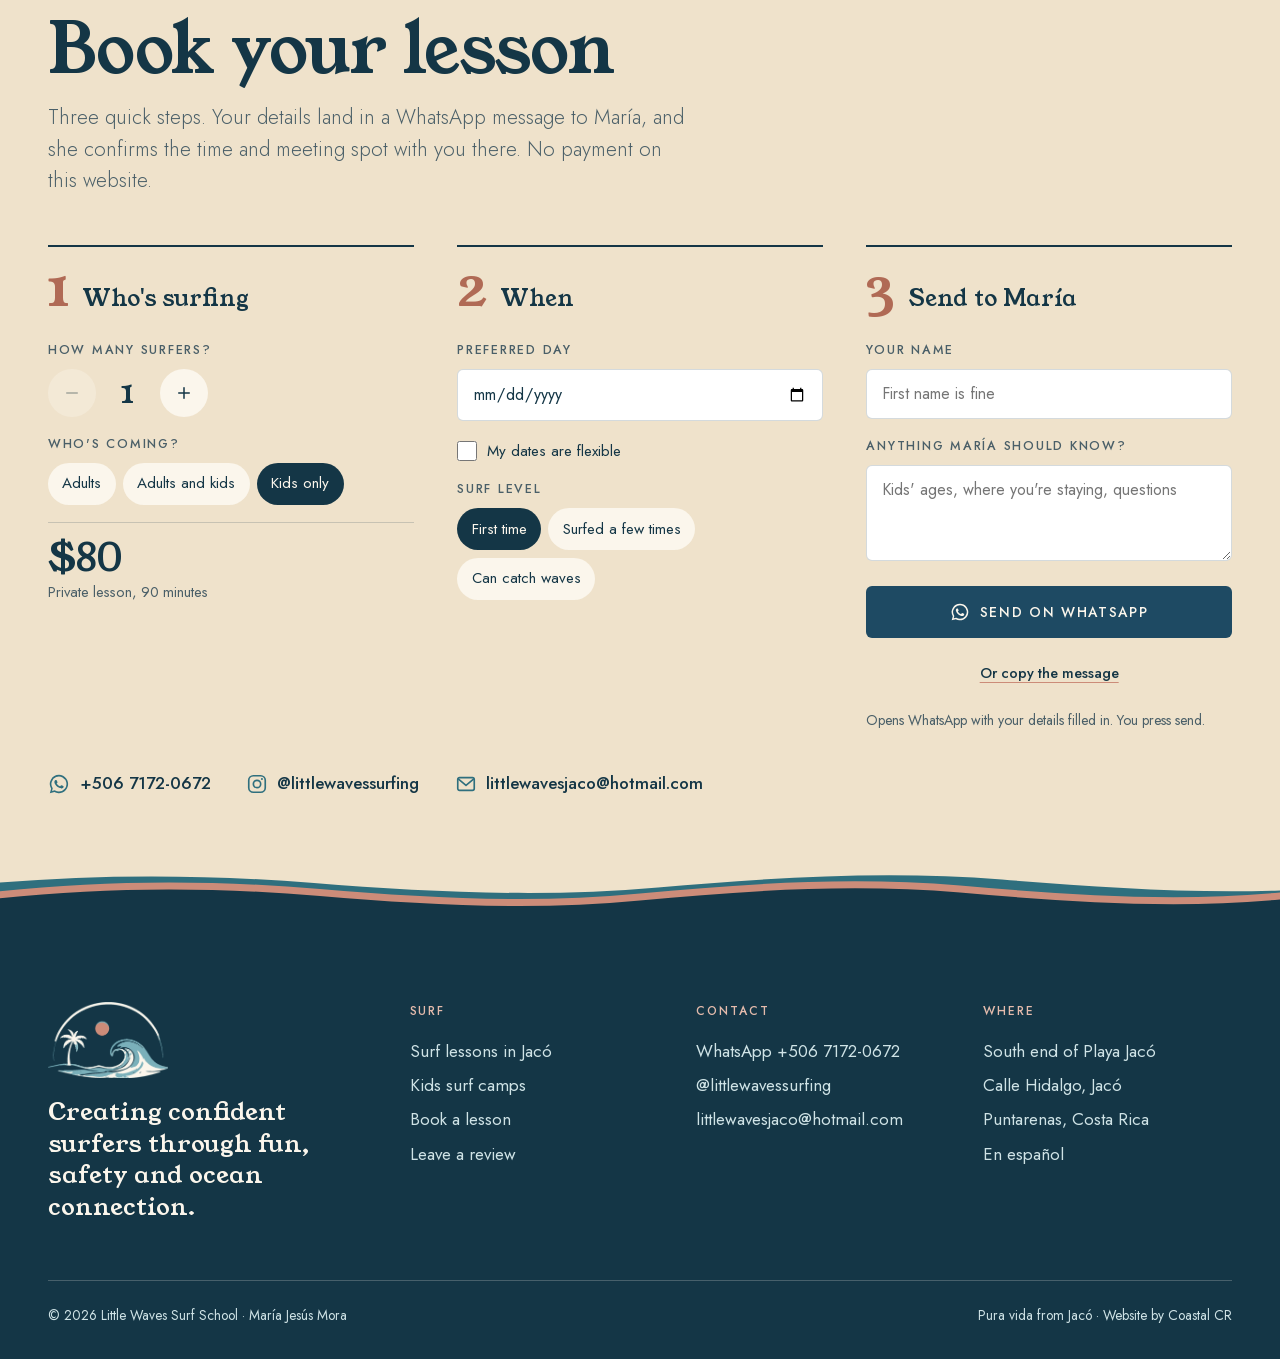
<file: kids-surf-camps/index.html>
<!DOCTYPE html>
<html lang="en">
<head>
<meta charset="utf-8">
<meta name="viewport" content="width=device-width, initial-scale=1, viewport-fit=cover">
<title>Kids Surf Lessons and Camps in Jacó, Costa Rica | Little Waves</title>
<meta name="description" content="Patient, safety-first surf lessons and camps for kids at Jacó Beach with instructor María. Board and rash guard included. English and Spanish.">
<meta name="robots" content="index, follow, max-image-preview:large">
<link rel="canonical" href="https://littlewavessurf.com/kids-surf-camps/">
<link rel="alternate" hreflang="en" href="https://littlewavessurf.com/kids-surf-camps/"><link rel="alternate" hreflang="es" href="https://littlewavessurf.com/es/campamentos-de-surf-ninos/"><link rel="alternate" hreflang="x-default" href="https://littlewavessurf.com/kids-surf-camps/">
<meta name="theme-color" content="#FBF6EC">
<meta property="og:type" content="website">
<meta property="og:site_name" content="Little Waves Surf School">
<meta property="og:locale" content="en_US">
<meta property="og:title" content="Kids Surf Lessons and Camps in Jacó, Costa Rica | Little Waves">
<meta property="og:description" content="Patient, safety-first surf lessons and camps for kids at Jacó Beach with instructor María. Board and rash guard included. English and Spanish.">
<meta property="og:url" content="https://littlewavessurf.com/kids-surf-camps/">
<meta property="og:image" content="https://littlewavessurf.com/img/og-card.jpg">
<meta property="og:image:width" content="1200"><meta property="og:image:height" content="630">
<meta name="twitter:card" content="summary_large_image">
<link rel="icon" type="image/png" href="../img/icon-180.png">
<link rel="apple-touch-icon" href="../img/icon-180.png">
<link rel="preload" href="../fonts/youngserif-latin.woff2" as="font" type="font/woff2" crossorigin>
<link rel="preload" href="../fonts/jost-latin.woff2" as="font" type="font/woff2" crossorigin>
<link rel="stylesheet" href="../assets/site.css?v=202609261140">
<script type="application/ld+json">{"@context":"https://schema.org","@graph":[{"@type":"SportsActivityLocation","@id":"https://littlewavessurf.com/#school","name":"Little Waves Surf School","url":"https://littlewavessurf.com/","image":"https://littlewavessurf.com/img/standup-1600.jpg","logo":"https://littlewavessurf.com/img/mark-ink-512.png","telephone":"+506 7172 0672","email":"littlewavesjaco@hotmail.com","description":"Surf lessons in Jacó Beach with local instructor María Jesús Mora. Private $80, two people $140, groups $65 per person. 90 minutes, board included. English and Spanish.","foundingDate":"2026","address":{"@type":"PostalAddress","streetAddress":"Calle Hidalgo, Playa Jacó","addressLocality":"Jacó","addressRegion":"Puntarenas","addressCountry":"CR"},"areaServed":"Jacó, Puntarenas, Costa Rica","priceRange":"$65-$200","knowsLanguage":["en","es"],"sameAs":["https://instagram.com/littlewavessurfing"],"founder":{"@type":"Person","name":"María Jesús Mora","jobTitle":"Surf instructor"},"makesOffer":[{"@type":"Offer","price":"80","priceCurrency":"USD","itemOffered":{"@type":"Service","name":"Private surf lesson (90 minutes)"}},{"@type":"Offer","price":"140","priceCurrency":"USD","itemOffered":{"@type":"Service","name":"Surf lesson for two people (90 minutes)"}},{"@type":"Offer","price":"65","priceCurrency":"USD","itemOffered":{"@type":"Service","name":"Group surf lesson, per person, 3 or more (90 minutes)"}},{"@type":"Offer","price":"200","priceCurrency":"USD","itemOffered":{"@type":"Service","name":"Kids surf camp, ages 5 to 16, per week"}}]},{"@type":"FAQPage","@id":"https://littlewavessurf.com/kids-surf-camps/#faq","mainEntity":[{"@type":"Question","name":"I've never surfed. Is that okay?","acceptedAnswer":{"@type":"Answer","text":"Yes. Lessons are built for first-timers, and every one starts with an ocean-safety briefing on the sand before you go in."}},{"@type":"Question","name":"How long is a lesson?","acceptedAnswer":{"@type":"Answer","text":"90 minutes, private or group."}},{"@type":"Question","name":"How much does it cost?","acceptedAnswer":{"@type":"Answer","text":"$80 for a private lesson, $140 for two people, and $65 per person for three or more. Board, rash guard and the safety briefing are included."}},{"@type":"Question","name":"Can kids take lessons?","acceptedAnswer":{"@type":"Answer","text":"Yes. María teaches kids and adults, and runs weekly kids surf camps for ages 5 to 16 ($200 per week)."}},{"@type":"Question","name":"Where do we meet?","acceptedAnswer":{"@type":"Answer","text":"At the south end of Playa Jacó, by Calle Hidalgo. María sends you the exact spot on WhatsApp."}},{"@type":"Question","name":"What time are lessons?","acceptedAnswer":{"@type":"Answer","text":"It depends on the tide. María picks the best time for your level and confirms it with you on WhatsApp."}},{"@type":"Question","name":"English or Spanish?","acceptedAnswer":{"@type":"Answer","text":"Both. María coaches in English and Spanish."}}]},{"@type":"BreadcrumbList","itemListElement":[{"@type":"ListItem","position":1,"name":"Little Waves","item":"https://littlewavessurf.com/"},{"@type":"ListItem","position":2,"name":"Kids surf camps","item":"https://littlewavessurf.com/kids-surf-camps/"}]}]}</script>
</head>
<body data-who="kids">
<svg width="0" height="0" style="position:absolute" aria-hidden="true" focusable="false">
  <symbol id="i-wa" viewBox="0 0 24 24"><path fill="currentColor" d="M12 2a10 10 0 0 0-8.6 15.1L2 22l5-1.3A10 10 0 1 0 12 2zm0 18.2c-1.5 0-3-.4-4.3-1.2l-.3-.2-3 .8.8-2.9-.2-.3A8.2 8.2 0 1 1 12 20.2zm4.5-6.1c-.2-.1-1.5-.7-1.7-.8-.2-.1-.4-.1-.6.1l-.8 1c-.1.2-.3.2-.5.1a6.7 6.7 0 0 1-3.3-2.9c-.2-.4.2-.4.7-1.3.1-.2 0-.3 0-.4l-.8-1.8c-.2-.5-.4-.4-.6-.4h-.5c-.2 0-.4.1-.6.3-.2.2-.8.8-.8 2s.9 2.3 1 2.5c.1.2 1.7 2.6 4.2 3.7 1.6.7 2.2.7 3 .6.5-.1 1.5-.6 1.7-1.2.2-.6.2-1.1.1-1.2 0-.1-.2-.2-.5-.3z"/></symbol>
  <symbol id="i-ig" viewBox="0 0 24 24"><g fill="none" stroke="currentColor" stroke-width="1.8"><rect x="3" y="3" width="18" height="18" rx="5"/><circle cx="12" cy="12" r="4"/></g><circle cx="17.4" cy="6.6" r="1.1" fill="currentColor"/></symbol>
  <symbol id="i-mail" viewBox="0 0 24 24"><g fill="none" stroke="currentColor" stroke-width="1.8" stroke-linejoin="round"><rect x="3" y="5" width="18" height="14" rx="2"/><path d="m3.5 6.5 8.5 7 8.5-7"/></g></symbol>
  <symbol id="i-pin" viewBox="0 0 24 24"><g fill="none" stroke="currentColor" stroke-width="1.8"><path d="M12 21s-7-6.2-7-11.5a7 7 0 0 1 14 0C19 14.8 12 21 12 21z"/><circle cx="12" cy="9.5" r="2.5"/></g></symbol>
  <symbol id="i-globe" viewBox="0 0 24 24"><g fill="none" stroke="currentColor" stroke-width="1.7"><circle cx="12" cy="12" r="9"/><path d="M3 12h18M12 3c2.6 2.6 3.8 5.6 3.8 9s-1.2 6.4-3.8 9c-2.6-2.6-3.8-5.6-3.8-9S9.4 5.6 12 3z"/></g></symbol>
  <symbol id="i-menu" viewBox="0 0 24 24"><path d="M3 7h18M3 12h18M3 17h12" fill="none" stroke="currentColor" stroke-width="1.9" stroke-linecap="round"/></symbol>
  <symbol id="i-close" viewBox="0 0 24 24"><path d="M6 6l12 12M18 6 6 18" fill="none" stroke="currentColor" stroke-width="1.9" stroke-linecap="round"/></symbol>
  <symbol id="i-plus" viewBox="0 0 24 24"><path d="M12 5v14M5 12h14" fill="none" stroke="currentColor" stroke-width="2" stroke-linecap="round"/></symbol>
  <symbol id="i-minus" viewBox="0 0 24 24"><path d="M5 12h14" fill="none" stroke="currentColor" stroke-width="2" stroke-linecap="round"/></symbol>
  <symbol id="i-arrow" viewBox="0 0 24 24"><path d="M4 12h15m-6-6 6 6-6 6" fill="none" stroke="currentColor" stroke-width="1.9" stroke-linecap="round" stroke-linejoin="round"/></symbol>
  <symbol id="i-left" viewBox="0 0 24 24"><path d="M20 12H5m6-6-6 6 6 6" fill="none" stroke="currentColor" stroke-width="1.9" stroke-linecap="round" stroke-linejoin="round"/></symbol>
  <symbol id="i-check" viewBox="0 0 24 24"><g fill="none" stroke="currentColor" stroke-width="1.9" stroke-linecap="round" stroke-linejoin="round"><circle cx="12" cy="12" r="9"/><path d="m8 12.5 2.7 2.7L16.5 9.5"/></g></symbol>
  <symbol id="i-board" viewBox="0 0 24 24"><g fill="none" stroke="currentColor" stroke-width="1.7" stroke-linecap="round"><path d="M12 2.5c3 3.5 4.2 8.3 3.6 13.2-.3 2.6-1.6 5.3-3.6 5.8-2-.5-3.3-3.2-3.6-5.8-.6-4.9.6-9.7 3.6-13.2z"/><path d="M12 5v15"/></g></symbol>
  <symbol id="i-shirt" viewBox="0 0 24 24"><path d="M8 3 3 6l2 5 2-1v11h10V10l2 1 2-5-5-3c-.5 1.7-2 2.8-4 2.8S8.5 4.7 8 3z" fill="none" stroke="currentColor" stroke-width="1.7" stroke-linejoin="round"/></symbol>
  <symbol id="i-shield" viewBox="0 0 24 24"><g fill="none" stroke="currentColor" stroke-width="1.7" stroke-linejoin="round" stroke-linecap="round"><path d="M12 3 5 6v5.5c0 4.4 3 8 7 9.5 4-1.5 7-5.1 7-9.5V6l-7-3z"/><path d="M8.5 12.5c1.2-1 2.3-1 3.5 0s2.3 1 3.5 0"/></g></symbol>
  <symbol id="i-camera" viewBox="0 0 24 24"><g fill="none" stroke="currentColor" stroke-width="1.7" stroke-linejoin="round"><path d="M4 8h3l1.5-2.5h7L17 8h3v11H4z"/><circle cx="12" cy="13" r="3.5"/></g></symbol>
  <symbol id="i-star" viewBox="0 0 24 24"><path fill="currentColor" d="m12 3 2.7 5.6 6.1.9-4.4 4.3 1 6.1L12 17l-5.4 2.9 1-6.1-4.4-4.3 6.1-.9z"/></symbol>
  <symbol id="i-copy" viewBox="0 0 24 24"><g fill="none" stroke="currentColor" stroke-width="1.7"><rect x="8" y="8" width="12" height="12" rx="2"/><path d="M16 8V5a1 1 0 0 0-1-1H5a1 1 0 0 0-1 1v10a1 1 0 0 0 1 1h3"/></g></symbol>
</svg>
<a class="sr" href="#main">Skip to content</a>
<header class="top" id="top">
  <div class="wrap top-in">
    <a class="brand" href="../" aria-label="Little Waves Surf School, home">
      <img src="../img/mark-ink-160.png" width="160" height="101" alt="" />
      <span>Little Waves</span>
    </a>
    <nav class="nav" aria-label="Main">
      <a href="../surf-lessons-jaco/">Lessons</a>
      <a href="../kids-surf-camps/" aria-current="page">Kids</a>
      <a href="../#maria">María</a>
      <a href="../#reviews">Reviews</a>
    </nav>
    <a class="lang" href="../es/campamentos-de-surf-ninos/" hreflang="es" data-lang-switch="es" aria-label="Ver en español">
      <svg aria-hidden="true"><use href="#i-globe"/></svg><b class="on">EN</b><b class="">ES</b>
    </a>
    <a class="btn btn-sea btn-top" href="../#book">Book a lesson</a>
    <button class="menu-btn" type="button" aria-label="Open menu" aria-controls="sheet" aria-expanded="false" data-menu-open><svg aria-hidden="true"><use href="#i-menu"/></svg></button>
  </div>
</header>
<div class="sheet" id="sheet" role="dialog" aria-modal="true" aria-label="Menu">
  <div class="sheet-head">
    <a class="brand" href="../"><img src="../img/mark-ink-160.png" width="44" alt="" /><span>Little Waves</span></a>
    <button class="menu-btn" type="button" aria-label="Close menu" data-menu-close style="display:inline-flex"><svg aria-hidden="true"><use href="#i-close"/></svg></button>
  </div>
  <nav aria-label="Mobile">
    <a href="../">Home</a>
    <a href="../surf-lessons-jaco/">Surf lessons</a>
    <a href="../kids-surf-camps/">Kids surf camps</a>
    <a href="../#maria">Meet María</a>
    <a href="../#reviews">Reviews</a>
    <a href="../es/campamentos-de-surf-ninos/" data-lang-switch="es">En español</a>
  </nav>
  <a class="btn btn-sea" href="../#book" data-menu-close><svg aria-hidden="true"><use href="#i-wa"/></svg>Book on WhatsApp</a>
</div>
<main id="main">
<section class="poster" aria-labelledby="title" style="--sun-size:min(52vw,540px);--sun-top:70px">
  <div class="sun" aria-hidden="true" data-sun></div>
  <div class="sky wrap">
    <h1 class="bill-title page" id="title">Kids surf lessons and camps</h1>
    <p class="billing"><span>Ages 5 to 16<i>·</i></span> <span>Patient coaching<i>·</i></span> <span>Ocean safety first<i>·</i></span> <span>Jacó Beach<i>·</i></span> <span>English y Español</span></p>
    <p class="tagline">María helps kids feel at home in the ocean: confident, safe, and grinning when they stand up.</p>
    <div class="cta-row">
      <a class="btn btn-sea" href="#book"><svg aria-hidden="true"><use href="#i-wa"/></svg>Ask about kids lessons</a>
    </div>
  </div>
  <figure class="sea-plate">
    <picture><source type="image/webp" srcset="../img/teaching-800.webp 800w, ../img/teaching-1600.webp 1600w" sizes="100vw"><img src="../img/teaching-1600.jpg" srcset="../img/teaching-800.jpg 800w, ../img/teaching-1600.jpg 1600w" sizes="100vw" width="1600" height="1060" alt="María coaching a young girl on the beach" fetchpriority="high"></picture>
    <figcaption class="ticket">María <b>·</b> Coaching a young surfer</figcaption>
  </figure>
</section>

<section class="band b-paper pad" aria-labelledby="k-h">
  <div class="wrap split">
    <div>
      <h2 id="k-h">What parents care about</h2>
      <ul class="checklist">
        <li><svg aria-hidden="true"><use href="#i-check"/></svg><span>Every lesson starts on the sand with ocean safety: waves, currents and what to do if you fall.</span></li>
        <li><svg aria-hidden="true"><use href="#i-check"/></svg><span>Small groups, so every child gets real attention.</span></li>
        <li><svg aria-hidden="true"><use href="#i-check"/></svg><span>Board and rash guard sized for kids are included.</span></li>
        <li><svg aria-hidden="true"><use href="#i-check"/></svg><span>Coaching in English or Spanish.</span></li>
      </ul>
    </div>
    <figure>
      <picture><source type="image/webp" srcset="../img/sand-800.webp 800w, ../img/sand-1600.webp 1600w" sizes="(max-width:860px) 92vw, 46vw"><img src="../img/sand-1600.jpg" srcset="../img/sand-800.jpg 800w, ../img/sand-1600.jpg 1600w" sizes="(max-width:860px) 92vw, 46vw" width="1600" height="1067" alt="A young student practicing on the sand with her instructor" loading="lazy" decoding="async"></picture>
      <figcaption class="ticket">Practice on the sand first</figcaption>
    </figure>
  </div>
</section>

<section class="band edge b-sun pad" aria-labelledby="opt-h"><i class="ink" aria-hidden="true"></i>
  <div class="wrap">
    <h2 id="opt-h">Ways to surf</h2>
    <ul class="steps plain">
      <li><h3>Private kids lesson</h3><p>One child with María for 90 minutes. $80.</p></li>
      <li><h3>Family lesson</h3><p>Parents and kids in the water together. $140 for two, $65 per person for three or more.</p></li>
      <li><h3>Kids surf camps</h3><p>Weekly camps for kids 5 to 16 years old. $200 per week. Ask María for the next dates.</p></li>
    </ul>
  </div>
</section>

<section class="band b-paper pad" id="faq" aria-labelledby="faq-h">
  <div class="wrap faq">
    <h2 id="faq-h">Before your first lesson</h2>
    <div>
      <details><summary>I've never surfed. Is that okay?<svg aria-hidden="true"><use href="#i-plus"/></svg></summary><p>Yes. Lessons are built for first-timers, and every one starts with an ocean-safety briefing on the sand before you go in.</p></details>
      <details><summary>How long is a lesson?<svg aria-hidden="true"><use href="#i-plus"/></svg></summary><p>90 minutes, private or group.</p></details>
      <details><summary>How much does it cost?<svg aria-hidden="true"><use href="#i-plus"/></svg></summary><p>$80 for a private lesson, $140 for two people, and $65 per person for three or more. Board, rash guard and the safety briefing are included.</p></details>
      <details><summary>Can kids take lessons?<svg aria-hidden="true"><use href="#i-plus"/></svg></summary><p>Yes. María teaches kids and adults, and runs weekly kids surf camps for ages 5 to 16 ($200 per week).</p></details>
      <details><summary>What should I bring?<svg aria-hidden="true"><use href="#i-plus"/></svg></summary><p>Your swimsuit, sunscreen and water. The surfboard and rash guard are ready for you.</p></details>
      <details><summary>English or Spanish?<svg aria-hidden="true"><use href="#i-plus"/></svg></summary><p>Both. María coaches in English and Spanish.</p></details>
      <details><summary>Where do we meet?<svg aria-hidden="true"><use href="#i-plus"/></svg></summary><p>At the south end of Playa Jacó, by Calle Hidalgo. María sends you the exact spot on WhatsApp.</p></details>
      <details><summary>What time are lessons?<svg aria-hidden="true"><use href="#i-plus"/></svg></summary><p>It depends on the tide. María picks the best time for your level and confirms it with you on WhatsApp.</p></details>
      <details><summary>How do I book and pay?<svg aria-hidden="true"><use href="#i-plus"/></svg></summary><p>Send your details on WhatsApp. María confirms the time and where to meet. Nothing is charged on this website.</p></details>
    </div>
  </div>
</section>


<section class="band edge b-sand pad" id="book" aria-labelledby="book-h"><i class="ink" aria-hidden="true"></i>
  <div class="wrap">
    <div class="book-head">
      <h2 id="book-h">Book your lesson</h2>
      <p class="lede">Three quick steps. Your details land in a WhatsApp message to María, and she confirms the time and meeting spot with you there. No payment on this website.</p>
    </div>
    <form class="stations" id="planner" novalidate>
      <fieldset class="station">
        <legend class="station-n"><b>1</b><span>Who's surfing</span></legend>
        <div>
          <span class="field-label" id="ppl-l">How many surfers?</span>
          <div class="stepper" role="group" aria-labelledby="ppl-l">
            <button type="button" data-step="-1" aria-label="One fewer"><svg aria-hidden="true"><use href="#i-minus"/></svg></button>
            <output id="ppl" aria-live="polite">1</output>
            <button type="button" data-step="1" aria-label="One more"><svg aria-hidden="true"><use href="#i-plus"/></svg></button>
          </div>
        </div>
        <div>
          <span class="field-label" id="who-l">Who's coming?</span>
          <div class="chips" role="radiogroup" aria-labelledby="who-l">
            <label><input type="radio" name="who" value="adults" checked><span>Adults</span></label>
            <label><input type="radio" name="who" value="mix"><span>Adults and kids</span></label>
            <label><input type="radio" name="who" value="kids"><span>Kids only</span></label>
          </div>
        </div>
        <div class="estimate" aria-live="polite">
          <b id="est-price">$80</b>
          <span id="est-note">Private lesson, 90 minutes</span>
        </div>
      </fieldset>
      <fieldset class="station">
        <legend class="station-n"><b>2</b><span>When</span></legend>
        <div>
          <label class="field-label" for="date">Preferred day</label>
          <input class="input" type="date" id="date" name="date">
        </div>
        <label class="check"><input type="checkbox" id="flex" name="flex"> My dates are flexible</label>
        <div>
          <span class="field-label" id="lvl-l">Surf level</span>
          <div class="chips" role="radiogroup" aria-labelledby="lvl-l">
            <label><input type="radio" name="level" value="first" checked><span>First time</span></label>
            <label><input type="radio" name="level" value="some"><span>Surfed a few times</span></label>
            <label><input type="radio" name="level" value="good"><span>Can catch waves</span></label>
          </div>
        </div>
      </fieldset>
      <fieldset class="station">
        <legend class="station-n"><b>3</b><span>Send to María</span></legend>
        <div>
          <label class="field-label" for="name">Your name</label>
          <input class="input" id="name" name="name" autocomplete="name" placeholder="First name is fine">
        </div>
        <div>
          <label class="field-label" for="notes">Anything María should know?</label>
          <textarea class="input" id="notes" name="notes" placeholder="Kids' ages, where you're staying, questions"></textarea>
        </div>
        <button class="btn btn-sea" type="submit"><svg aria-hidden="true"><use href="#i-wa"/></svg>Send on WhatsApp</button>
        <button class="copy-btn" type="button" data-copy>Or copy the message</button>
        <p class="send-note">Opens WhatsApp with your details filled in. You press send.</p>
      </fieldset>
    </form>
    <div class="contact-row">
      <a href="https://wa.me/50671720672" data-wa><svg aria-hidden="true"><use href="#i-wa"/></svg>+506 7172-0672</a>
      <a href="https://instagram.com/littlewavessurfing" rel="noopener" target="_blank"><svg aria-hidden="true"><use href="#i-ig"/></svg>@littlewavessurfing</a>
      <a href="mailto:littlewavesjaco@hotmail.com"><svg aria-hidden="true"><use href="#i-mail"/></svg>littlewavesjaco@hotmail.com</a>
    </div>
  </div>
</section>

</main>
<footer class="band edge b-night foot"><i class="ink" aria-hidden="true"></i>
  <div class="wrap">
    <div class="foot-grid">
      <div class="foot-brand">
        <img src="../img/mark-reverse-512.png" width="120" alt="Little Waves Surf School" loading="lazy" />
        <p>Creating confident surfers through fun, safety and ocean connection.</p>
      </div>
      <div>
        <p class="foot-h">Surf</p>
        <a href="../surf-lessons-jaco/">Surf lessons in Jacó</a>
        <a href="../kids-surf-camps/">Kids surf camps</a>
        <a href="../#book">Book a lesson</a>
        <a href="../review/">Leave a review</a>
      </div>
      <div>
        <p class="foot-h">Contact</p>
        <a href="https://wa.me/50671720672" data-wa>WhatsApp +506 7172-0672</a>
        <a href="https://instagram.com/littlewavessurfing" rel="noopener" target="_blank">@littlewavessurfing</a>
        <a href="mailto:littlewavesjaco@hotmail.com">littlewavesjaco@hotmail.com</a>
      </div>
      <div>
        <p class="foot-h">Where</p>
        <ul><li>South end of Playa Jacó</li><li>Calle Hidalgo, Jacó</li><li>Puntarenas, Costa Rica</li></ul>
        <a href="../es/campamentos-de-surf-ninos/" data-lang-switch="es">En español</a>
      </div>
    </div>
    <div class="foot-bottom">
      <span>© <span data-year>2026</span> Little Waves Surf School · María Jesús Mora</span>
      <span>Pura vida from Jacó · Website by <a href="https://coastalcr.com" rel="noopener" target="_blank">Coastal CR</a></span>
    </div>
  </div>
</footer>
<div class="bookbar" id="bookbar" aria-hidden="true">
  <span>90-minute lessons<br>from <b>$65</b></span>
  <a class="btn btn-sea" href="../#book" tabindex="-1"><svg aria-hidden="true"><use href="#i-wa"/></svg>Book</a>
</div>
<div class="toast" id="toast" role="status" aria-live="polite"></div>

<script src="../assets/site.js?v=202609261140" defer></script>
</body>
</html>
</file>
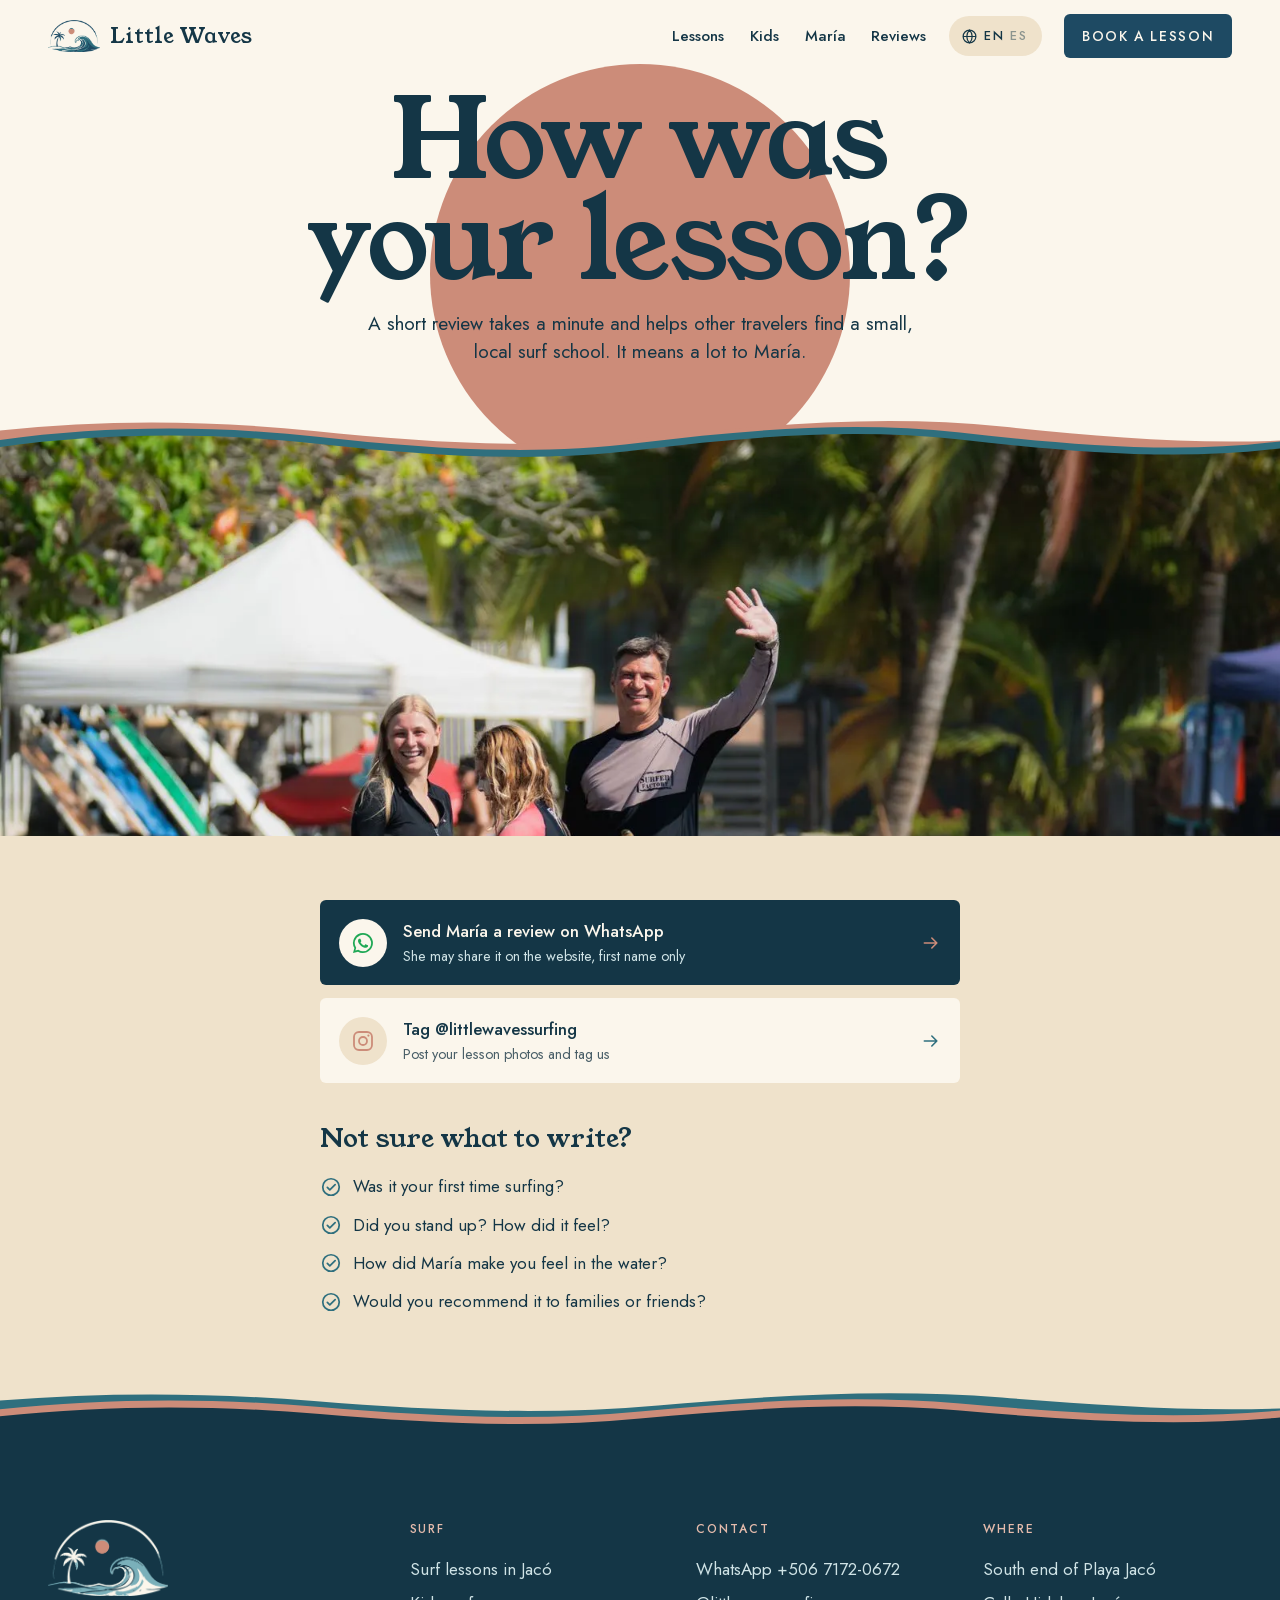
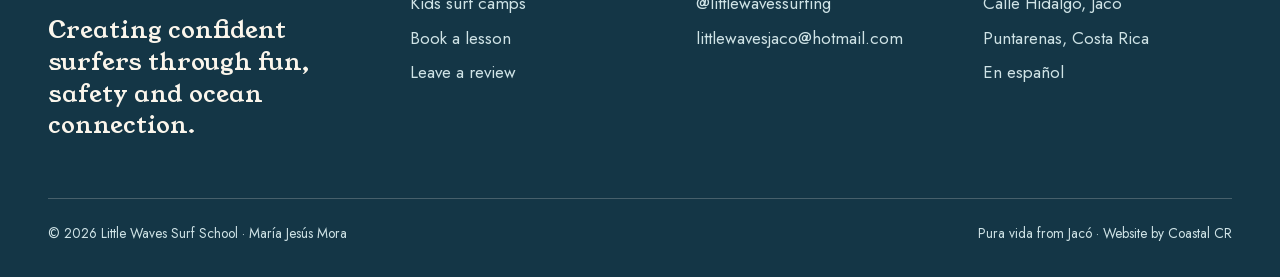
<file: review/index.html>
<!DOCTYPE html>
<html lang="en">
<head>
<meta charset="utf-8">
<meta name="viewport" content="width=device-width, initial-scale=1, viewport-fit=cover">
<title>Leave a Review | Little Waves Surf School</title>
<meta name="description" content="How was your surf lesson with María? Leave a quick review.">
<meta name="robots" content="noindex, nofollow">
<link rel="canonical" href="https://littlewavessurf.com/review/">
<link rel="alternate" hreflang="en" href="https://littlewavessurf.com/review/"><link rel="alternate" hreflang="es" href="https://littlewavessurf.com/es/resena/"><link rel="alternate" hreflang="x-default" href="https://littlewavessurf.com/review/">
<meta name="theme-color" content="#FBF6EC">
<meta property="og:type" content="website">
<meta property="og:site_name" content="Little Waves Surf School">
<meta property="og:locale" content="en_US">
<meta property="og:title" content="Leave a Review | Little Waves Surf School">
<meta property="og:description" content="How was your surf lesson with María? Leave a quick review.">
<meta property="og:url" content="https://littlewavessurf.com/review/">
<meta property="og:image" content="https://littlewavessurf.com/img/og-card.jpg">
<meta property="og:image:width" content="1200"><meta property="og:image:height" content="630">
<meta name="twitter:card" content="summary_large_image">
<link rel="icon" type="image/png" href="../img/icon-180.png">
<link rel="apple-touch-icon" href="../img/icon-180.png">
<link rel="preload" href="../fonts/youngserif-latin.woff2" as="font" type="font/woff2" crossorigin>
<link rel="preload" href="../fonts/jost-latin.woff2" as="font" type="font/woff2" crossorigin>
<link rel="stylesheet" href="../assets/site.css?v=202609261140">
<script type="application/ld+json">{"@context":"https://schema.org","@graph":[{"@type":"SportsActivityLocation","@id":"https://littlewavessurf.com/#school","name":"Little Waves Surf School","url":"https://littlewavessurf.com/","image":"https://littlewavessurf.com/img/standup-1600.jpg","logo":"https://littlewavessurf.com/img/mark-ink-512.png","telephone":"+506 7172 0672","email":"littlewavesjaco@hotmail.com","description":"Surf lessons in Jacó Beach with local instructor María Jesús Mora. Private $80, two people $140, groups $65 per person. 90 minutes, board included. English and Spanish.","foundingDate":"2026","address":{"@type":"PostalAddress","streetAddress":"Calle Hidalgo, Playa Jacó","addressLocality":"Jacó","addressRegion":"Puntarenas","addressCountry":"CR"},"areaServed":"Jacó, Puntarenas, Costa Rica","priceRange":"$65-$200","knowsLanguage":["en","es"],"sameAs":["https://instagram.com/littlewavessurfing"],"founder":{"@type":"Person","name":"María Jesús Mora","jobTitle":"Surf instructor"},"makesOffer":[{"@type":"Offer","price":"80","priceCurrency":"USD","itemOffered":{"@type":"Service","name":"Private surf lesson (90 minutes)"}},{"@type":"Offer","price":"140","priceCurrency":"USD","itemOffered":{"@type":"Service","name":"Surf lesson for two people (90 minutes)"}},{"@type":"Offer","price":"65","priceCurrency":"USD","itemOffered":{"@type":"Service","name":"Group surf lesson, per person, 3 or more (90 minutes)"}},{"@type":"Offer","price":"200","priceCurrency":"USD","itemOffered":{"@type":"Service","name":"Kids surf camp, ages 5 to 16, per week"}}]}]}</script>
</head>
<body>
<svg width="0" height="0" style="position:absolute" aria-hidden="true" focusable="false">
  <symbol id="i-wa" viewBox="0 0 24 24"><path fill="currentColor" d="M12 2a10 10 0 0 0-8.6 15.1L2 22l5-1.3A10 10 0 1 0 12 2zm0 18.2c-1.5 0-3-.4-4.3-1.2l-.3-.2-3 .8.8-2.9-.2-.3A8.2 8.2 0 1 1 12 20.2zm4.5-6.1c-.2-.1-1.5-.7-1.7-.8-.2-.1-.4-.1-.6.1l-.8 1c-.1.2-.3.2-.5.1a6.7 6.7 0 0 1-3.3-2.9c-.2-.4.2-.4.7-1.3.1-.2 0-.3 0-.4l-.8-1.8c-.2-.5-.4-.4-.6-.4h-.5c-.2 0-.4.1-.6.3-.2.2-.8.8-.8 2s.9 2.3 1 2.5c.1.2 1.7 2.6 4.2 3.7 1.6.7 2.2.7 3 .6.5-.1 1.5-.6 1.7-1.2.2-.6.2-1.1.1-1.2 0-.1-.2-.2-.5-.3z"/></symbol>
  <symbol id="i-ig" viewBox="0 0 24 24"><g fill="none" stroke="currentColor" stroke-width="1.8"><rect x="3" y="3" width="18" height="18" rx="5"/><circle cx="12" cy="12" r="4"/></g><circle cx="17.4" cy="6.6" r="1.1" fill="currentColor"/></symbol>
  <symbol id="i-mail" viewBox="0 0 24 24"><g fill="none" stroke="currentColor" stroke-width="1.8" stroke-linejoin="round"><rect x="3" y="5" width="18" height="14" rx="2"/><path d="m3.5 6.5 8.5 7 8.5-7"/></g></symbol>
  <symbol id="i-pin" viewBox="0 0 24 24"><g fill="none" stroke="currentColor" stroke-width="1.8"><path d="M12 21s-7-6.2-7-11.5a7 7 0 0 1 14 0C19 14.8 12 21 12 21z"/><circle cx="12" cy="9.5" r="2.5"/></g></symbol>
  <symbol id="i-globe" viewBox="0 0 24 24"><g fill="none" stroke="currentColor" stroke-width="1.7"><circle cx="12" cy="12" r="9"/><path d="M3 12h18M12 3c2.6 2.6 3.8 5.6 3.8 9s-1.2 6.4-3.8 9c-2.6-2.6-3.8-5.6-3.8-9S9.4 5.6 12 3z"/></g></symbol>
  <symbol id="i-menu" viewBox="0 0 24 24"><path d="M3 7h18M3 12h18M3 17h12" fill="none" stroke="currentColor" stroke-width="1.9" stroke-linecap="round"/></symbol>
  <symbol id="i-close" viewBox="0 0 24 24"><path d="M6 6l12 12M18 6 6 18" fill="none" stroke="currentColor" stroke-width="1.9" stroke-linecap="round"/></symbol>
  <symbol id="i-plus" viewBox="0 0 24 24"><path d="M12 5v14M5 12h14" fill="none" stroke="currentColor" stroke-width="2" stroke-linecap="round"/></symbol>
  <symbol id="i-minus" viewBox="0 0 24 24"><path d="M5 12h14" fill="none" stroke="currentColor" stroke-width="2" stroke-linecap="round"/></symbol>
  <symbol id="i-arrow" viewBox="0 0 24 24"><path d="M4 12h15m-6-6 6 6-6 6" fill="none" stroke="currentColor" stroke-width="1.9" stroke-linecap="round" stroke-linejoin="round"/></symbol>
  <symbol id="i-left" viewBox="0 0 24 24"><path d="M20 12H5m6-6-6 6 6 6" fill="none" stroke="currentColor" stroke-width="1.9" stroke-linecap="round" stroke-linejoin="round"/></symbol>
  <symbol id="i-check" viewBox="0 0 24 24"><g fill="none" stroke="currentColor" stroke-width="1.9" stroke-linecap="round" stroke-linejoin="round"><circle cx="12" cy="12" r="9"/><path d="m8 12.5 2.7 2.7L16.5 9.5"/></g></symbol>
  <symbol id="i-board" viewBox="0 0 24 24"><g fill="none" stroke="currentColor" stroke-width="1.7" stroke-linecap="round"><path d="M12 2.5c3 3.5 4.2 8.3 3.6 13.2-.3 2.6-1.6 5.3-3.6 5.8-2-.5-3.3-3.2-3.6-5.8-.6-4.9.6-9.7 3.6-13.2z"/><path d="M12 5v15"/></g></symbol>
  <symbol id="i-shirt" viewBox="0 0 24 24"><path d="M8 3 3 6l2 5 2-1v11h10V10l2 1 2-5-5-3c-.5 1.7-2 2.8-4 2.8S8.5 4.7 8 3z" fill="none" stroke="currentColor" stroke-width="1.7" stroke-linejoin="round"/></symbol>
  <symbol id="i-shield" viewBox="0 0 24 24"><g fill="none" stroke="currentColor" stroke-width="1.7" stroke-linejoin="round" stroke-linecap="round"><path d="M12 3 5 6v5.5c0 4.4 3 8 7 9.5 4-1.5 7-5.1 7-9.5V6l-7-3z"/><path d="M8.5 12.5c1.2-1 2.3-1 3.5 0s2.3 1 3.5 0"/></g></symbol>
  <symbol id="i-camera" viewBox="0 0 24 24"><g fill="none" stroke="currentColor" stroke-width="1.7" stroke-linejoin="round"><path d="M4 8h3l1.5-2.5h7L17 8h3v11H4z"/><circle cx="12" cy="13" r="3.5"/></g></symbol>
  <symbol id="i-star" viewBox="0 0 24 24"><path fill="currentColor" d="m12 3 2.7 5.6 6.1.9-4.4 4.3 1 6.1L12 17l-5.4 2.9 1-6.1-4.4-4.3 6.1-.9z"/></symbol>
  <symbol id="i-copy" viewBox="0 0 24 24"><g fill="none" stroke="currentColor" stroke-width="1.7"><rect x="8" y="8" width="12" height="12" rx="2"/><path d="M16 8V5a1 1 0 0 0-1-1H5a1 1 0 0 0-1 1v10a1 1 0 0 0 1 1h3"/></g></symbol>
</svg>
<a class="sr" href="#main">Skip to content</a>
<header class="top" id="top">
  <div class="wrap top-in">
    <a class="brand" href="../" aria-label="Little Waves Surf School, home">
      <img src="../img/mark-ink-160.png" width="160" height="101" alt="" />
      <span>Little Waves</span>
    </a>
    <nav class="nav" aria-label="Main">
      <a href="../surf-lessons-jaco/">Lessons</a>
      <a href="../kids-surf-camps/">Kids</a>
      <a href="../#maria">María</a>
      <a href="../#reviews">Reviews</a>
    </nav>
    <a class="lang" href="../es/resena/" hreflang="es" data-lang-switch="es" aria-label="Ver en español">
      <svg aria-hidden="true"><use href="#i-globe"/></svg><b class="on">EN</b><b class="">ES</b>
    </a>
    <a class="btn btn-sea btn-top" href="../#book">Book a lesson</a>
    <button class="menu-btn" type="button" aria-label="Open menu" aria-controls="sheet" aria-expanded="false" data-menu-open><svg aria-hidden="true"><use href="#i-menu"/></svg></button>
  </div>
</header>
<div class="sheet" id="sheet" role="dialog" aria-modal="true" aria-label="Menu">
  <div class="sheet-head">
    <a class="brand" href="../"><img src="../img/mark-ink-160.png" width="44" alt="" /><span>Little Waves</span></a>
    <button class="menu-btn" type="button" aria-label="Close menu" data-menu-close style="display:inline-flex"><svg aria-hidden="true"><use href="#i-close"/></svg></button>
  </div>
  <nav aria-label="Mobile">
    <a href="../">Home</a>
    <a href="../surf-lessons-jaco/">Surf lessons</a>
    <a href="../kids-surf-camps/">Kids surf camps</a>
    <a href="../#maria">Meet María</a>
    <a href="../#reviews">Reviews</a>
    <a href="../es/resena/" data-lang-switch="es">En español</a>
  </nav>
  <a class="btn btn-sea" href="../#book" data-menu-close><svg aria-hidden="true"><use href="#i-wa"/></svg>Book on WhatsApp</a>
</div>
<main id="main">
<section class="poster short" aria-labelledby="title" style="--sun-size:min(70vw,420px);--sun-top:64px">
  <div class="sun" aria-hidden="true"></div>
  <div class="sky wrap">
    <h1 class="bill-title page" id="title">How was your lesson?</h1>
    <p class="tagline">A short review takes a minute and helps other travelers find a small, local surf school. It means a lot to María.</p>
  </div>
  <figure class="sea-plate">
    <picture><source type="image/webp" srcset="../img/family-800.webp 800w, ../img/family-1600.webp 1600w" sizes="100vw"><img src="../img/family-1600.jpg" srcset="../img/family-800.jpg 800w, ../img/family-1600.jpg 1600w" sizes="100vw" width="1600" height="1067" alt="A family smiling with their surfboard after a lesson" fetchpriority="high"></picture>
  </figure>
</section>
<section class="band b-sand pad" style="padding-top:2rem">
  <div class="wrap" style="max-width:640px">
    <div class="review-card">
      <a class="review-opt primary" id="googleOpt" href="#" target="_blank" rel="noopener" hidden>
        <span class="ic"><svg viewBox="0 0 24 24" aria-hidden="true"><path fill="#4285F4" d="M22.5 12.3c0-.8-.1-1.5-.2-2.2H12v4.2h5.9a5 5 0 0 1-2.2 3.3v2.7h3.5c2.1-1.9 3.3-4.7 3.3-8z"/><path fill="#34A853" d="M12 23c3 0 5.5-1 7.2-2.7l-3.5-2.7c-1 .7-2.2 1-3.7 1-2.9 0-5.3-1.9-6.2-4.5H2.2v2.8A11 11 0 0 0 12 23z"/><path fill="#FBBC05" d="M5.8 14.1a6.6 6.6 0 0 1 0-4.2V7.1H2.2a11 11 0 0 0 0 9.8l3.6-2.8z"/><path fill="#EA4335" d="M12 5.4c1.6 0 3.1.6 4.2 1.7l3.2-3.2A11 11 0 0 0 2.2 7.1l3.6 2.8C6.7 7.3 9.1 5.4 12 5.4z"/></svg></span>
        <span><b>Review us on Google</b><small>Tap the stars and write a line or two</small></span>
        <svg class="go" aria-hidden="true"><use href="#i-arrow"/></svg>
      </a>
      <a class="review-opt" id="taOpt" href="#" target="_blank" rel="noopener" hidden>
        <span class="ic"><svg aria-hidden="true" style="color:#34E0A1"><use href="#i-star"/></svg></span>
        <span><b>Review us on Tripadvisor</b><small>Where a lot of travelers plan their trip</small></span>
        <svg class="go" aria-hidden="true"><use href="#i-arrow"/></svg>
      </a>
      <a class="review-opt" id="waOpt" href="https://wa.me/50671720672" data-wa data-wa-msg="review" target="_blank" rel="noopener">
        <span class="ic"><svg aria-hidden="true" style="color:#1FA855"><use href="#i-wa"/></svg></span>
        <span><b>Send María a review on WhatsApp</b><small>She may share it on the website, first name only</small></span>
        <svg class="go" aria-hidden="true"><use href="#i-arrow"/></svg>
      </a>
      <a class="review-opt" href="https://instagram.com/littlewavessurfing" target="_blank" rel="noopener">
        <span class="ic"><svg aria-hidden="true" style="color:#CC8C79"><use href="#i-ig"/></svg></span>
        <span><b>Tag @littlewavessurfing</b><small>Post your lesson photos and tag us</small></span>
        <svg class="go" aria-hidden="true"><use href="#i-arrow"/></svg>
      </a>
    </div>
    <h2 style="font-size:1.6rem;margin-top:2.6rem">Not sure what to write?</h2>
    <ul class="checklist">
      <li><svg aria-hidden="true"><use href="#i-check"/></svg><span>Was it your first time surfing?</span></li>
      <li><svg aria-hidden="true"><use href="#i-check"/></svg><span>Did you stand up? How did it feel?</span></li>
      <li><svg aria-hidden="true"><use href="#i-check"/></svg><span>How did María make you feel in the water?</span></li>
      <li><svg aria-hidden="true"><use href="#i-check"/></svg><span>Would you recommend it to families or friends?</span></li>
    </ul>
  </div>
</section>
</main>
<footer class="band edge b-night foot"><i class="ink" aria-hidden="true"></i>
  <div class="wrap">
    <div class="foot-grid">
      <div class="foot-brand">
        <img src="../img/mark-reverse-512.png" width="120" alt="Little Waves Surf School" loading="lazy" />
        <p>Creating confident surfers through fun, safety and ocean connection.</p>
      </div>
      <div>
        <p class="foot-h">Surf</p>
        <a href="../surf-lessons-jaco/">Surf lessons in Jacó</a>
        <a href="../kids-surf-camps/">Kids surf camps</a>
        <a href="../#book">Book a lesson</a>
        <a href="../review/">Leave a review</a>
      </div>
      <div>
        <p class="foot-h">Contact</p>
        <a href="https://wa.me/50671720672" data-wa>WhatsApp +506 7172-0672</a>
        <a href="https://instagram.com/littlewavessurfing" rel="noopener" target="_blank">@littlewavessurfing</a>
        <a href="mailto:littlewavesjaco@hotmail.com">littlewavesjaco@hotmail.com</a>
      </div>
      <div>
        <p class="foot-h">Where</p>
        <ul><li>South end of Playa Jacó</li><li>Calle Hidalgo, Jacó</li><li>Puntarenas, Costa Rica</li></ul>
        <a href="../es/resena/" data-lang-switch="es">En español</a>
      </div>
    </div>
    <div class="foot-bottom">
      <span>© <span data-year>2026</span> Little Waves Surf School · María Jesús Mora</span>
      <span>Pura vida from Jacó · Website by <a href="https://coastalcr.com" rel="noopener" target="_blank">Coastal CR</a></span>
    </div>
  </div>
</footer>
<div class="bookbar" id="bookbar" aria-hidden="true">
  <span>90-minute lessons<br>from <b>$65</b></span>
  <a class="btn btn-sea" href="../#book" tabindex="-1"><svg aria-hidden="true"><use href="#i-wa"/></svg>Book</a>
</div>
<div class="toast" id="toast" role="status" aria-live="polite"></div>
<script>window.LW_REVIEW_LINKS={"google": "", "tripadvisor": ""};(function(){try{if(!localStorage.getItem('lw_lang')&&/^es/i.test(navigator.language))location.replace('../es/resena/')}catch(e){}})();</script>
<script src="../assets/site.js?v=202609261140" defer></script>
</body>
</html>
</file>
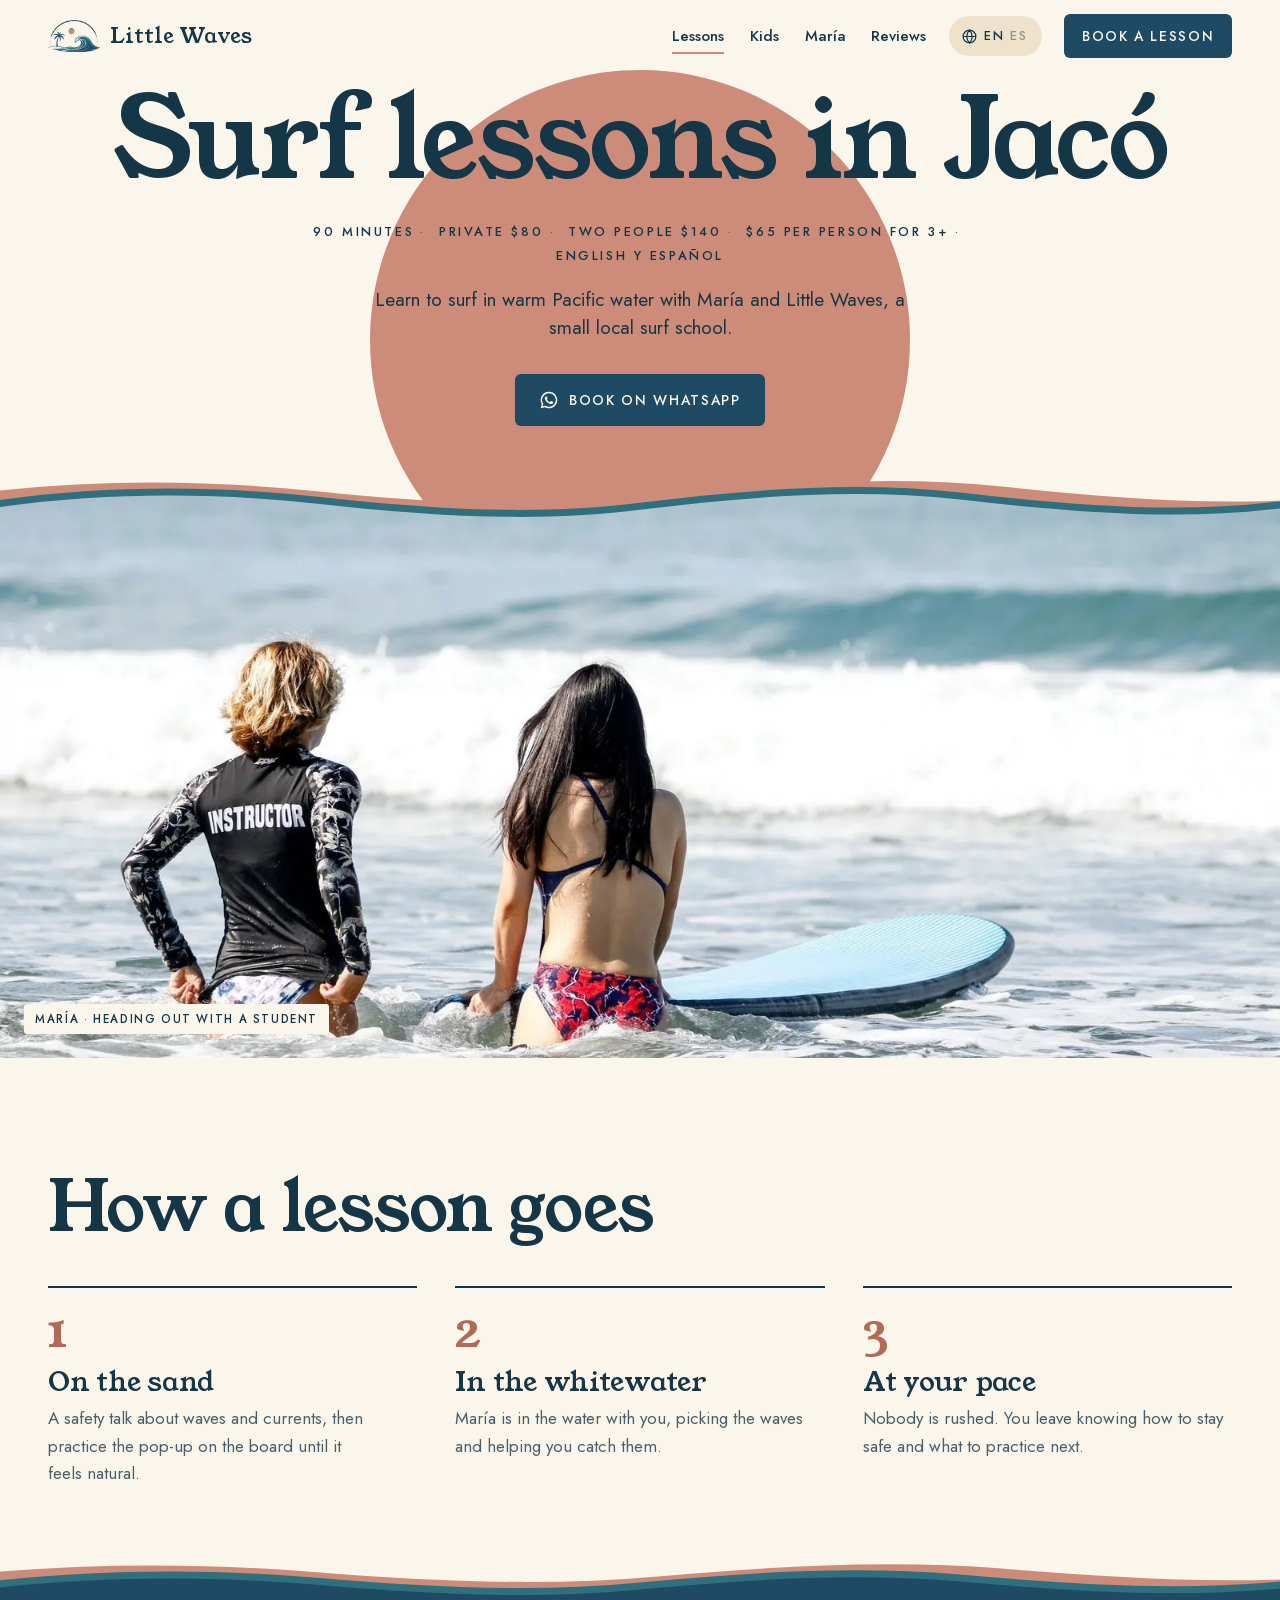
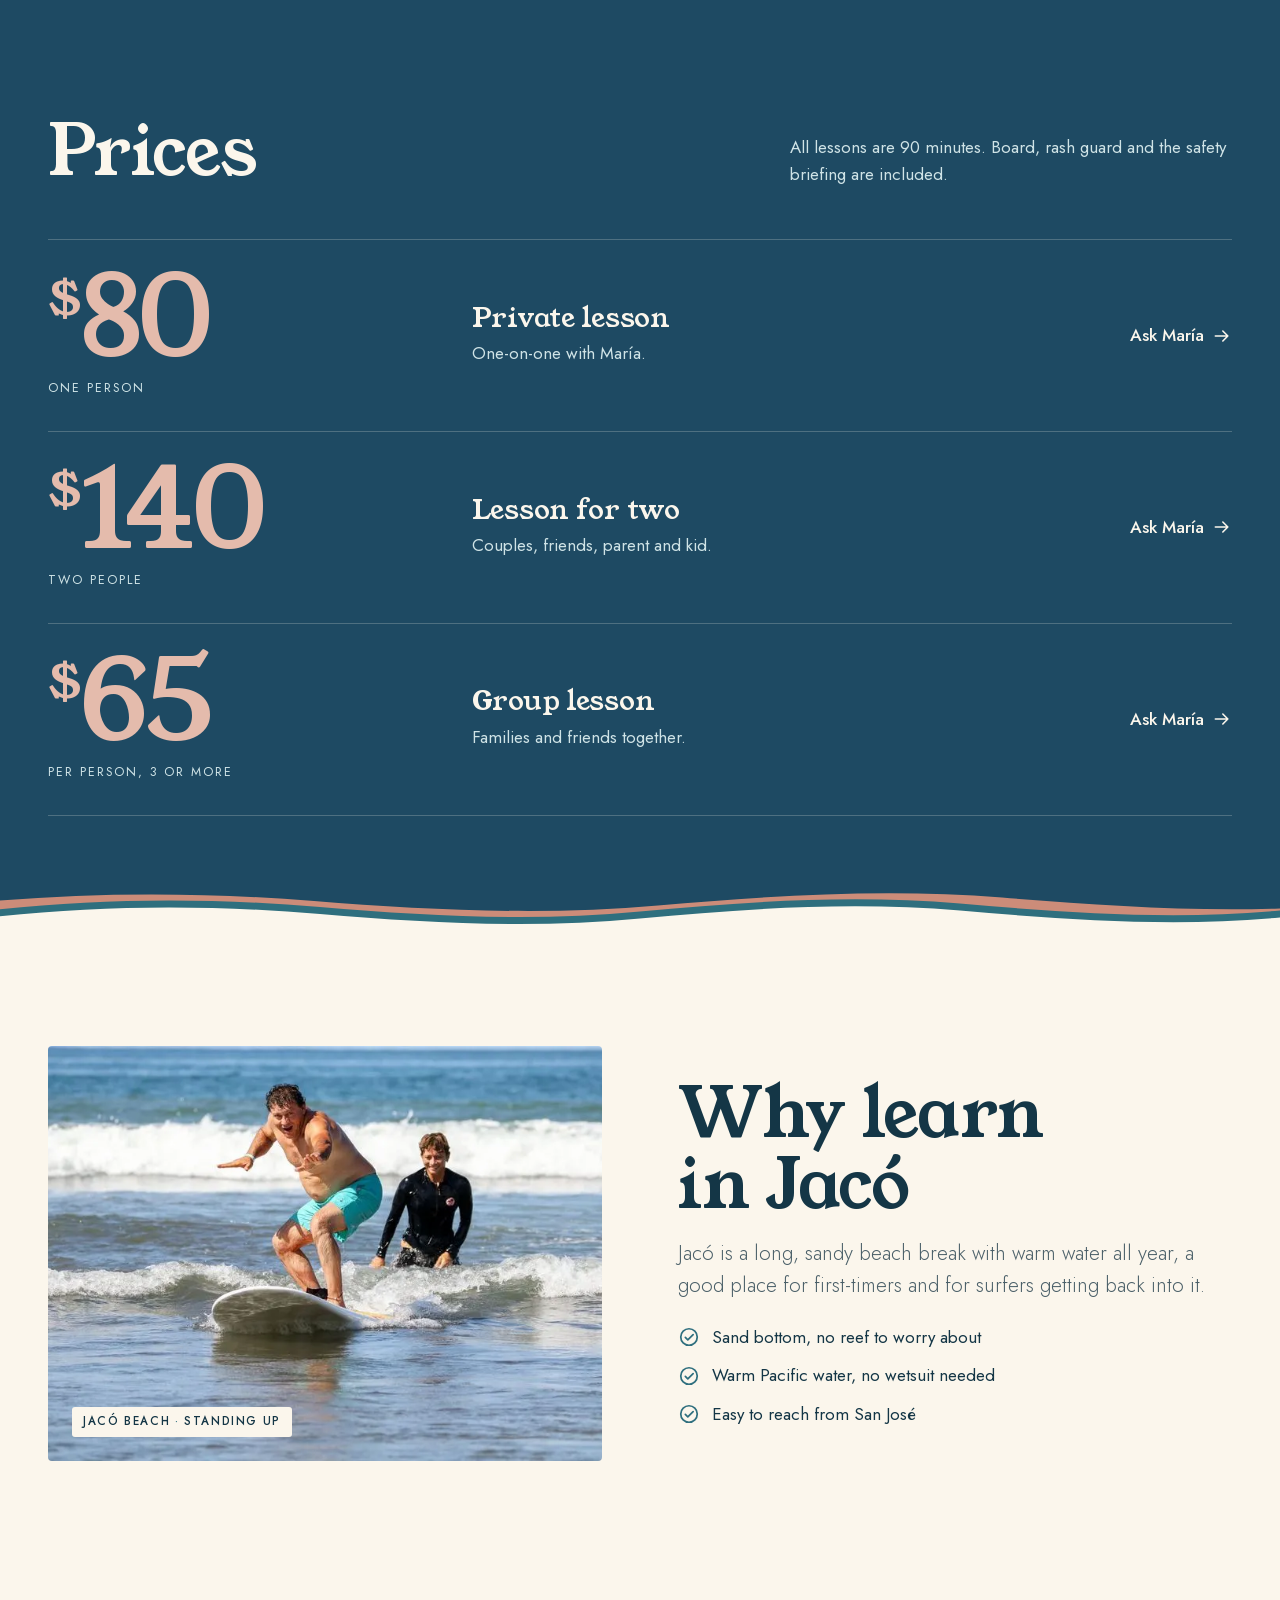
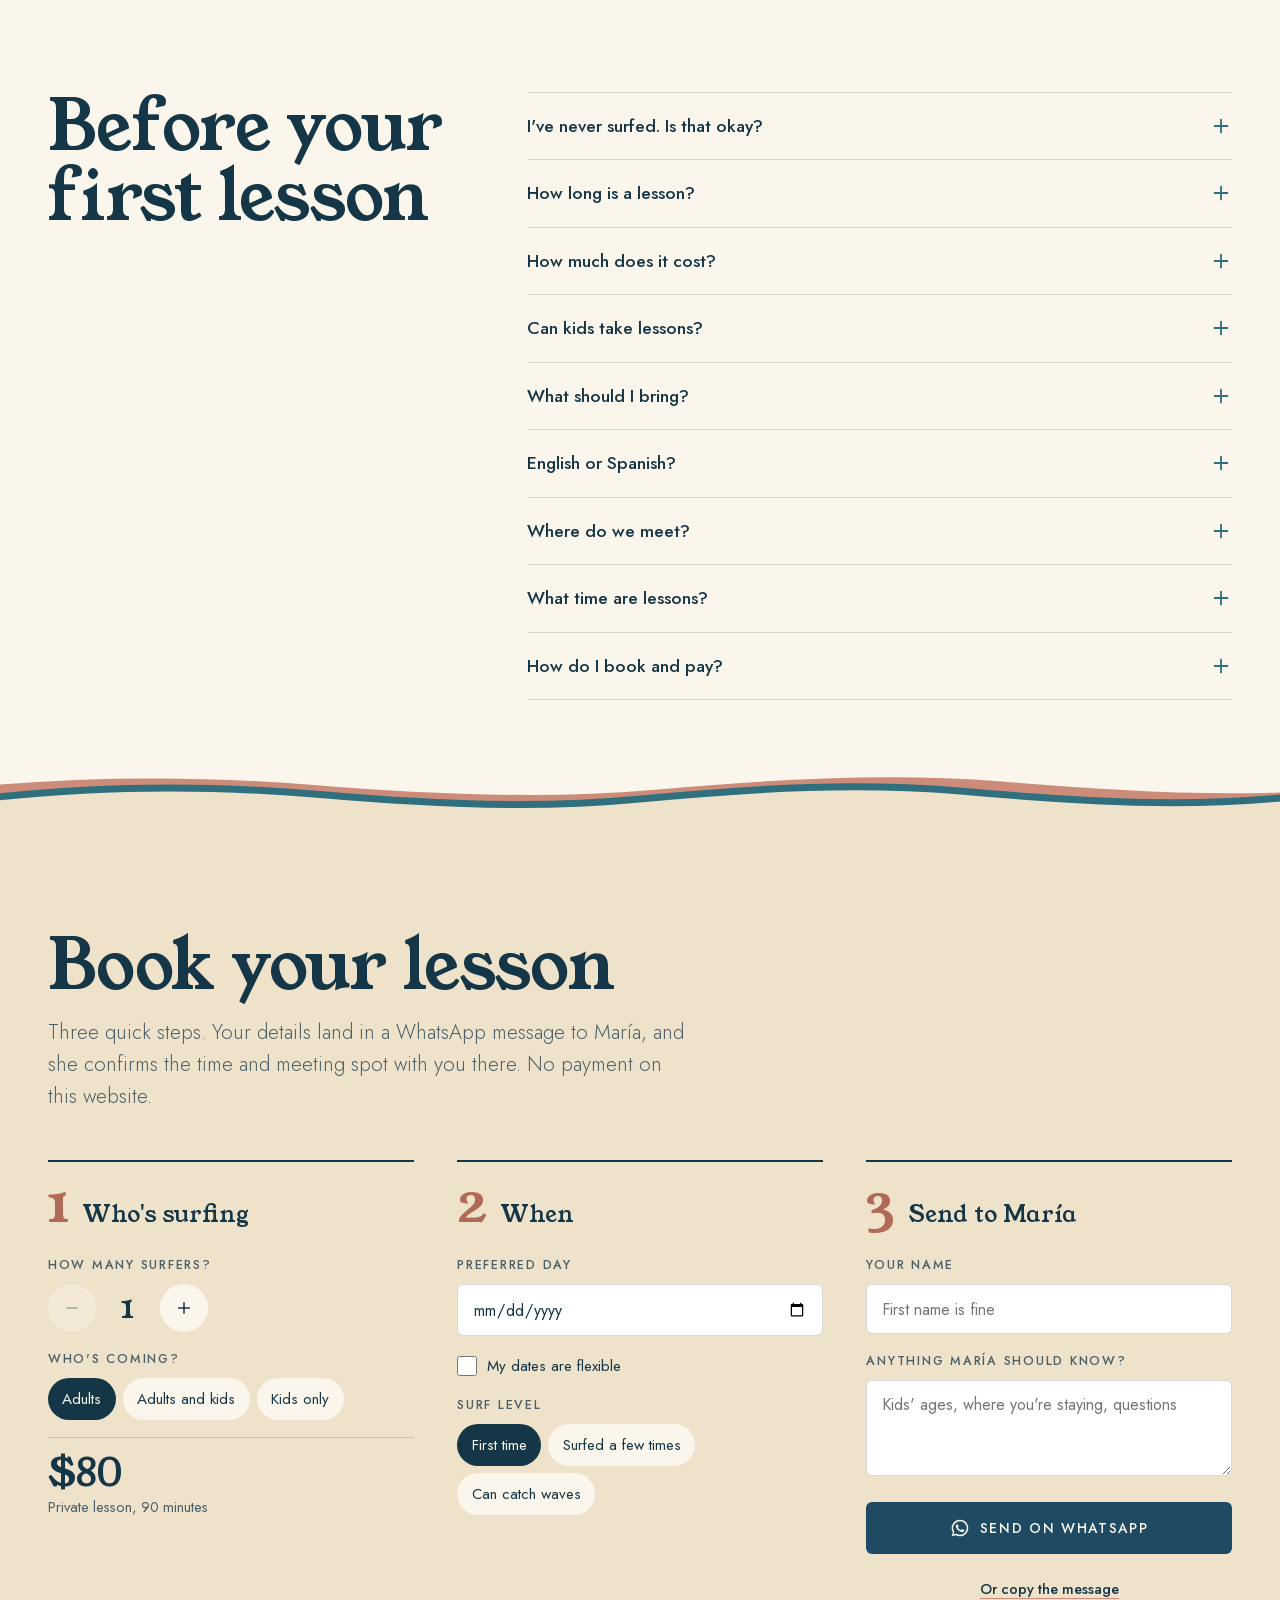
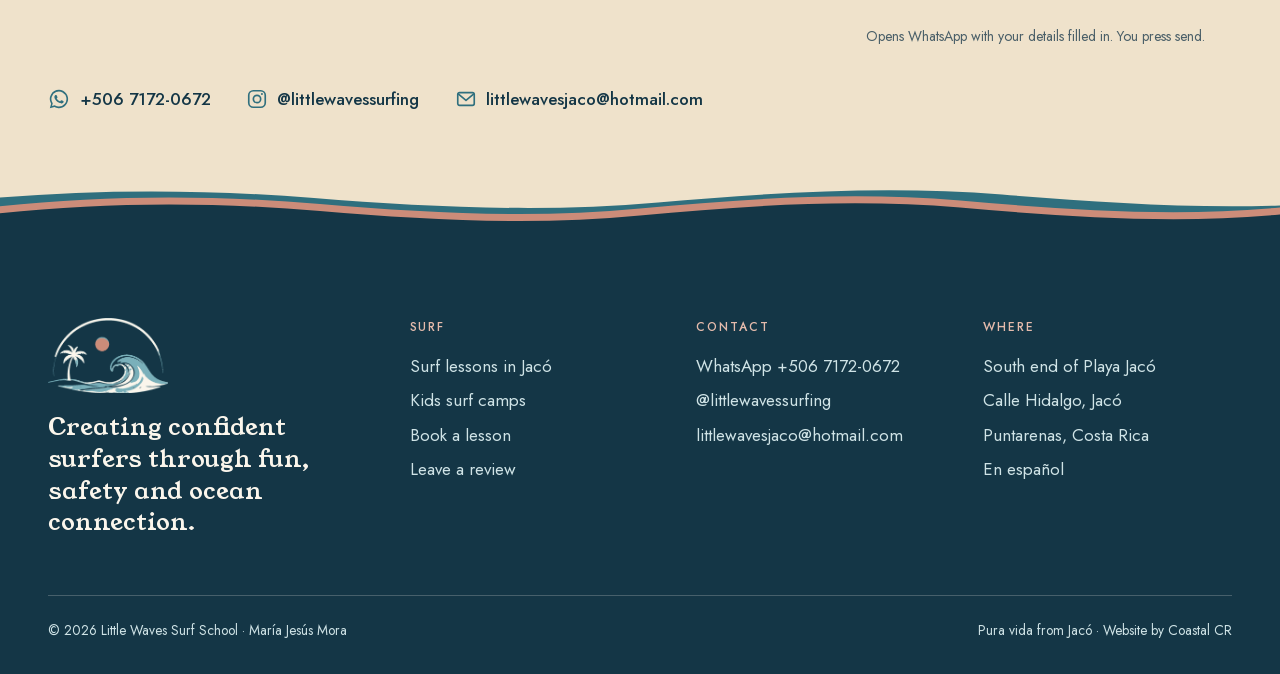
<file: surf-lessons-jaco/index.html>
<!DOCTYPE html>
<html lang="en">
<head>
<meta charset="utf-8">
<meta name="viewport" content="width=device-width, initial-scale=1, viewport-fit=cover">
<title>Surf Lessons in Jacó, Costa Rica: Prices and What to Expect | Little Waves</title>
<meta name="description" content="90-minute beginner-friendly surf lessons at Jacó Beach. Private $80, two people $140, $65 per person for groups. Board, rash guard and safety briefing included.">
<meta name="robots" content="index, follow, max-image-preview:large">
<link rel="canonical" href="https://littlewavessurf.com/surf-lessons-jaco/">
<link rel="alternate" hreflang="en" href="https://littlewavessurf.com/surf-lessons-jaco/"><link rel="alternate" hreflang="es" href="https://littlewavessurf.com/es/clases-de-surf-jaco/"><link rel="alternate" hreflang="x-default" href="https://littlewavessurf.com/surf-lessons-jaco/">
<meta name="theme-color" content="#FBF6EC">
<meta property="og:type" content="website">
<meta property="og:site_name" content="Little Waves Surf School">
<meta property="og:locale" content="en_US">
<meta property="og:title" content="Surf Lessons in Jacó, Costa Rica: Prices and What to Expect | Little Waves">
<meta property="og:description" content="90-minute beginner-friendly surf lessons at Jacó Beach. Private $80, two people $140, $65 per person for groups. Board, rash guard and safety briefing included.">
<meta property="og:url" content="https://littlewavessurf.com/surf-lessons-jaco/">
<meta property="og:image" content="https://littlewavessurf.com/img/og-card.jpg">
<meta property="og:image:width" content="1200"><meta property="og:image:height" content="630">
<meta name="twitter:card" content="summary_large_image">
<link rel="icon" type="image/png" href="../img/icon-180.png">
<link rel="apple-touch-icon" href="../img/icon-180.png">
<link rel="preload" href="../fonts/youngserif-latin.woff2" as="font" type="font/woff2" crossorigin>
<link rel="preload" href="../fonts/jost-latin.woff2" as="font" type="font/woff2" crossorigin>
<link rel="stylesheet" href="../assets/site.css?v=202609261140">
<script type="application/ld+json">{"@context":"https://schema.org","@graph":[{"@type":"SportsActivityLocation","@id":"https://littlewavessurf.com/#school","name":"Little Waves Surf School","url":"https://littlewavessurf.com/","image":"https://littlewavessurf.com/img/standup-1600.jpg","logo":"https://littlewavessurf.com/img/mark-ink-512.png","telephone":"+506 7172 0672","email":"littlewavesjaco@hotmail.com","description":"Surf lessons in Jacó Beach with local instructor María Jesús Mora. Private $80, two people $140, groups $65 per person. 90 minutes, board included. English and Spanish.","foundingDate":"2026","address":{"@type":"PostalAddress","streetAddress":"Calle Hidalgo, Playa Jacó","addressLocality":"Jacó","addressRegion":"Puntarenas","addressCountry":"CR"},"areaServed":"Jacó, Puntarenas, Costa Rica","priceRange":"$65-$200","knowsLanguage":["en","es"],"sameAs":["https://instagram.com/littlewavessurfing"],"founder":{"@type":"Person","name":"María Jesús Mora","jobTitle":"Surf instructor"},"makesOffer":[{"@type":"Offer","price":"80","priceCurrency":"USD","itemOffered":{"@type":"Service","name":"Private surf lesson (90 minutes)"}},{"@type":"Offer","price":"140","priceCurrency":"USD","itemOffered":{"@type":"Service","name":"Surf lesson for two people (90 minutes)"}},{"@type":"Offer","price":"65","priceCurrency":"USD","itemOffered":{"@type":"Service","name":"Group surf lesson, per person, 3 or more (90 minutes)"}},{"@type":"Offer","price":"200","priceCurrency":"USD","itemOffered":{"@type":"Service","name":"Kids surf camp, ages 5 to 16, per week"}}]},{"@type":"FAQPage","@id":"https://littlewavessurf.com/surf-lessons-jaco/#faq","mainEntity":[{"@type":"Question","name":"I've never surfed. Is that okay?","acceptedAnswer":{"@type":"Answer","text":"Yes. Lessons are built for first-timers, and every one starts with an ocean-safety briefing on the sand before you go in."}},{"@type":"Question","name":"How long is a lesson?","acceptedAnswer":{"@type":"Answer","text":"90 minutes, private or group."}},{"@type":"Question","name":"How much does it cost?","acceptedAnswer":{"@type":"Answer","text":"$80 for a private lesson, $140 for two people, and $65 per person for three or more. Board, rash guard and the safety briefing are included."}},{"@type":"Question","name":"Can kids take lessons?","acceptedAnswer":{"@type":"Answer","text":"Yes. María teaches kids and adults, and runs weekly kids surf camps for ages 5 to 16 ($200 per week)."}},{"@type":"Question","name":"Where do we meet?","acceptedAnswer":{"@type":"Answer","text":"At the south end of Playa Jacó, by Calle Hidalgo. María sends you the exact spot on WhatsApp."}},{"@type":"Question","name":"What time are lessons?","acceptedAnswer":{"@type":"Answer","text":"It depends on the tide. María picks the best time for your level and confirms it with you on WhatsApp."}},{"@type":"Question","name":"English or Spanish?","acceptedAnswer":{"@type":"Answer","text":"Both. María coaches in English and Spanish."}}]},{"@type":"BreadcrumbList","itemListElement":[{"@type":"ListItem","position":1,"name":"Little Waves","item":"https://littlewavessurf.com/"},{"@type":"ListItem","position":2,"name":"Surf lessons","item":"https://littlewavessurf.com/surf-lessons-jaco/"}]}]}</script>
</head>
<body>
<svg width="0" height="0" style="position:absolute" aria-hidden="true" focusable="false">
  <symbol id="i-wa" viewBox="0 0 24 24"><path fill="currentColor" d="M12 2a10 10 0 0 0-8.6 15.1L2 22l5-1.3A10 10 0 1 0 12 2zm0 18.2c-1.5 0-3-.4-4.3-1.2l-.3-.2-3 .8.8-2.9-.2-.3A8.2 8.2 0 1 1 12 20.2zm4.5-6.1c-.2-.1-1.5-.7-1.7-.8-.2-.1-.4-.1-.6.1l-.8 1c-.1.2-.3.2-.5.1a6.7 6.7 0 0 1-3.3-2.9c-.2-.4.2-.4.7-1.3.1-.2 0-.3 0-.4l-.8-1.8c-.2-.5-.4-.4-.6-.4h-.5c-.2 0-.4.1-.6.3-.2.2-.8.8-.8 2s.9 2.3 1 2.5c.1.2 1.7 2.6 4.2 3.7 1.6.7 2.2.7 3 .6.5-.1 1.5-.6 1.7-1.2.2-.6.2-1.1.1-1.2 0-.1-.2-.2-.5-.3z"/></symbol>
  <symbol id="i-ig" viewBox="0 0 24 24"><g fill="none" stroke="currentColor" stroke-width="1.8"><rect x="3" y="3" width="18" height="18" rx="5"/><circle cx="12" cy="12" r="4"/></g><circle cx="17.4" cy="6.6" r="1.1" fill="currentColor"/></symbol>
  <symbol id="i-mail" viewBox="0 0 24 24"><g fill="none" stroke="currentColor" stroke-width="1.8" stroke-linejoin="round"><rect x="3" y="5" width="18" height="14" rx="2"/><path d="m3.5 6.5 8.5 7 8.5-7"/></g></symbol>
  <symbol id="i-pin" viewBox="0 0 24 24"><g fill="none" stroke="currentColor" stroke-width="1.8"><path d="M12 21s-7-6.2-7-11.5a7 7 0 0 1 14 0C19 14.8 12 21 12 21z"/><circle cx="12" cy="9.5" r="2.5"/></g></symbol>
  <symbol id="i-globe" viewBox="0 0 24 24"><g fill="none" stroke="currentColor" stroke-width="1.7"><circle cx="12" cy="12" r="9"/><path d="M3 12h18M12 3c2.6 2.6 3.8 5.6 3.8 9s-1.2 6.4-3.8 9c-2.6-2.6-3.8-5.6-3.8-9S9.4 5.6 12 3z"/></g></symbol>
  <symbol id="i-menu" viewBox="0 0 24 24"><path d="M3 7h18M3 12h18M3 17h12" fill="none" stroke="currentColor" stroke-width="1.9" stroke-linecap="round"/></symbol>
  <symbol id="i-close" viewBox="0 0 24 24"><path d="M6 6l12 12M18 6 6 18" fill="none" stroke="currentColor" stroke-width="1.9" stroke-linecap="round"/></symbol>
  <symbol id="i-plus" viewBox="0 0 24 24"><path d="M12 5v14M5 12h14" fill="none" stroke="currentColor" stroke-width="2" stroke-linecap="round"/></symbol>
  <symbol id="i-minus" viewBox="0 0 24 24"><path d="M5 12h14" fill="none" stroke="currentColor" stroke-width="2" stroke-linecap="round"/></symbol>
  <symbol id="i-arrow" viewBox="0 0 24 24"><path d="M4 12h15m-6-6 6 6-6 6" fill="none" stroke="currentColor" stroke-width="1.9" stroke-linecap="round" stroke-linejoin="round"/></symbol>
  <symbol id="i-left" viewBox="0 0 24 24"><path d="M20 12H5m6-6-6 6 6 6" fill="none" stroke="currentColor" stroke-width="1.9" stroke-linecap="round" stroke-linejoin="round"/></symbol>
  <symbol id="i-check" viewBox="0 0 24 24"><g fill="none" stroke="currentColor" stroke-width="1.9" stroke-linecap="round" stroke-linejoin="round"><circle cx="12" cy="12" r="9"/><path d="m8 12.5 2.7 2.7L16.5 9.5"/></g></symbol>
  <symbol id="i-board" viewBox="0 0 24 24"><g fill="none" stroke="currentColor" stroke-width="1.7" stroke-linecap="round"><path d="M12 2.5c3 3.5 4.2 8.3 3.6 13.2-.3 2.6-1.6 5.3-3.6 5.8-2-.5-3.3-3.2-3.6-5.8-.6-4.9.6-9.7 3.6-13.2z"/><path d="M12 5v15"/></g></symbol>
  <symbol id="i-shirt" viewBox="0 0 24 24"><path d="M8 3 3 6l2 5 2-1v11h10V10l2 1 2-5-5-3c-.5 1.7-2 2.8-4 2.8S8.5 4.7 8 3z" fill="none" stroke="currentColor" stroke-width="1.7" stroke-linejoin="round"/></symbol>
  <symbol id="i-shield" viewBox="0 0 24 24"><g fill="none" stroke="currentColor" stroke-width="1.7" stroke-linejoin="round" stroke-linecap="round"><path d="M12 3 5 6v5.5c0 4.4 3 8 7 9.5 4-1.5 7-5.1 7-9.5V6l-7-3z"/><path d="M8.5 12.5c1.2-1 2.3-1 3.5 0s2.3 1 3.5 0"/></g></symbol>
  <symbol id="i-camera" viewBox="0 0 24 24"><g fill="none" stroke="currentColor" stroke-width="1.7" stroke-linejoin="round"><path d="M4 8h3l1.5-2.5h7L17 8h3v11H4z"/><circle cx="12" cy="13" r="3.5"/></g></symbol>
  <symbol id="i-star" viewBox="0 0 24 24"><path fill="currentColor" d="m12 3 2.7 5.6 6.1.9-4.4 4.3 1 6.1L12 17l-5.4 2.9 1-6.1-4.4-4.3 6.1-.9z"/></symbol>
  <symbol id="i-copy" viewBox="0 0 24 24"><g fill="none" stroke="currentColor" stroke-width="1.7"><rect x="8" y="8" width="12" height="12" rx="2"/><path d="M16 8V5a1 1 0 0 0-1-1H5a1 1 0 0 0-1 1v10a1 1 0 0 0 1 1h3"/></g></symbol>
</svg>
<a class="sr" href="#main">Skip to content</a>
<header class="top" id="top">
  <div class="wrap top-in">
    <a class="brand" href="../" aria-label="Little Waves Surf School, home">
      <img src="../img/mark-ink-160.png" width="160" height="101" alt="" />
      <span>Little Waves</span>
    </a>
    <nav class="nav" aria-label="Main">
      <a href="../surf-lessons-jaco/" aria-current="page">Lessons</a>
      <a href="../kids-surf-camps/">Kids</a>
      <a href="../#maria">María</a>
      <a href="../#reviews">Reviews</a>
    </nav>
    <a class="lang" href="../es/clases-de-surf-jaco/" hreflang="es" data-lang-switch="es" aria-label="Ver en español">
      <svg aria-hidden="true"><use href="#i-globe"/></svg><b class="on">EN</b><b class="">ES</b>
    </a>
    <a class="btn btn-sea btn-top" href="../#book">Book a lesson</a>
    <button class="menu-btn" type="button" aria-label="Open menu" aria-controls="sheet" aria-expanded="false" data-menu-open><svg aria-hidden="true"><use href="#i-menu"/></svg></button>
  </div>
</header>
<div class="sheet" id="sheet" role="dialog" aria-modal="true" aria-label="Menu">
  <div class="sheet-head">
    <a class="brand" href="../"><img src="../img/mark-ink-160.png" width="44" alt="" /><span>Little Waves</span></a>
    <button class="menu-btn" type="button" aria-label="Close menu" data-menu-close style="display:inline-flex"><svg aria-hidden="true"><use href="#i-close"/></svg></button>
  </div>
  <nav aria-label="Mobile">
    <a href="../">Home</a>
    <a href="../surf-lessons-jaco/">Surf lessons</a>
    <a href="../kids-surf-camps/">Kids surf camps</a>
    <a href="../#maria">Meet María</a>
    <a href="../#reviews">Reviews</a>
    <a href="../es/clases-de-surf-jaco/" data-lang-switch="es">En español</a>
  </nav>
  <a class="btn btn-sea" href="../#book" data-menu-close><svg aria-hidden="true"><use href="#i-wa"/></svg>Book on WhatsApp</a>
</div>
<main id="main">
<section class="poster" aria-labelledby="title" style="--sun-size:min(52vw,540px);--sun-top:70px">
  <div class="sun" aria-hidden="true" data-sun></div>
  <div class="sky wrap">
    <h1 class="bill-title page" id="title">Surf lessons in Jacó</h1>
    <p class="billing"><span>90 minutes<i>·</i></span> <span>Private $80<i>·</i></span> <span>Two people $140<i>·</i></span> <span>$65 per person for 3+<i>·</i></span> <span>English y Español</span></p>
    <p class="tagline">Learn to surf in warm Pacific water with María and Little Waves, a small local surf school.</p>
    <div class="cta-row">
      <a class="btn btn-sea" href="#book"><svg aria-hidden="true"><use href="#i-wa"/></svg>Book on WhatsApp</a>
    </div>
  </div>
  <figure class="sea-plate">
    <picture><source type="image/webp" srcset="../img/walkin-800.webp 800w, ../img/walkin-1600.webp 1600w" sizes="100vw"><img src="../img/walkin-1600.jpg" srcset="../img/walkin-800.jpg 800w, ../img/walkin-1600.jpg 1600w" sizes="100vw" width="1600" height="1060" alt="María leading a student out into the surf at Jacó Beach" fetchpriority="high"></picture>
    <figcaption class="ticket">María <b>·</b> Heading out with a student</figcaption>
  </figure>
</section>

<section class="band b-paper pad" aria-labelledby="how-h">
  <div class="wrap">
    <h2 id="how-h">How a lesson goes</h2>
    <ol class="steps">
      <li><h3>On the sand</h3><p>A safety talk about waves and currents, then practice the pop-up on the board until it feels natural.</p></li>
      <li><h3>In the whitewater</h3><p>María is in the water with you, picking the waves and helping you catch them.</p></li>
      <li><h3>At your pace</h3><p>Nobody is rushed. You leave knowing how to stay safe and what to practice next.</p></li>
    </ol>
  </div>
</section>

<section class="band edge b-sea pad" aria-labelledby="price-h"><i class="ink" aria-hidden="true"></i>
  <div class="wrap">
    <div class="bill-head">
      <h2 id="price-h">Prices</h2>
      <p>All lessons are 90 minutes. Board, rash guard and the safety briefing are included.</p>
    </div>
    <ul class="bill">
      <li><div class="price"><sup>$</sup>80<small>One person</small></div><div><h3>Private lesson</h3><p>One-on-one with María.</p></div><a class="ask" href="https://wa.me/50671720672" data-wa data-wa-msg="private"><span class="t">Ask María</span> <svg class="arrow" width="20" height="20" aria-hidden="true"><use href="#i-arrow"/></svg></a></li>
      <li><div class="price"><sup>$</sup>140<small>Two people</small></div><div><h3>Lesson for two</h3><p>Couples, friends, parent and kid.</p></div><a class="ask" href="https://wa.me/50671720672" data-wa data-wa-msg="two"><span class="t">Ask María</span> <svg class="arrow" width="20" height="20" aria-hidden="true"><use href="#i-arrow"/></svg></a></li>
      <li><div class="price"><sup>$</sup>65<small>Per person, 3 or more</small></div><div><h3>Group lesson</h3><p>Families and friends together.</p></div><a class="ask" href="https://wa.me/50671720672" data-wa data-wa-msg="group"><span class="t">Ask María</span> <svg class="arrow" width="20" height="20" aria-hidden="true"><use href="#i-arrow"/></svg></a></li>
    </ul>
  </div>
</section>

<section class="band edge b-paper pad" aria-labelledby="why-h"><i class="ink" aria-hidden="true"></i>
  <div class="wrap split">
    <figure>
      <picture><source type="image/webp" srcset="../img/standup-800.webp 800w, ../img/standup-1600.webp 1600w" sizes="(max-width:860px) 92vw, 46vw"><img src="../img/standup-1600.jpg" srcset="../img/standup-800.jpg 800w, ../img/standup-1600.jpg 1600w" sizes="(max-width:860px) 92vw, 46vw" width="1600" height="1056" alt="A student standing up in the whitewater at Jacó" loading="lazy" decoding="async"></picture>
      <figcaption class="ticket">Jacó Beach <b>·</b> Standing up</figcaption>
    </figure>
    <div>
      <h2 id="why-h">Why learn in Jacó</h2>
      <p class="lede">Jacó is a long, sandy beach break with warm water all year, a good place for first-timers and for surfers getting back into it.</p>
      <ul class="checklist">
        <li><svg aria-hidden="true"><use href="#i-check"/></svg><span>Sand bottom, no reef to worry about</span></li>
        <li><svg aria-hidden="true"><use href="#i-check"/></svg><span>Warm Pacific water, no wetsuit needed</span></li>
        <li><svg aria-hidden="true"><use href="#i-check"/></svg><span>Easy to reach from San José</span></li>
      </ul>
    </div>
  </div>
</section>

<section class="band b-paper pad" id="faq" aria-labelledby="faq-h">
  <div class="wrap faq">
    <h2 id="faq-h">Before your first lesson</h2>
    <div>
      <details><summary>I've never surfed. Is that okay?<svg aria-hidden="true"><use href="#i-plus"/></svg></summary><p>Yes. Lessons are built for first-timers, and every one starts with an ocean-safety briefing on the sand before you go in.</p></details>
      <details><summary>How long is a lesson?<svg aria-hidden="true"><use href="#i-plus"/></svg></summary><p>90 minutes, private or group.</p></details>
      <details><summary>How much does it cost?<svg aria-hidden="true"><use href="#i-plus"/></svg></summary><p>$80 for a private lesson, $140 for two people, and $65 per person for three or more. Board, rash guard and the safety briefing are included.</p></details>
      <details><summary>Can kids take lessons?<svg aria-hidden="true"><use href="#i-plus"/></svg></summary><p>Yes. María teaches kids and adults, and runs weekly kids surf camps for ages 5 to 16 ($200 per week).</p></details>
      <details><summary>What should I bring?<svg aria-hidden="true"><use href="#i-plus"/></svg></summary><p>Your swimsuit, sunscreen and water. The surfboard and rash guard are ready for you.</p></details>
      <details><summary>English or Spanish?<svg aria-hidden="true"><use href="#i-plus"/></svg></summary><p>Both. María coaches in English and Spanish.</p></details>
      <details><summary>Where do we meet?<svg aria-hidden="true"><use href="#i-plus"/></svg></summary><p>At the south end of Playa Jacó, by Calle Hidalgo. María sends you the exact spot on WhatsApp.</p></details>
      <details><summary>What time are lessons?<svg aria-hidden="true"><use href="#i-plus"/></svg></summary><p>It depends on the tide. María picks the best time for your level and confirms it with you on WhatsApp.</p></details>
      <details><summary>How do I book and pay?<svg aria-hidden="true"><use href="#i-plus"/></svg></summary><p>Send your details on WhatsApp. María confirms the time and where to meet. Nothing is charged on this website.</p></details>
    </div>
  </div>
</section>


<section class="band edge b-sand pad" id="book" aria-labelledby="book-h"><i class="ink" aria-hidden="true"></i>
  <div class="wrap">
    <div class="book-head">
      <h2 id="book-h">Book your lesson</h2>
      <p class="lede">Three quick steps. Your details land in a WhatsApp message to María, and she confirms the time and meeting spot with you there. No payment on this website.</p>
    </div>
    <form class="stations" id="planner" novalidate>
      <fieldset class="station">
        <legend class="station-n"><b>1</b><span>Who's surfing</span></legend>
        <div>
          <span class="field-label" id="ppl-l">How many surfers?</span>
          <div class="stepper" role="group" aria-labelledby="ppl-l">
            <button type="button" data-step="-1" aria-label="One fewer"><svg aria-hidden="true"><use href="#i-minus"/></svg></button>
            <output id="ppl" aria-live="polite">1</output>
            <button type="button" data-step="1" aria-label="One more"><svg aria-hidden="true"><use href="#i-plus"/></svg></button>
          </div>
        </div>
        <div>
          <span class="field-label" id="who-l">Who's coming?</span>
          <div class="chips" role="radiogroup" aria-labelledby="who-l">
            <label><input type="radio" name="who" value="adults" checked><span>Adults</span></label>
            <label><input type="radio" name="who" value="mix"><span>Adults and kids</span></label>
            <label><input type="radio" name="who" value="kids"><span>Kids only</span></label>
          </div>
        </div>
        <div class="estimate" aria-live="polite">
          <b id="est-price">$80</b>
          <span id="est-note">Private lesson, 90 minutes</span>
        </div>
      </fieldset>
      <fieldset class="station">
        <legend class="station-n"><b>2</b><span>When</span></legend>
        <div>
          <label class="field-label" for="date">Preferred day</label>
          <input class="input" type="date" id="date" name="date">
        </div>
        <label class="check"><input type="checkbox" id="flex" name="flex"> My dates are flexible</label>
        <div>
          <span class="field-label" id="lvl-l">Surf level</span>
          <div class="chips" role="radiogroup" aria-labelledby="lvl-l">
            <label><input type="radio" name="level" value="first" checked><span>First time</span></label>
            <label><input type="radio" name="level" value="some"><span>Surfed a few times</span></label>
            <label><input type="radio" name="level" value="good"><span>Can catch waves</span></label>
          </div>
        </div>
      </fieldset>
      <fieldset class="station">
        <legend class="station-n"><b>3</b><span>Send to María</span></legend>
        <div>
          <label class="field-label" for="name">Your name</label>
          <input class="input" id="name" name="name" autocomplete="name" placeholder="First name is fine">
        </div>
        <div>
          <label class="field-label" for="notes">Anything María should know?</label>
          <textarea class="input" id="notes" name="notes" placeholder="Kids' ages, where you're staying, questions"></textarea>
        </div>
        <button class="btn btn-sea" type="submit"><svg aria-hidden="true"><use href="#i-wa"/></svg>Send on WhatsApp</button>
        <button class="copy-btn" type="button" data-copy>Or copy the message</button>
        <p class="send-note">Opens WhatsApp with your details filled in. You press send.</p>
      </fieldset>
    </form>
    <div class="contact-row">
      <a href="https://wa.me/50671720672" data-wa><svg aria-hidden="true"><use href="#i-wa"/></svg>+506 7172-0672</a>
      <a href="https://instagram.com/littlewavessurfing" rel="noopener" target="_blank"><svg aria-hidden="true"><use href="#i-ig"/></svg>@littlewavessurfing</a>
      <a href="mailto:littlewavesjaco@hotmail.com"><svg aria-hidden="true"><use href="#i-mail"/></svg>littlewavesjaco@hotmail.com</a>
    </div>
  </div>
</section>

</main>
<footer class="band edge b-night foot"><i class="ink" aria-hidden="true"></i>
  <div class="wrap">
    <div class="foot-grid">
      <div class="foot-brand">
        <img src="../img/mark-reverse-512.png" width="120" alt="Little Waves Surf School" loading="lazy" />
        <p>Creating confident surfers through fun, safety and ocean connection.</p>
      </div>
      <div>
        <p class="foot-h">Surf</p>
        <a href="../surf-lessons-jaco/">Surf lessons in Jacó</a>
        <a href="../kids-surf-camps/">Kids surf camps</a>
        <a href="../#book">Book a lesson</a>
        <a href="../review/">Leave a review</a>
      </div>
      <div>
        <p class="foot-h">Contact</p>
        <a href="https://wa.me/50671720672" data-wa>WhatsApp +506 7172-0672</a>
        <a href="https://instagram.com/littlewavessurfing" rel="noopener" target="_blank">@littlewavessurfing</a>
        <a href="mailto:littlewavesjaco@hotmail.com">littlewavesjaco@hotmail.com</a>
      </div>
      <div>
        <p class="foot-h">Where</p>
        <ul><li>South end of Playa Jacó</li><li>Calle Hidalgo, Jacó</li><li>Puntarenas, Costa Rica</li></ul>
        <a href="../es/clases-de-surf-jaco/" data-lang-switch="es">En español</a>
      </div>
    </div>
    <div class="foot-bottom">
      <span>© <span data-year>2026</span> Little Waves Surf School · María Jesús Mora</span>
      <span>Pura vida from Jacó · Website by <a href="https://coastalcr.com" rel="noopener" target="_blank">Coastal CR</a></span>
    </div>
  </div>
</footer>
<div class="bookbar" id="bookbar" aria-hidden="true">
  <span>90-minute lessons<br>from <b>$65</b></span>
  <a class="btn btn-sea" href="../#book" tabindex="-1"><svg aria-hidden="true"><use href="#i-wa"/></svg>Book</a>
</div>
<div class="toast" id="toast" role="status" aria-live="polite"></div>

<script src="../assets/site.js?v=202609261140" defer></script>
</body>
</html>
</file>
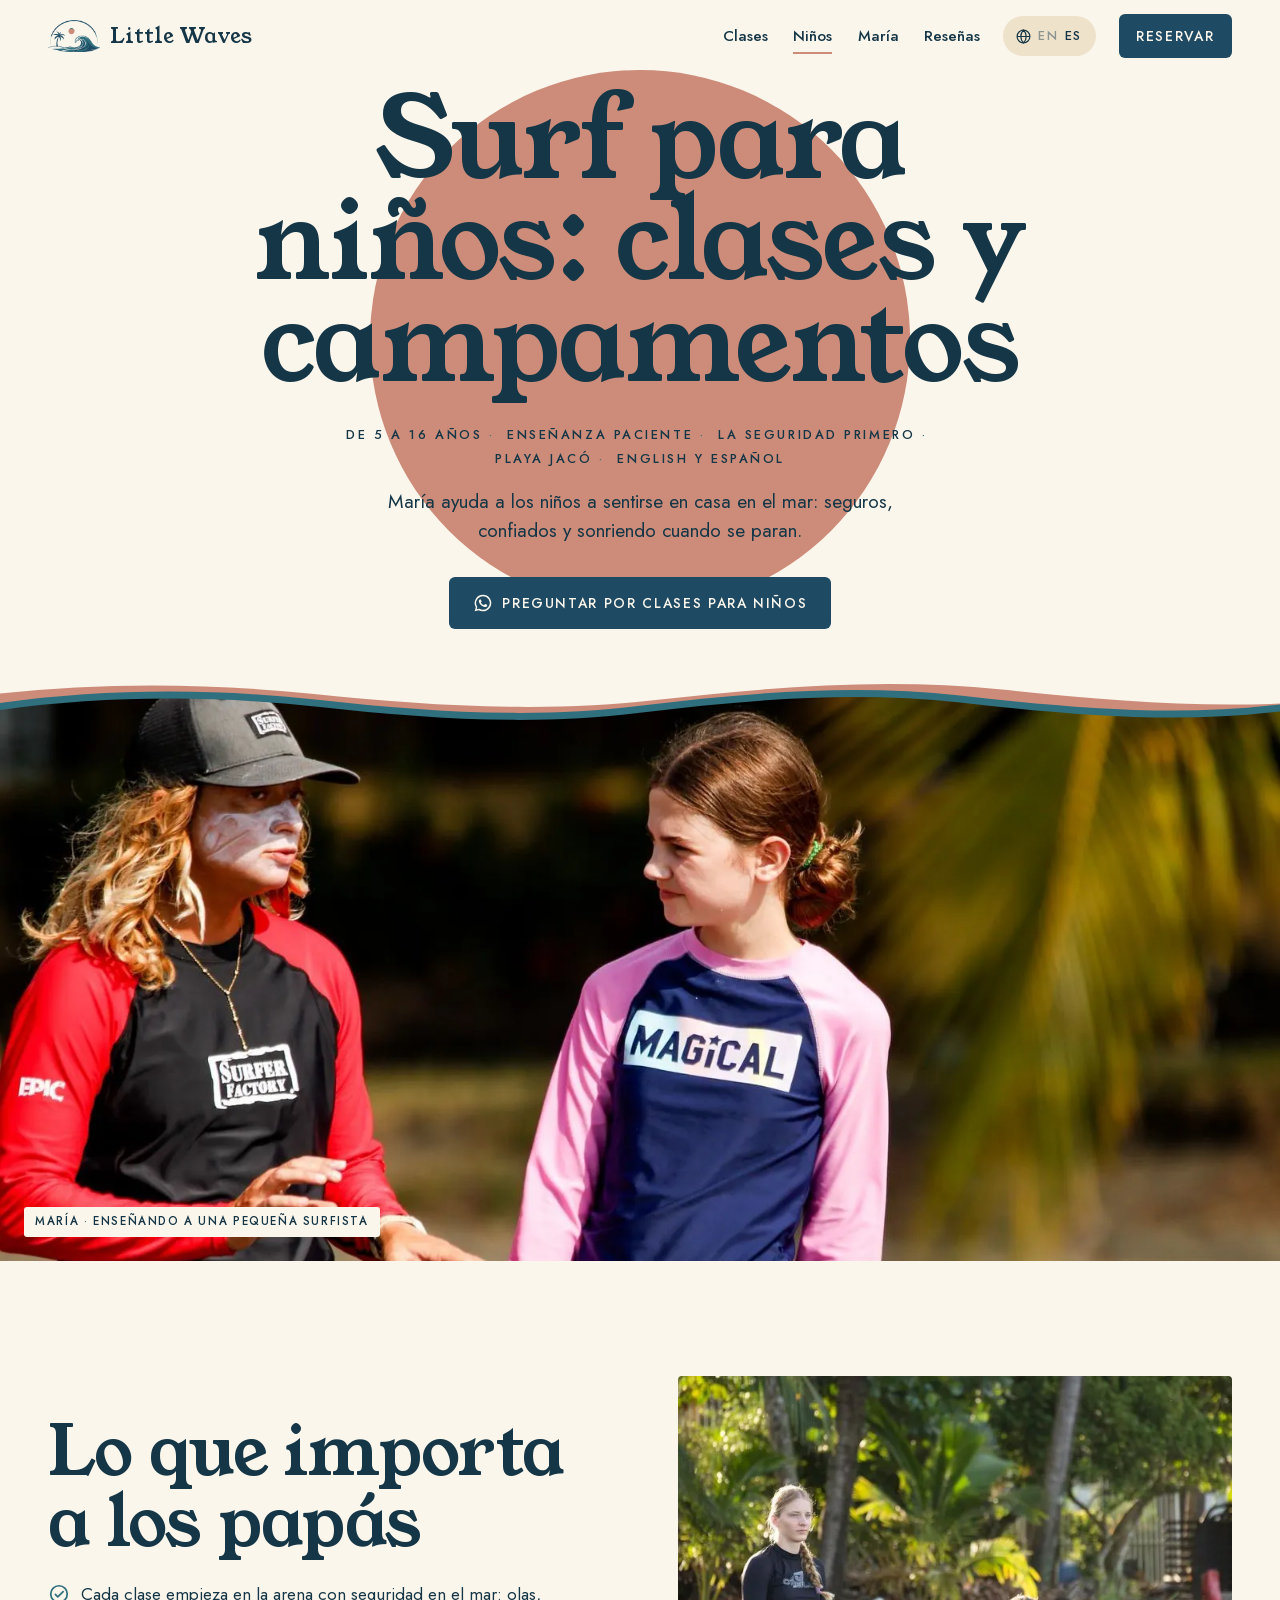
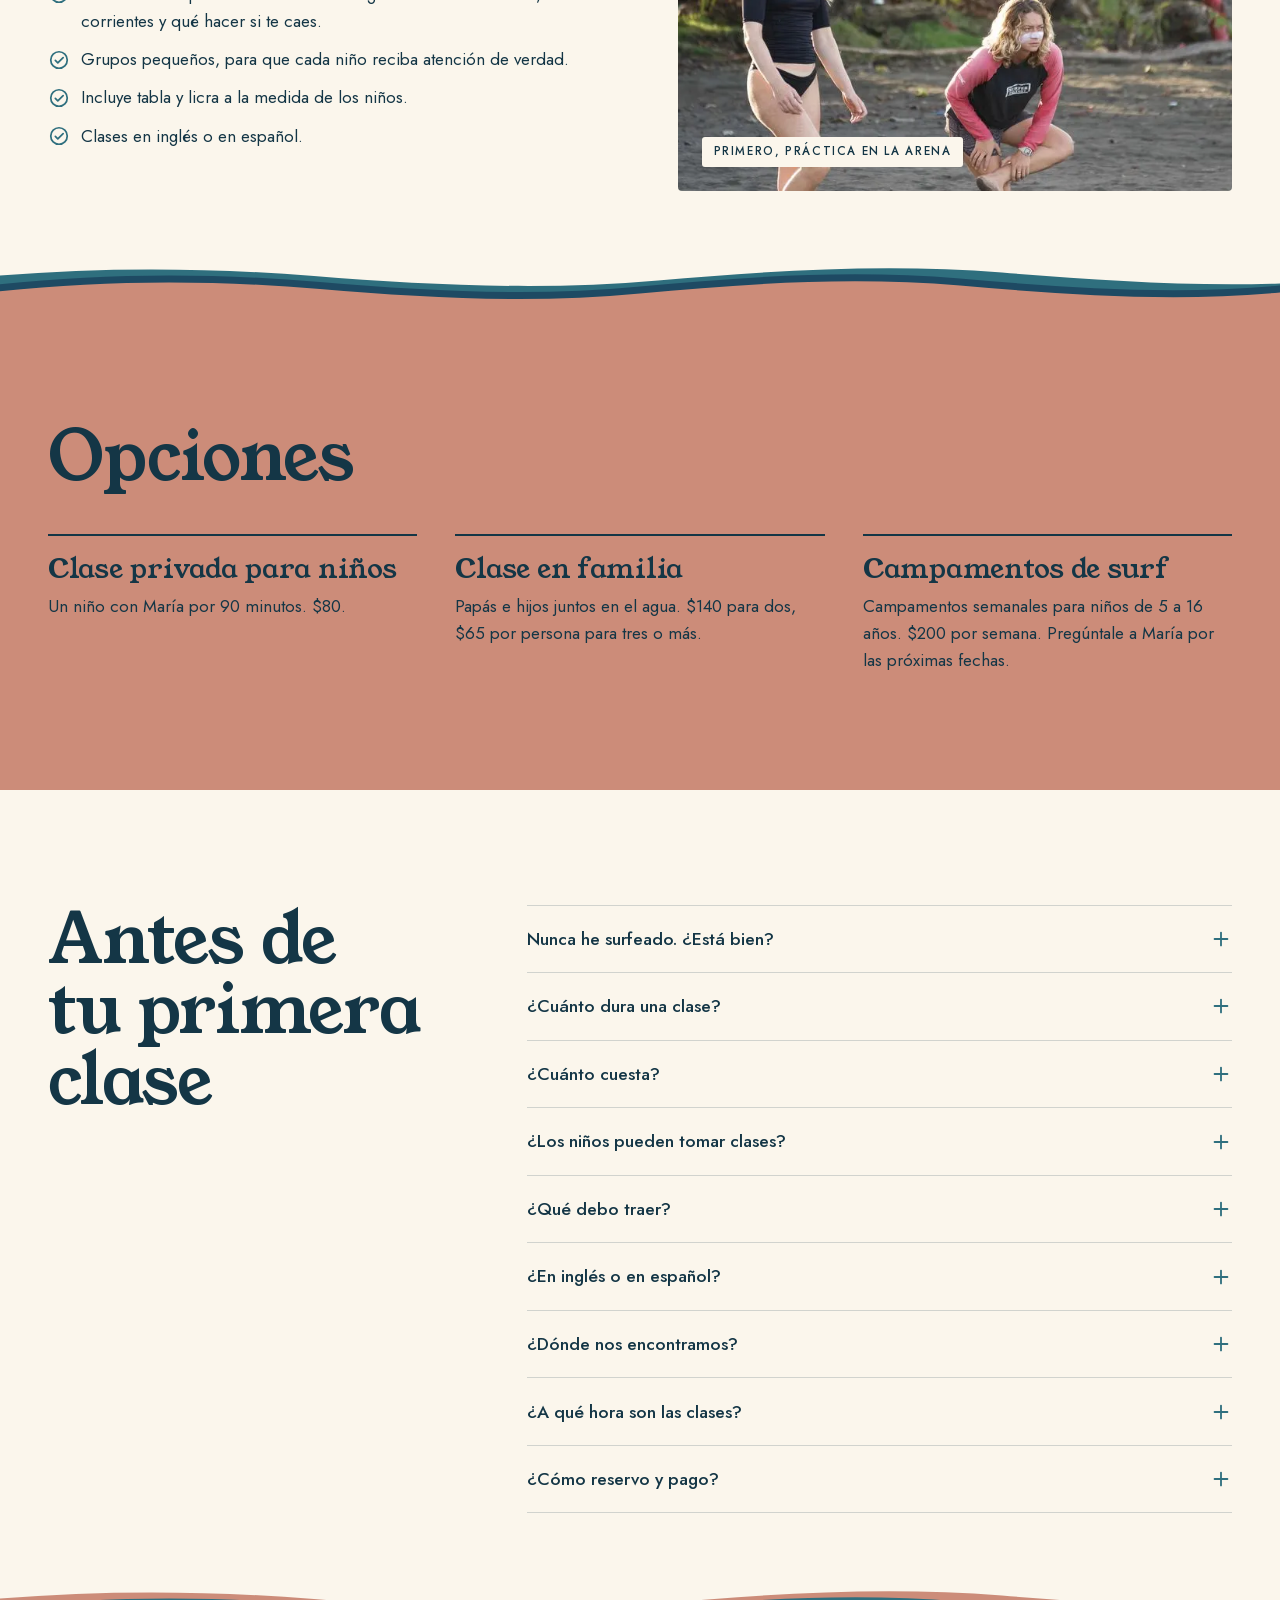
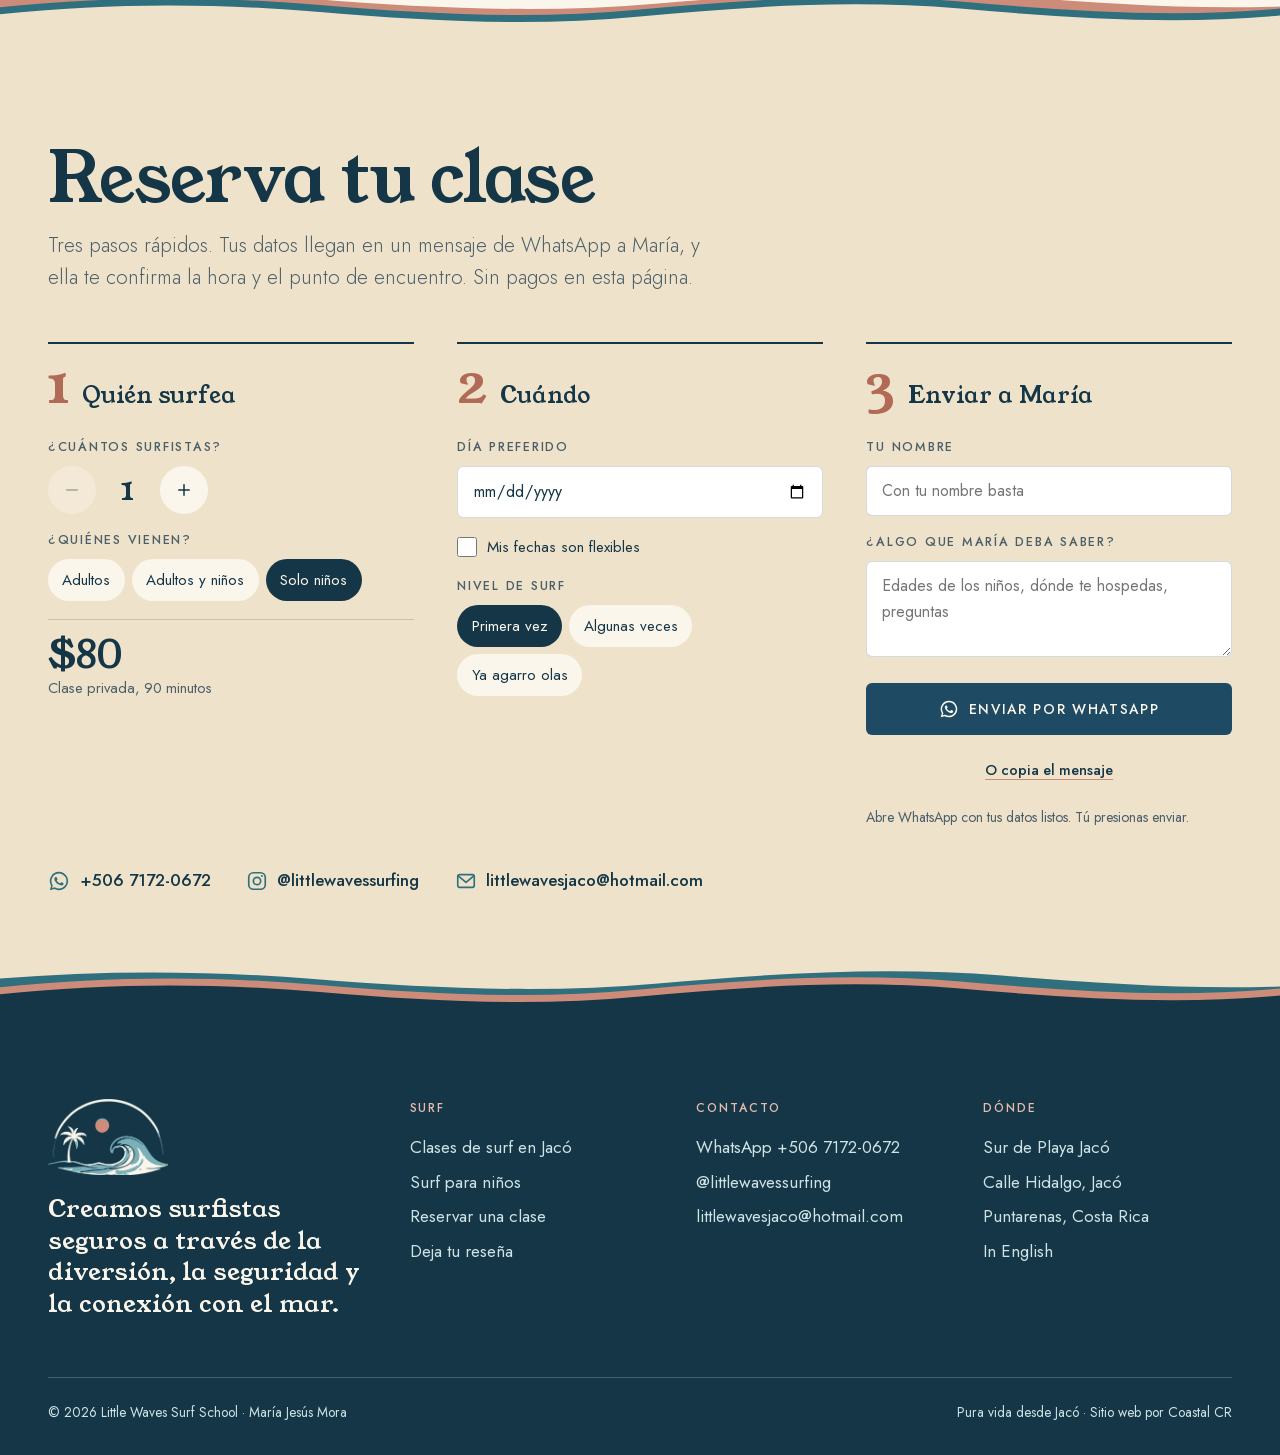
<file: es/campamentos-de-surf-ninos/index.html>
<!DOCTYPE html>
<html lang="es">
<head>
<meta charset="utf-8">
<meta name="viewport" content="width=device-width, initial-scale=1, viewport-fit=cover">
<title>Clases y Campamentos de Surf para Niños en Jacó | Little Waves</title>
<meta name="description" content="Clases y campamentos de surf para niños en Playa Jacó con la instructora María. Paciencia y seguridad primero. Tabla y licra incluidas. Inglés y español.">
<meta name="robots" content="index, follow, max-image-preview:large">
<link rel="canonical" href="https://littlewavessurf.com/es/campamentos-de-surf-ninos/">
<link rel="alternate" hreflang="en" href="https://littlewavessurf.com/kids-surf-camps/"><link rel="alternate" hreflang="es" href="https://littlewavessurf.com/es/campamentos-de-surf-ninos/"><link rel="alternate" hreflang="x-default" href="https://littlewavessurf.com/kids-surf-camps/">
<meta name="theme-color" content="#FBF6EC">
<meta property="og:type" content="website">
<meta property="og:site_name" content="Little Waves Surf School">
<meta property="og:locale" content="es_CR">
<meta property="og:title" content="Clases y Campamentos de Surf para Niños en Jacó | Little Waves">
<meta property="og:description" content="Clases y campamentos de surf para niños en Playa Jacó con la instructora María. Paciencia y seguridad primero. Tabla y licra incluidas. Inglés y español.">
<meta property="og:url" content="https://littlewavessurf.com/es/campamentos-de-surf-ninos/">
<meta property="og:image" content="https://littlewavessurf.com/img/og-card.jpg">
<meta property="og:image:width" content="1200"><meta property="og:image:height" content="630">
<meta name="twitter:card" content="summary_large_image">
<link rel="icon" type="image/png" href="../../img/icon-180.png">
<link rel="apple-touch-icon" href="../../img/icon-180.png">
<link rel="preload" href="../../fonts/youngserif-latin.woff2" as="font" type="font/woff2" crossorigin>
<link rel="preload" href="../../fonts/jost-latin.woff2" as="font" type="font/woff2" crossorigin>
<link rel="stylesheet" href="../../assets/site.css?v=202609261140">
<script type="application/ld+json">{"@context":"https://schema.org","@graph":[{"@type":"SportsActivityLocation","@id":"https://littlewavessurf.com/#school","name":"Little Waves Surf School","url":"https://littlewavessurf.com/","image":"https://littlewavessurf.com/img/standup-1600.jpg","logo":"https://littlewavessurf.com/img/mark-ink-512.png","telephone":"+506 7172 0672","email":"littlewavesjaco@hotmail.com","description":"Clases de surf en Playa Jacó con la instructora local María Jesús Mora. Privada $80, dos personas $140, grupos $65 por persona. 90 minutos, tabla incluida. Inglés y español.","foundingDate":"2026","address":{"@type":"PostalAddress","streetAddress":"Calle Hidalgo, Playa Jacó","addressLocality":"Jacó","addressRegion":"Puntarenas","addressCountry":"CR"},"areaServed":"Jacó, Puntarenas, Costa Rica","priceRange":"$65-$200","knowsLanguage":["en","es"],"sameAs":["https://instagram.com/littlewavessurfing"],"founder":{"@type":"Person","name":"María Jesús Mora","jobTitle":"Surf instructor"},"makesOffer":[{"@type":"Offer","price":"80","priceCurrency":"USD","itemOffered":{"@type":"Service","name":"Clase de surf privada (90 minutos)"}},{"@type":"Offer","price":"140","priceCurrency":"USD","itemOffered":{"@type":"Service","name":"Clase de surf para dos personas (90 minutos)"}},{"@type":"Offer","price":"65","priceCurrency":"USD","itemOffered":{"@type":"Service","name":"Clase de surf grupal, por persona, 3 o más (90 minutos)"}},{"@type":"Offer","price":"200","priceCurrency":"USD","itemOffered":{"@type":"Service","name":"Campamento de surf para niños, 5 a 16 años, por semana"}}]},{"@type":"FAQPage","@id":"https://littlewavessurf.com/es/campamentos-de-surf-ninos/#faq","mainEntity":[{"@type":"Question","name":"Nunca he surfeado. ¿Está bien?","acceptedAnswer":{"@type":"Answer","text":"Sí. Las clases están pensadas para principiantes, y cada una empieza con una charla de seguridad en la arena antes de entrar al agua."}},{"@type":"Question","name":"¿Cuánto dura una clase?","acceptedAnswer":{"@type":"Answer","text":"90 minutos, privada o grupal."}},{"@type":"Question","name":"¿Cuánto cuesta?","acceptedAnswer":{"@type":"Answer","text":"$80 la clase privada, $140 para dos personas y $65 por persona para tres o más. La tabla, la licra y la charla de seguridad están incluidas."}},{"@type":"Question","name":"¿Los niños pueden tomar clases?","acceptedAnswer":{"@type":"Answer","text":"Sí. María enseña a niños y adultos, y organiza campamentos de surf semanales para niños de 5 a 16 años ($200 por semana)."}},{"@type":"Question","name":"¿Dónde nos encontramos?","acceptedAnswer":{"@type":"Answer","text":"En el sur de Playa Jacó, por Calle Hidalgo. María te manda el punto exacto por WhatsApp."}},{"@type":"Question","name":"¿A qué hora son las clases?","acceptedAnswer":{"@type":"Answer","text":"Depende de la marea. María escoge la mejor hora para tu nivel y te la confirma por WhatsApp."}},{"@type":"Question","name":"¿En inglés o en español?","acceptedAnswer":{"@type":"Answer","text":"Los dos. María enseña en inglés y en español."}}]},{"@type":"BreadcrumbList","itemListElement":[{"@type":"ListItem","position":1,"name":"Little Waves","item":"https://littlewavessurf.com/es/"},{"@type":"ListItem","position":2,"name":"Surf para niños","item":"https://littlewavessurf.com/es/campamentos-de-surf-ninos/"}]}]}</script>
</head>
<body data-who="kids">
<svg width="0" height="0" style="position:absolute" aria-hidden="true" focusable="false">
  <symbol id="i-wa" viewBox="0 0 24 24"><path fill="currentColor" d="M12 2a10 10 0 0 0-8.6 15.1L2 22l5-1.3A10 10 0 1 0 12 2zm0 18.2c-1.5 0-3-.4-4.3-1.2l-.3-.2-3 .8.8-2.9-.2-.3A8.2 8.2 0 1 1 12 20.2zm4.5-6.1c-.2-.1-1.5-.7-1.7-.8-.2-.1-.4-.1-.6.1l-.8 1c-.1.2-.3.2-.5.1a6.7 6.7 0 0 1-3.3-2.9c-.2-.4.2-.4.7-1.3.1-.2 0-.3 0-.4l-.8-1.8c-.2-.5-.4-.4-.6-.4h-.5c-.2 0-.4.1-.6.3-.2.2-.8.8-.8 2s.9 2.3 1 2.5c.1.2 1.7 2.6 4.2 3.7 1.6.7 2.2.7 3 .6.5-.1 1.5-.6 1.7-1.2.2-.6.2-1.1.1-1.2 0-.1-.2-.2-.5-.3z"/></symbol>
  <symbol id="i-ig" viewBox="0 0 24 24"><g fill="none" stroke="currentColor" stroke-width="1.8"><rect x="3" y="3" width="18" height="18" rx="5"/><circle cx="12" cy="12" r="4"/></g><circle cx="17.4" cy="6.6" r="1.1" fill="currentColor"/></symbol>
  <symbol id="i-mail" viewBox="0 0 24 24"><g fill="none" stroke="currentColor" stroke-width="1.8" stroke-linejoin="round"><rect x="3" y="5" width="18" height="14" rx="2"/><path d="m3.5 6.5 8.5 7 8.5-7"/></g></symbol>
  <symbol id="i-pin" viewBox="0 0 24 24"><g fill="none" stroke="currentColor" stroke-width="1.8"><path d="M12 21s-7-6.2-7-11.5a7 7 0 0 1 14 0C19 14.8 12 21 12 21z"/><circle cx="12" cy="9.5" r="2.5"/></g></symbol>
  <symbol id="i-globe" viewBox="0 0 24 24"><g fill="none" stroke="currentColor" stroke-width="1.7"><circle cx="12" cy="12" r="9"/><path d="M3 12h18M12 3c2.6 2.6 3.8 5.6 3.8 9s-1.2 6.4-3.8 9c-2.6-2.6-3.8-5.6-3.8-9S9.4 5.6 12 3z"/></g></symbol>
  <symbol id="i-menu" viewBox="0 0 24 24"><path d="M3 7h18M3 12h18M3 17h12" fill="none" stroke="currentColor" stroke-width="1.9" stroke-linecap="round"/></symbol>
  <symbol id="i-close" viewBox="0 0 24 24"><path d="M6 6l12 12M18 6 6 18" fill="none" stroke="currentColor" stroke-width="1.9" stroke-linecap="round"/></symbol>
  <symbol id="i-plus" viewBox="0 0 24 24"><path d="M12 5v14M5 12h14" fill="none" stroke="currentColor" stroke-width="2" stroke-linecap="round"/></symbol>
  <symbol id="i-minus" viewBox="0 0 24 24"><path d="M5 12h14" fill="none" stroke="currentColor" stroke-width="2" stroke-linecap="round"/></symbol>
  <symbol id="i-arrow" viewBox="0 0 24 24"><path d="M4 12h15m-6-6 6 6-6 6" fill="none" stroke="currentColor" stroke-width="1.9" stroke-linecap="round" stroke-linejoin="round"/></symbol>
  <symbol id="i-left" viewBox="0 0 24 24"><path d="M20 12H5m6-6-6 6 6 6" fill="none" stroke="currentColor" stroke-width="1.9" stroke-linecap="round" stroke-linejoin="round"/></symbol>
  <symbol id="i-check" viewBox="0 0 24 24"><g fill="none" stroke="currentColor" stroke-width="1.9" stroke-linecap="round" stroke-linejoin="round"><circle cx="12" cy="12" r="9"/><path d="m8 12.5 2.7 2.7L16.5 9.5"/></g></symbol>
  <symbol id="i-board" viewBox="0 0 24 24"><g fill="none" stroke="currentColor" stroke-width="1.7" stroke-linecap="round"><path d="M12 2.5c3 3.5 4.2 8.3 3.6 13.2-.3 2.6-1.6 5.3-3.6 5.8-2-.5-3.3-3.2-3.6-5.8-.6-4.9.6-9.7 3.6-13.2z"/><path d="M12 5v15"/></g></symbol>
  <symbol id="i-shirt" viewBox="0 0 24 24"><path d="M8 3 3 6l2 5 2-1v11h10V10l2 1 2-5-5-3c-.5 1.7-2 2.8-4 2.8S8.5 4.7 8 3z" fill="none" stroke="currentColor" stroke-width="1.7" stroke-linejoin="round"/></symbol>
  <symbol id="i-shield" viewBox="0 0 24 24"><g fill="none" stroke="currentColor" stroke-width="1.7" stroke-linejoin="round" stroke-linecap="round"><path d="M12 3 5 6v5.5c0 4.4 3 8 7 9.5 4-1.5 7-5.1 7-9.5V6l-7-3z"/><path d="M8.5 12.5c1.2-1 2.3-1 3.5 0s2.3 1 3.5 0"/></g></symbol>
  <symbol id="i-camera" viewBox="0 0 24 24"><g fill="none" stroke="currentColor" stroke-width="1.7" stroke-linejoin="round"><path d="M4 8h3l1.5-2.5h7L17 8h3v11H4z"/><circle cx="12" cy="13" r="3.5"/></g></symbol>
  <symbol id="i-star" viewBox="0 0 24 24"><path fill="currentColor" d="m12 3 2.7 5.6 6.1.9-4.4 4.3 1 6.1L12 17l-5.4 2.9 1-6.1-4.4-4.3 6.1-.9z"/></symbol>
  <symbol id="i-copy" viewBox="0 0 24 24"><g fill="none" stroke="currentColor" stroke-width="1.7"><rect x="8" y="8" width="12" height="12" rx="2"/><path d="M16 8V5a1 1 0 0 0-1-1H5a1 1 0 0 0-1 1v10a1 1 0 0 0 1 1h3"/></g></symbol>
</svg>
<a class="sr" href="#main">Saltar al contenido</a>
<header class="top" id="top">
  <div class="wrap top-in">
    <a class="brand" href="../../es/" aria-label="Little Waves Surf School, inicio">
      <img src="../../img/mark-ink-160.png" width="160" height="101" alt="" />
      <span>Little Waves</span>
    </a>
    <nav class="nav" aria-label="Principal">
      <a href="../../es/clases-de-surf-jaco/">Clases</a>
      <a href="../../es/campamentos-de-surf-ninos/" aria-current="page">Niños</a>
      <a href="../../es/#maria">María</a>
      <a href="../../es/#reviews">Reseñas</a>
    </nav>
    <a class="lang" href="../../kids-surf-camps/" hreflang="en" data-lang-switch="en" aria-label="View in English">
      <svg aria-hidden="true"><use href="#i-globe"/></svg><b class="">EN</b><b class="on">ES</b>
    </a>
    <a class="btn btn-sea btn-top" href="../../es/#book">Reservar</a>
    <button class="menu-btn" type="button" aria-label="Abrir menú" aria-controls="sheet" aria-expanded="false" data-menu-open><svg aria-hidden="true"><use href="#i-menu"/></svg></button>
  </div>
</header>
<div class="sheet" id="sheet" role="dialog" aria-modal="true" aria-label="Menú">
  <div class="sheet-head">
    <a class="brand" href="../../es/"><img src="../../img/mark-ink-160.png" width="44" alt="" /><span>Little Waves</span></a>
    <button class="menu-btn" type="button" aria-label="Cerrar menú" data-menu-close style="display:inline-flex"><svg aria-hidden="true"><use href="#i-close"/></svg></button>
  </div>
  <nav aria-label="Móvil">
    <a href="../../es/">Inicio</a>
    <a href="../../es/clases-de-surf-jaco/">Clases de surf</a>
    <a href="../../es/campamentos-de-surf-ninos/">Surf para niños</a>
    <a href="../../es/#maria">Conoce a María</a>
    <a href="../../es/#reviews">Reseñas</a>
    <a href="../../kids-surf-camps/" data-lang-switch="en">In English</a>
  </nav>
  <a class="btn btn-sea" href="../../es/#book" data-menu-close><svg aria-hidden="true"><use href="#i-wa"/></svg>Reservar por WhatsApp</a>
</div>
<main id="main">
<section class="poster" aria-labelledby="title" style="--sun-size:min(52vw,540px);--sun-top:70px">
  <div class="sun" aria-hidden="true" data-sun></div>
  <div class="sky wrap">
    <h1 class="bill-title page" id="title">Surf para niños: clases y campamentos</h1>
    <p class="billing"><span>De 5 a 16 años<i>·</i></span> <span>Enseñanza paciente<i>·</i></span> <span>La seguridad primero<i>·</i></span> <span>Playa Jacó<i>·</i></span> <span>English y Español</span></p>
    <p class="tagline">María ayuda a los niños a sentirse en casa en el mar: seguros, confiados y sonriendo cuando se paran.</p>
    <div class="cta-row">
      <a class="btn btn-sea" href="#book"><svg aria-hidden="true"><use href="#i-wa"/></svg>Preguntar por clases para niños</a>
    </div>
  </div>
  <figure class="sea-plate">
    <picture><source type="image/webp" srcset="../../img/teaching-800.webp 800w, ../../img/teaching-1600.webp 1600w" sizes="100vw"><img src="../../img/teaching-1600.jpg" srcset="../../img/teaching-800.jpg 800w, ../../img/teaching-1600.jpg 1600w" sizes="100vw" width="1600" height="1060" alt="María enseñando a una niña en la playa" fetchpriority="high"></picture>
    <figcaption class="ticket">María <b>·</b> Enseñando a una pequeña surfista</figcaption>
  </figure>
</section>

<section class="band b-paper pad" aria-labelledby="k-h">
  <div class="wrap split">
    <div>
      <h2 id="k-h">Lo que importa a los papás</h2>
      <ul class="checklist">
        <li><svg aria-hidden="true"><use href="#i-check"/></svg><span>Cada clase empieza en la arena con seguridad en el mar: olas, corrientes y qué hacer si te caes.</span></li>
        <li><svg aria-hidden="true"><use href="#i-check"/></svg><span>Grupos pequeños, para que cada niño reciba atención de verdad.</span></li>
        <li><svg aria-hidden="true"><use href="#i-check"/></svg><span>Incluye tabla y licra a la medida de los niños.</span></li>
        <li><svg aria-hidden="true"><use href="#i-check"/></svg><span>Clases en inglés o en español.</span></li>
      </ul>
    </div>
    <figure>
      <picture><source type="image/webp" srcset="../../img/sand-800.webp 800w, ../../img/sand-1600.webp 1600w" sizes="(max-width:860px) 92vw, 46vw"><img src="../../img/sand-1600.jpg" srcset="../../img/sand-800.jpg 800w, ../../img/sand-1600.jpg 1600w" sizes="(max-width:860px) 92vw, 46vw" width="1600" height="1067" alt="Una joven estudiante practicando en la arena con su instructora" loading="lazy" decoding="async"></picture>
      <figcaption class="ticket">Primero, práctica en la arena</figcaption>
    </figure>
  </div>
</section>

<section class="band edge b-sun pad" aria-labelledby="opt-h"><i class="ink" aria-hidden="true"></i>
  <div class="wrap">
    <h2 id="opt-h">Opciones</h2>
    <ul class="steps plain">
      <li><h3>Clase privada para niños</h3><p>Un niño con María por 90 minutos. $80.</p></li>
      <li><h3>Clase en familia</h3><p>Papás e hijos juntos en el agua. $140 para dos, $65 por persona para tres o más.</p></li>
      <li><h3>Campamentos de surf</h3><p>Campamentos semanales para niños de 5 a 16 años. $200 por semana. Pregúntale a María por las próximas fechas.</p></li>
    </ul>
  </div>
</section>

<section class="band b-paper pad" id="faq" aria-labelledby="faq-h">
  <div class="wrap faq">
    <h2 id="faq-h">Antes de tu primera clase</h2>
    <div>
      <details><summary>Nunca he surfeado. ¿Está bien?<svg aria-hidden="true"><use href="#i-plus"/></svg></summary><p>Sí. Las clases están pensadas para principiantes, y cada una empieza con una charla de seguridad en la arena antes de entrar al agua.</p></details>
      <details><summary>¿Cuánto dura una clase?<svg aria-hidden="true"><use href="#i-plus"/></svg></summary><p>90 minutos, privada o grupal.</p></details>
      <details><summary>¿Cuánto cuesta?<svg aria-hidden="true"><use href="#i-plus"/></svg></summary><p>$80 la clase privada, $140 para dos personas y $65 por persona para tres o más. La tabla, la licra y la charla de seguridad están incluidas.</p></details>
      <details><summary>¿Los niños pueden tomar clases?<svg aria-hidden="true"><use href="#i-plus"/></svg></summary><p>Sí. María enseña a niños y adultos, y organiza campamentos de surf semanales para niños de 5 a 16 años ($200 por semana).</p></details>
      <details><summary>¿Qué debo traer?<svg aria-hidden="true"><use href="#i-plus"/></svg></summary><p>Tu traje de baño, bloqueador y agua. La tabla y la licra te esperan listas.</p></details>
      <details><summary>¿En inglés o en español?<svg aria-hidden="true"><use href="#i-plus"/></svg></summary><p>Los dos. María enseña en inglés y en español.</p></details>
      <details><summary>¿Dónde nos encontramos?<svg aria-hidden="true"><use href="#i-plus"/></svg></summary><p>En el sur de Playa Jacó, por Calle Hidalgo. María te manda el punto exacto por WhatsApp.</p></details>
      <details><summary>¿A qué hora son las clases?<svg aria-hidden="true"><use href="#i-plus"/></svg></summary><p>Depende de la marea. María escoge la mejor hora para tu nivel y te la confirma por WhatsApp.</p></details>
      <details><summary>¿Cómo reservo y pago?<svg aria-hidden="true"><use href="#i-plus"/></svg></summary><p>Envía tus datos por WhatsApp. María te confirma la hora y dónde encontrarse. No se cobra nada en esta página.</p></details>
    </div>
  </div>
</section>


<section class="band edge b-sand pad" id="book" aria-labelledby="book-h"><i class="ink" aria-hidden="true"></i>
  <div class="wrap">
    <div class="book-head">
      <h2 id="book-h">Reserva tu clase</h2>
      <p class="lede">Tres pasos rápidos. Tus datos llegan en un mensaje de WhatsApp a María, y ella te confirma la hora y el punto de encuentro. Sin pagos en esta página.</p>
    </div>
    <form class="stations" id="planner" novalidate>
      <fieldset class="station">
        <legend class="station-n"><b>1</b><span>Quién surfea</span></legend>
        <div>
          <span class="field-label" id="ppl-l">¿Cuántos surfistas?</span>
          <div class="stepper" role="group" aria-labelledby="ppl-l">
            <button type="button" data-step="-1" aria-label="Uno menos"><svg aria-hidden="true"><use href="#i-minus"/></svg></button>
            <output id="ppl" aria-live="polite">1</output>
            <button type="button" data-step="1" aria-label="Uno más"><svg aria-hidden="true"><use href="#i-plus"/></svg></button>
          </div>
        </div>
        <div>
          <span class="field-label" id="who-l">¿Quiénes vienen?</span>
          <div class="chips" role="radiogroup" aria-labelledby="who-l">
            <label><input type="radio" name="who" value="adults" checked><span>Adultos</span></label>
            <label><input type="radio" name="who" value="mix"><span>Adultos y niños</span></label>
            <label><input type="radio" name="who" value="kids"><span>Solo niños</span></label>
          </div>
        </div>
        <div class="estimate" aria-live="polite">
          <b id="est-price">$80</b>
          <span id="est-note">Clase privada, 90 minutos</span>
        </div>
      </fieldset>
      <fieldset class="station">
        <legend class="station-n"><b>2</b><span>Cuándo</span></legend>
        <div>
          <label class="field-label" for="date">Día preferido</label>
          <input class="input" type="date" id="date" name="date">
        </div>
        <label class="check"><input type="checkbox" id="flex" name="flex"> Mis fechas son flexibles</label>
        <div>
          <span class="field-label" id="lvl-l">Nivel de surf</span>
          <div class="chips" role="radiogroup" aria-labelledby="lvl-l">
            <label><input type="radio" name="level" value="first" checked><span>Primera vez</span></label>
            <label><input type="radio" name="level" value="some"><span>Algunas veces</span></label>
            <label><input type="radio" name="level" value="good"><span>Ya agarro olas</span></label>
          </div>
        </div>
      </fieldset>
      <fieldset class="station">
        <legend class="station-n"><b>3</b><span>Enviar a María</span></legend>
        <div>
          <label class="field-label" for="name">Tu nombre</label>
          <input class="input" id="name" name="name" autocomplete="name" placeholder="Con tu nombre basta">
        </div>
        <div>
          <label class="field-label" for="notes">¿Algo que María deba saber?</label>
          <textarea class="input" id="notes" name="notes" placeholder="Edades de los niños, dónde te hospedas, preguntas"></textarea>
        </div>
        <button class="btn btn-sea" type="submit"><svg aria-hidden="true"><use href="#i-wa"/></svg>Enviar por WhatsApp</button>
        <button class="copy-btn" type="button" data-copy>O copia el mensaje</button>
        <p class="send-note">Abre WhatsApp con tus datos listos. Tú presionas enviar.</p>
      </fieldset>
    </form>
    <div class="contact-row">
      <a href="https://wa.me/50671720672" data-wa><svg aria-hidden="true"><use href="#i-wa"/></svg>+506 7172-0672</a>
      <a href="https://instagram.com/littlewavessurfing" rel="noopener" target="_blank"><svg aria-hidden="true"><use href="#i-ig"/></svg>@littlewavessurfing</a>
      <a href="mailto:littlewavesjaco@hotmail.com"><svg aria-hidden="true"><use href="#i-mail"/></svg>littlewavesjaco@hotmail.com</a>
    </div>
  </div>
</section>

</main>
<footer class="band edge b-night foot"><i class="ink" aria-hidden="true"></i>
  <div class="wrap">
    <div class="foot-grid">
      <div class="foot-brand">
        <img src="../../img/mark-reverse-512.png" width="120" alt="Little Waves Surf School" loading="lazy" />
        <p>Creamos surfistas seguros a través de la diversión, la seguridad y la conexión con el mar.</p>
      </div>
      <div>
        <p class="foot-h">Surf</p>
        <a href="../../es/clases-de-surf-jaco/">Clases de surf en Jacó</a>
        <a href="../../es/campamentos-de-surf-ninos/">Surf para niños</a>
        <a href="../../es/#book">Reservar una clase</a>
        <a href="../../es/resena/">Deja tu reseña</a>
      </div>
      <div>
        <p class="foot-h">Contacto</p>
        <a href="https://wa.me/50671720672" data-wa>WhatsApp +506 7172-0672</a>
        <a href="https://instagram.com/littlewavessurfing" rel="noopener" target="_blank">@littlewavessurfing</a>
        <a href="mailto:littlewavesjaco@hotmail.com">littlewavesjaco@hotmail.com</a>
      </div>
      <div>
        <p class="foot-h">Dónde</p>
        <ul><li>Sur de Playa Jacó</li><li>Calle Hidalgo, Jacó</li><li>Puntarenas, Costa Rica</li></ul>
        <a href="../../kids-surf-camps/" data-lang-switch="en">In English</a>
      </div>
    </div>
    <div class="foot-bottom">
      <span>© <span data-year>2026</span> Little Waves Surf School · María Jesús Mora</span>
      <span>Pura vida desde Jacó · Sitio web por <a href="https://coastalcr.com" rel="noopener" target="_blank">Coastal CR</a></span>
    </div>
  </div>
</footer>
<div class="bookbar" id="bookbar" aria-hidden="true">
  <span>Clases de 90 minutos<br>desde <b>$65</b></span>
  <a class="btn btn-sea" href="../../es/#book" tabindex="-1"><svg aria-hidden="true"><use href="#i-wa"/></svg>Reservar</a>
</div>
<div class="toast" id="toast" role="status" aria-live="polite"></div>

<script src="../../assets/site.js?v=202609261140" defer></script>
</body>
</html>
</file>
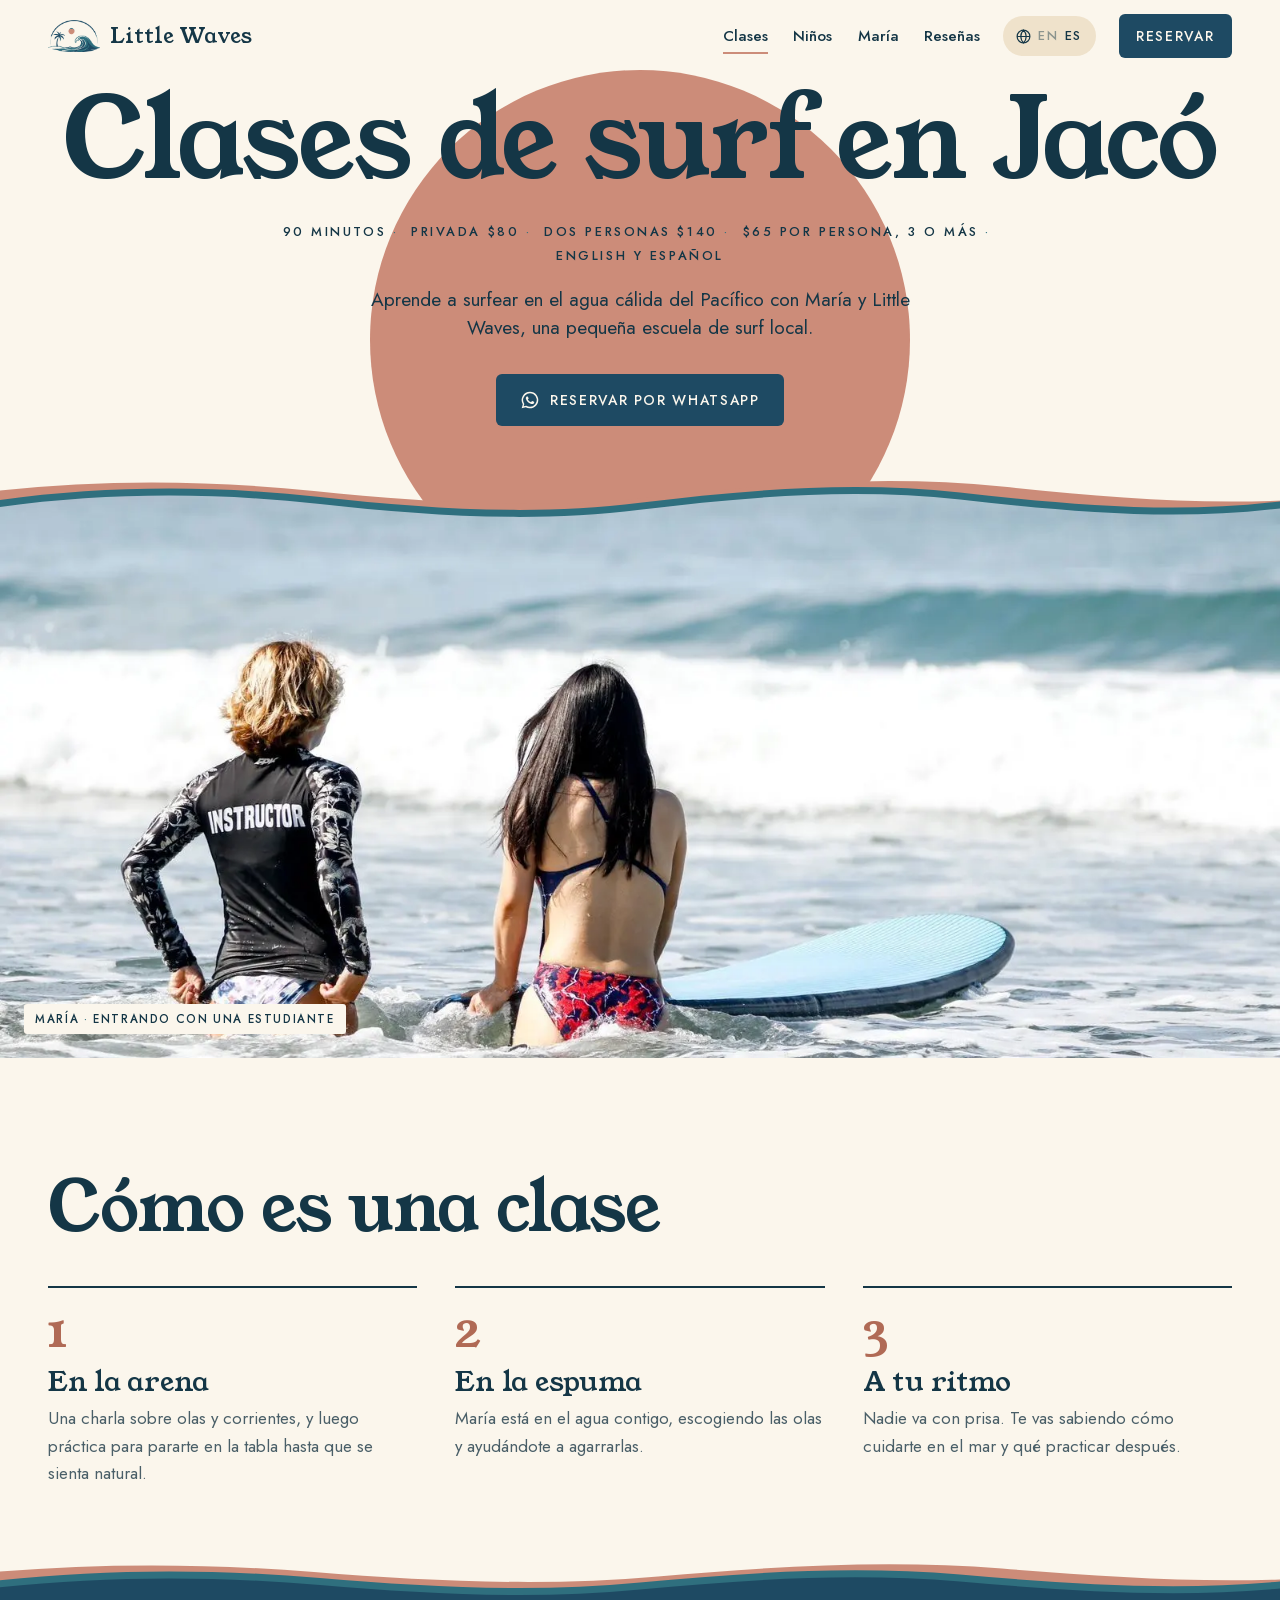
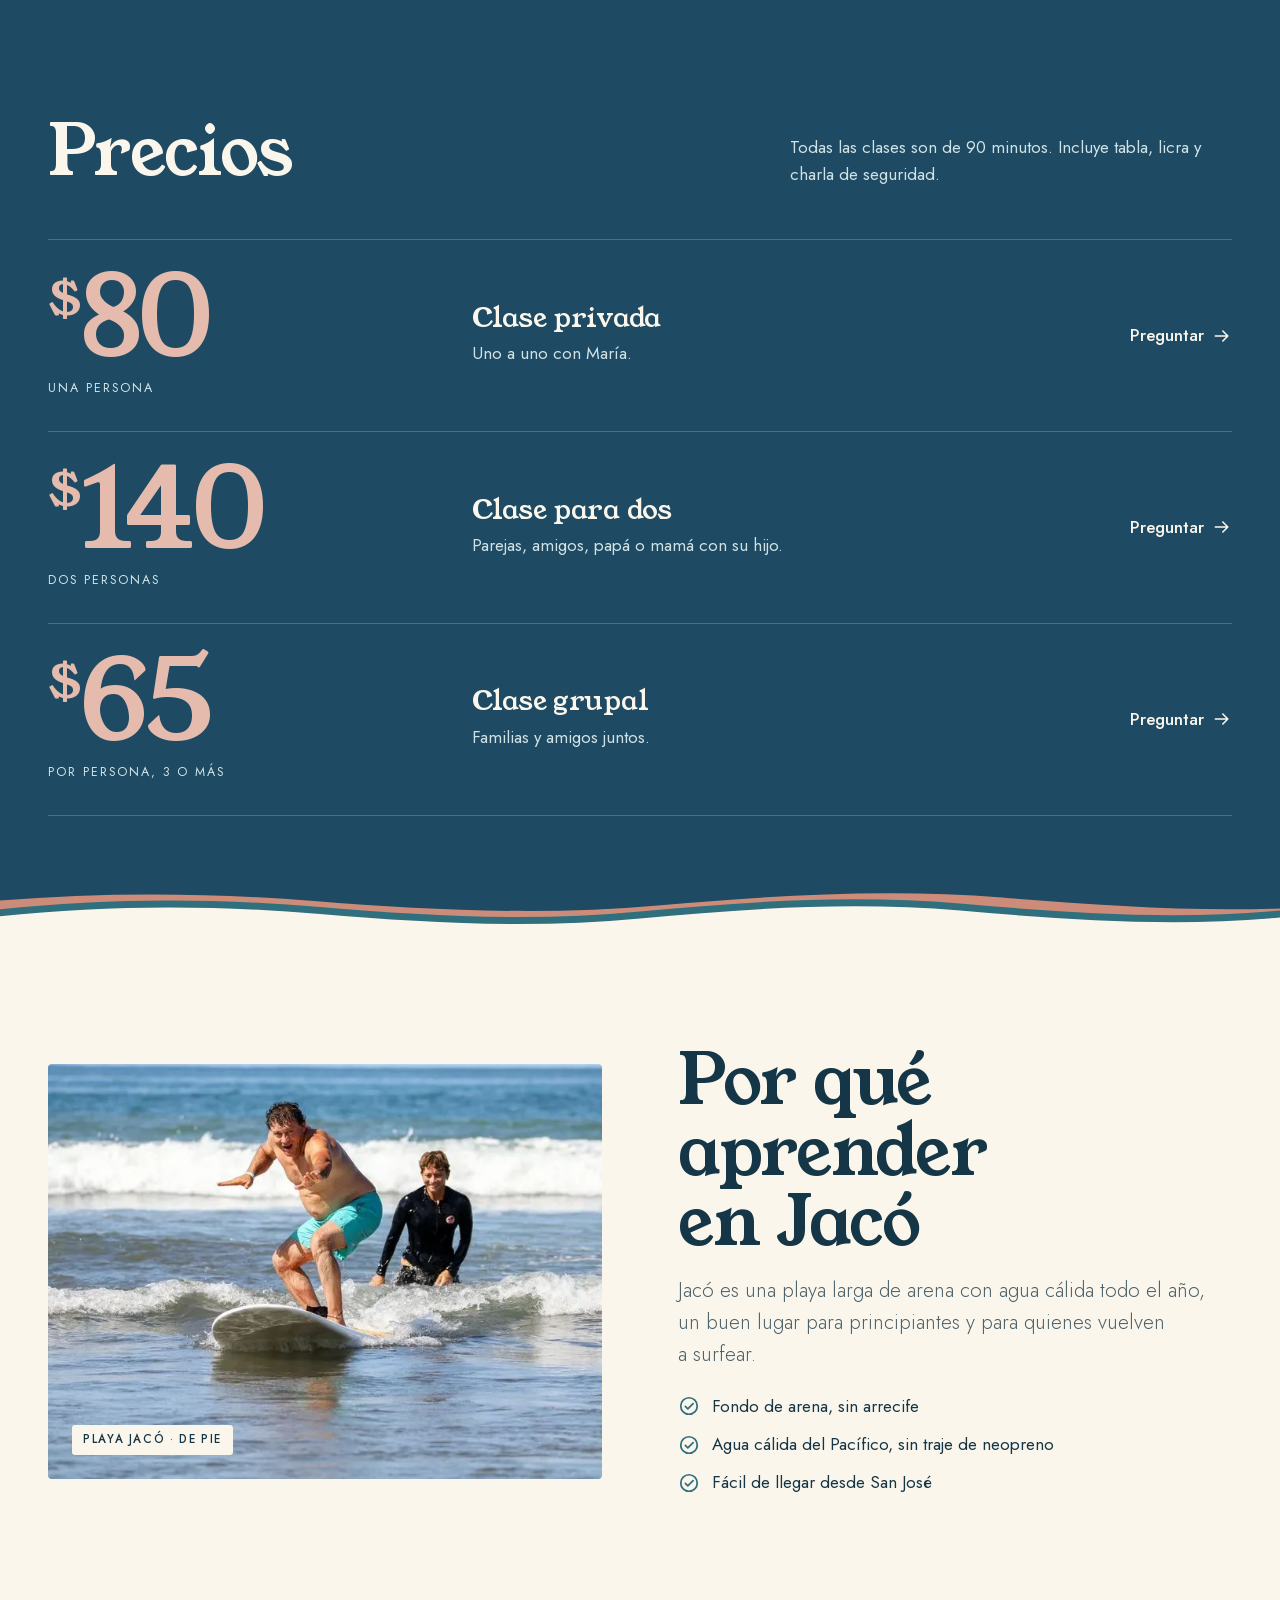
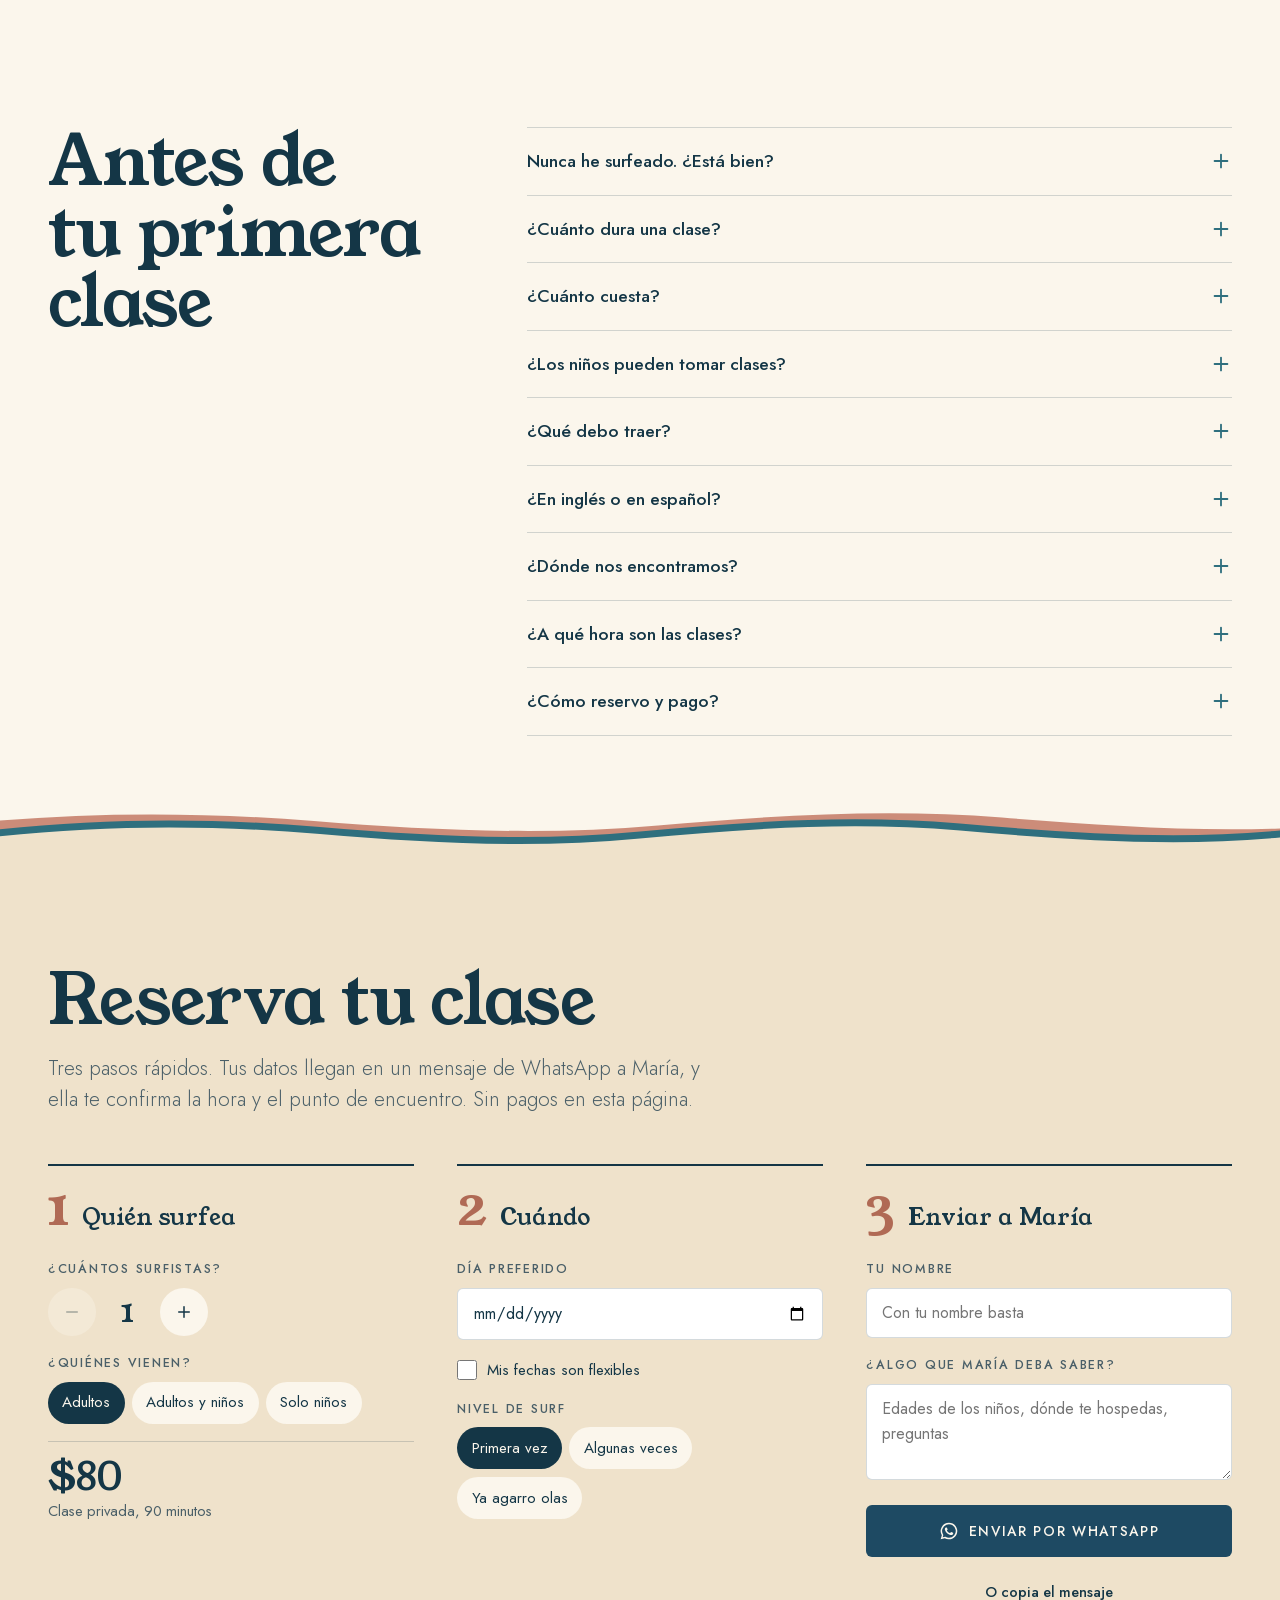
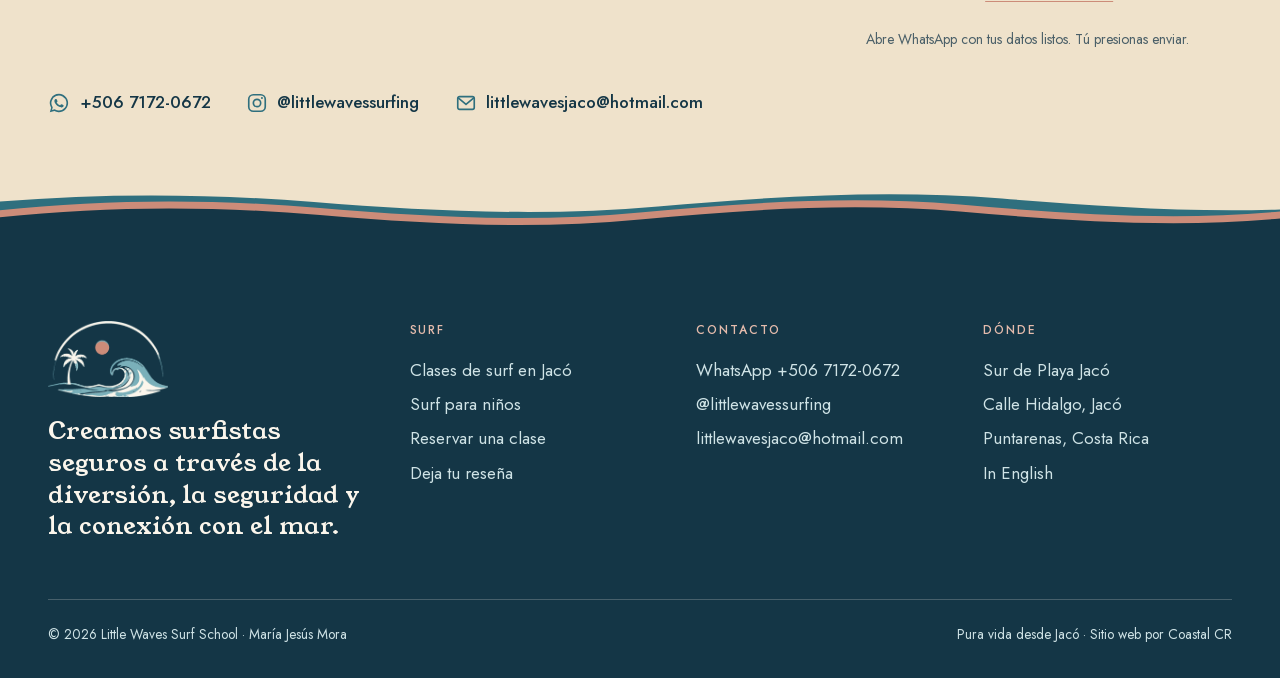
<file: es/clases-de-surf-jaco/index.html>
<!DOCTYPE html>
<html lang="es">
<head>
<meta charset="utf-8">
<meta name="viewport" content="width=device-width, initial-scale=1, viewport-fit=cover">
<title>Clases de Surf en Jacó, Costa Rica: Precios y Qué Esperar | Little Waves</title>
<meta name="description" content="Clases de surf de 90 minutos en Playa Jacó, ideales para principiantes. Privada $80, dos personas $140, $65 por persona en grupo. Tabla, licra y charla de seguridad incluidas.">
<meta name="robots" content="index, follow, max-image-preview:large">
<link rel="canonical" href="https://littlewavessurf.com/es/clases-de-surf-jaco/">
<link rel="alternate" hreflang="en" href="https://littlewavessurf.com/surf-lessons-jaco/"><link rel="alternate" hreflang="es" href="https://littlewavessurf.com/es/clases-de-surf-jaco/"><link rel="alternate" hreflang="x-default" href="https://littlewavessurf.com/surf-lessons-jaco/">
<meta name="theme-color" content="#FBF6EC">
<meta property="og:type" content="website">
<meta property="og:site_name" content="Little Waves Surf School">
<meta property="og:locale" content="es_CR">
<meta property="og:title" content="Clases de Surf en Jacó, Costa Rica: Precios y Qué Esperar | Little Waves">
<meta property="og:description" content="Clases de surf de 90 minutos en Playa Jacó, ideales para principiantes. Privada $80, dos personas $140, $65 por persona en grupo. Tabla, licra y charla de seguridad incluidas.">
<meta property="og:url" content="https://littlewavessurf.com/es/clases-de-surf-jaco/">
<meta property="og:image" content="https://littlewavessurf.com/img/og-card.jpg">
<meta property="og:image:width" content="1200"><meta property="og:image:height" content="630">
<meta name="twitter:card" content="summary_large_image">
<link rel="icon" type="image/png" href="../../img/icon-180.png">
<link rel="apple-touch-icon" href="../../img/icon-180.png">
<link rel="preload" href="../../fonts/youngserif-latin.woff2" as="font" type="font/woff2" crossorigin>
<link rel="preload" href="../../fonts/jost-latin.woff2" as="font" type="font/woff2" crossorigin>
<link rel="stylesheet" href="../../assets/site.css?v=202609261140">
<script type="application/ld+json">{"@context":"https://schema.org","@graph":[{"@type":"SportsActivityLocation","@id":"https://littlewavessurf.com/#school","name":"Little Waves Surf School","url":"https://littlewavessurf.com/","image":"https://littlewavessurf.com/img/standup-1600.jpg","logo":"https://littlewavessurf.com/img/mark-ink-512.png","telephone":"+506 7172 0672","email":"littlewavesjaco@hotmail.com","description":"Clases de surf en Playa Jacó con la instructora local María Jesús Mora. Privada $80, dos personas $140, grupos $65 por persona. 90 minutos, tabla incluida. Inglés y español.","foundingDate":"2026","address":{"@type":"PostalAddress","streetAddress":"Calle Hidalgo, Playa Jacó","addressLocality":"Jacó","addressRegion":"Puntarenas","addressCountry":"CR"},"areaServed":"Jacó, Puntarenas, Costa Rica","priceRange":"$65-$200","knowsLanguage":["en","es"],"sameAs":["https://instagram.com/littlewavessurfing"],"founder":{"@type":"Person","name":"María Jesús Mora","jobTitle":"Surf instructor"},"makesOffer":[{"@type":"Offer","price":"80","priceCurrency":"USD","itemOffered":{"@type":"Service","name":"Clase de surf privada (90 minutos)"}},{"@type":"Offer","price":"140","priceCurrency":"USD","itemOffered":{"@type":"Service","name":"Clase de surf para dos personas (90 minutos)"}},{"@type":"Offer","price":"65","priceCurrency":"USD","itemOffered":{"@type":"Service","name":"Clase de surf grupal, por persona, 3 o más (90 minutos)"}},{"@type":"Offer","price":"200","priceCurrency":"USD","itemOffered":{"@type":"Service","name":"Campamento de surf para niños, 5 a 16 años, por semana"}}]},{"@type":"FAQPage","@id":"https://littlewavessurf.com/es/clases-de-surf-jaco/#faq","mainEntity":[{"@type":"Question","name":"Nunca he surfeado. ¿Está bien?","acceptedAnswer":{"@type":"Answer","text":"Sí. Las clases están pensadas para principiantes, y cada una empieza con una charla de seguridad en la arena antes de entrar al agua."}},{"@type":"Question","name":"¿Cuánto dura una clase?","acceptedAnswer":{"@type":"Answer","text":"90 minutos, privada o grupal."}},{"@type":"Question","name":"¿Cuánto cuesta?","acceptedAnswer":{"@type":"Answer","text":"$80 la clase privada, $140 para dos personas y $65 por persona para tres o más. La tabla, la licra y la charla de seguridad están incluidas."}},{"@type":"Question","name":"¿Los niños pueden tomar clases?","acceptedAnswer":{"@type":"Answer","text":"Sí. María enseña a niños y adultos, y organiza campamentos de surf semanales para niños de 5 a 16 años ($200 por semana)."}},{"@type":"Question","name":"¿Dónde nos encontramos?","acceptedAnswer":{"@type":"Answer","text":"En el sur de Playa Jacó, por Calle Hidalgo. María te manda el punto exacto por WhatsApp."}},{"@type":"Question","name":"¿A qué hora son las clases?","acceptedAnswer":{"@type":"Answer","text":"Depende de la marea. María escoge la mejor hora para tu nivel y te la confirma por WhatsApp."}},{"@type":"Question","name":"¿En inglés o en español?","acceptedAnswer":{"@type":"Answer","text":"Los dos. María enseña en inglés y en español."}}]},{"@type":"BreadcrumbList","itemListElement":[{"@type":"ListItem","position":1,"name":"Little Waves","item":"https://littlewavessurf.com/es/"},{"@type":"ListItem","position":2,"name":"Clases de surf","item":"https://littlewavessurf.com/es/clases-de-surf-jaco/"}]}]}</script>
</head>
<body>
<svg width="0" height="0" style="position:absolute" aria-hidden="true" focusable="false">
  <symbol id="i-wa" viewBox="0 0 24 24"><path fill="currentColor" d="M12 2a10 10 0 0 0-8.6 15.1L2 22l5-1.3A10 10 0 1 0 12 2zm0 18.2c-1.5 0-3-.4-4.3-1.2l-.3-.2-3 .8.8-2.9-.2-.3A8.2 8.2 0 1 1 12 20.2zm4.5-6.1c-.2-.1-1.5-.7-1.7-.8-.2-.1-.4-.1-.6.1l-.8 1c-.1.2-.3.2-.5.1a6.7 6.7 0 0 1-3.3-2.9c-.2-.4.2-.4.7-1.3.1-.2 0-.3 0-.4l-.8-1.8c-.2-.5-.4-.4-.6-.4h-.5c-.2 0-.4.1-.6.3-.2.2-.8.8-.8 2s.9 2.3 1 2.5c.1.2 1.7 2.6 4.2 3.7 1.6.7 2.2.7 3 .6.5-.1 1.5-.6 1.7-1.2.2-.6.2-1.1.1-1.2 0-.1-.2-.2-.5-.3z"/></symbol>
  <symbol id="i-ig" viewBox="0 0 24 24"><g fill="none" stroke="currentColor" stroke-width="1.8"><rect x="3" y="3" width="18" height="18" rx="5"/><circle cx="12" cy="12" r="4"/></g><circle cx="17.4" cy="6.6" r="1.1" fill="currentColor"/></symbol>
  <symbol id="i-mail" viewBox="0 0 24 24"><g fill="none" stroke="currentColor" stroke-width="1.8" stroke-linejoin="round"><rect x="3" y="5" width="18" height="14" rx="2"/><path d="m3.5 6.5 8.5 7 8.5-7"/></g></symbol>
  <symbol id="i-pin" viewBox="0 0 24 24"><g fill="none" stroke="currentColor" stroke-width="1.8"><path d="M12 21s-7-6.2-7-11.5a7 7 0 0 1 14 0C19 14.8 12 21 12 21z"/><circle cx="12" cy="9.5" r="2.5"/></g></symbol>
  <symbol id="i-globe" viewBox="0 0 24 24"><g fill="none" stroke="currentColor" stroke-width="1.7"><circle cx="12" cy="12" r="9"/><path d="M3 12h18M12 3c2.6 2.6 3.8 5.6 3.8 9s-1.2 6.4-3.8 9c-2.6-2.6-3.8-5.6-3.8-9S9.4 5.6 12 3z"/></g></symbol>
  <symbol id="i-menu" viewBox="0 0 24 24"><path d="M3 7h18M3 12h18M3 17h12" fill="none" stroke="currentColor" stroke-width="1.9" stroke-linecap="round"/></symbol>
  <symbol id="i-close" viewBox="0 0 24 24"><path d="M6 6l12 12M18 6 6 18" fill="none" stroke="currentColor" stroke-width="1.9" stroke-linecap="round"/></symbol>
  <symbol id="i-plus" viewBox="0 0 24 24"><path d="M12 5v14M5 12h14" fill="none" stroke="currentColor" stroke-width="2" stroke-linecap="round"/></symbol>
  <symbol id="i-minus" viewBox="0 0 24 24"><path d="M5 12h14" fill="none" stroke="currentColor" stroke-width="2" stroke-linecap="round"/></symbol>
  <symbol id="i-arrow" viewBox="0 0 24 24"><path d="M4 12h15m-6-6 6 6-6 6" fill="none" stroke="currentColor" stroke-width="1.9" stroke-linecap="round" stroke-linejoin="round"/></symbol>
  <symbol id="i-left" viewBox="0 0 24 24"><path d="M20 12H5m6-6-6 6 6 6" fill="none" stroke="currentColor" stroke-width="1.9" stroke-linecap="round" stroke-linejoin="round"/></symbol>
  <symbol id="i-check" viewBox="0 0 24 24"><g fill="none" stroke="currentColor" stroke-width="1.9" stroke-linecap="round" stroke-linejoin="round"><circle cx="12" cy="12" r="9"/><path d="m8 12.5 2.7 2.7L16.5 9.5"/></g></symbol>
  <symbol id="i-board" viewBox="0 0 24 24"><g fill="none" stroke="currentColor" stroke-width="1.7" stroke-linecap="round"><path d="M12 2.5c3 3.5 4.2 8.3 3.6 13.2-.3 2.6-1.6 5.3-3.6 5.8-2-.5-3.3-3.2-3.6-5.8-.6-4.9.6-9.7 3.6-13.2z"/><path d="M12 5v15"/></g></symbol>
  <symbol id="i-shirt" viewBox="0 0 24 24"><path d="M8 3 3 6l2 5 2-1v11h10V10l2 1 2-5-5-3c-.5 1.7-2 2.8-4 2.8S8.5 4.7 8 3z" fill="none" stroke="currentColor" stroke-width="1.7" stroke-linejoin="round"/></symbol>
  <symbol id="i-shield" viewBox="0 0 24 24"><g fill="none" stroke="currentColor" stroke-width="1.7" stroke-linejoin="round" stroke-linecap="round"><path d="M12 3 5 6v5.5c0 4.4 3 8 7 9.5 4-1.5 7-5.1 7-9.5V6l-7-3z"/><path d="M8.5 12.5c1.2-1 2.3-1 3.5 0s2.3 1 3.5 0"/></g></symbol>
  <symbol id="i-camera" viewBox="0 0 24 24"><g fill="none" stroke="currentColor" stroke-width="1.7" stroke-linejoin="round"><path d="M4 8h3l1.5-2.5h7L17 8h3v11H4z"/><circle cx="12" cy="13" r="3.5"/></g></symbol>
  <symbol id="i-star" viewBox="0 0 24 24"><path fill="currentColor" d="m12 3 2.7 5.6 6.1.9-4.4 4.3 1 6.1L12 17l-5.4 2.9 1-6.1-4.4-4.3 6.1-.9z"/></symbol>
  <symbol id="i-copy" viewBox="0 0 24 24"><g fill="none" stroke="currentColor" stroke-width="1.7"><rect x="8" y="8" width="12" height="12" rx="2"/><path d="M16 8V5a1 1 0 0 0-1-1H5a1 1 0 0 0-1 1v10a1 1 0 0 0 1 1h3"/></g></symbol>
</svg>
<a class="sr" href="#main">Saltar al contenido</a>
<header class="top" id="top">
  <div class="wrap top-in">
    <a class="brand" href="../../es/" aria-label="Little Waves Surf School, inicio">
      <img src="../../img/mark-ink-160.png" width="160" height="101" alt="" />
      <span>Little Waves</span>
    </a>
    <nav class="nav" aria-label="Principal">
      <a href="../../es/clases-de-surf-jaco/" aria-current="page">Clases</a>
      <a href="../../es/campamentos-de-surf-ninos/">Niños</a>
      <a href="../../es/#maria">María</a>
      <a href="../../es/#reviews">Reseñas</a>
    </nav>
    <a class="lang" href="../../surf-lessons-jaco/" hreflang="en" data-lang-switch="en" aria-label="View in English">
      <svg aria-hidden="true"><use href="#i-globe"/></svg><b class="">EN</b><b class="on">ES</b>
    </a>
    <a class="btn btn-sea btn-top" href="../../es/#book">Reservar</a>
    <button class="menu-btn" type="button" aria-label="Abrir menú" aria-controls="sheet" aria-expanded="false" data-menu-open><svg aria-hidden="true"><use href="#i-menu"/></svg></button>
  </div>
</header>
<div class="sheet" id="sheet" role="dialog" aria-modal="true" aria-label="Menú">
  <div class="sheet-head">
    <a class="brand" href="../../es/"><img src="../../img/mark-ink-160.png" width="44" alt="" /><span>Little Waves</span></a>
    <button class="menu-btn" type="button" aria-label="Cerrar menú" data-menu-close style="display:inline-flex"><svg aria-hidden="true"><use href="#i-close"/></svg></button>
  </div>
  <nav aria-label="Móvil">
    <a href="../../es/">Inicio</a>
    <a href="../../es/clases-de-surf-jaco/">Clases de surf</a>
    <a href="../../es/campamentos-de-surf-ninos/">Surf para niños</a>
    <a href="../../es/#maria">Conoce a María</a>
    <a href="../../es/#reviews">Reseñas</a>
    <a href="../../surf-lessons-jaco/" data-lang-switch="en">In English</a>
  </nav>
  <a class="btn btn-sea" href="../../es/#book" data-menu-close><svg aria-hidden="true"><use href="#i-wa"/></svg>Reservar por WhatsApp</a>
</div>
<main id="main">
<section class="poster" aria-labelledby="title" style="--sun-size:min(52vw,540px);--sun-top:70px">
  <div class="sun" aria-hidden="true" data-sun></div>
  <div class="sky wrap">
    <h1 class="bill-title page" id="title">Clases de surf en Jacó</h1>
    <p class="billing"><span>90 minutos<i>·</i></span> <span>Privada $80<i>·</i></span> <span>Dos personas $140<i>·</i></span> <span>$65 por persona, 3 o más<i>·</i></span> <span>English y Español</span></p>
    <p class="tagline">Aprende a surfear en el agua cálida del Pacífico con María y Little Waves, una pequeña escuela de surf local.</p>
    <div class="cta-row">
      <a class="btn btn-sea" href="#book"><svg aria-hidden="true"><use href="#i-wa"/></svg>Reservar por WhatsApp</a>
    </div>
  </div>
  <figure class="sea-plate">
    <picture><source type="image/webp" srcset="../../img/walkin-800.webp 800w, ../../img/walkin-1600.webp 1600w" sizes="100vw"><img src="../../img/walkin-1600.jpg" srcset="../../img/walkin-800.jpg 800w, ../../img/walkin-1600.jpg 1600w" sizes="100vw" width="1600" height="1060" alt="María llevando a una estudiante al mar en Playa Jacó" fetchpriority="high"></picture>
    <figcaption class="ticket">María <b>·</b> Entrando con una estudiante</figcaption>
  </figure>
</section>

<section class="band b-paper pad" aria-labelledby="how-h">
  <div class="wrap">
    <h2 id="how-h">Cómo es una clase</h2>
    <ol class="steps">
      <li><h3>En la arena</h3><p>Una charla sobre olas y corrientes, y luego práctica para pararte en la tabla hasta que se sienta natural.</p></li>
      <li><h3>En la espuma</h3><p>María está en el agua contigo, escogiendo las olas y ayudándote a agarrarlas.</p></li>
      <li><h3>A tu ritmo</h3><p>Nadie va con prisa. Te vas sabiendo cómo cuidarte en el mar y qué practicar después.</p></li>
    </ol>
  </div>
</section>

<section class="band edge b-sea pad" aria-labelledby="price-h"><i class="ink" aria-hidden="true"></i>
  <div class="wrap">
    <div class="bill-head">
      <h2 id="price-h">Precios</h2>
      <p>Todas las clases son de 90 minutos. Incluye tabla, licra y charla de seguridad.</p>
    </div>
    <ul class="bill">
      <li><div class="price"><sup>$</sup>80<small>Una persona</small></div><div><h3>Clase privada</h3><p>Uno a uno con María.</p></div><a class="ask" href="https://wa.me/50671720672" data-wa data-wa-msg="private"><span class="t">Preguntar</span> <svg class="arrow" width="20" height="20" aria-hidden="true"><use href="#i-arrow"/></svg></a></li>
      <li><div class="price"><sup>$</sup>140<small>Dos personas</small></div><div><h3>Clase para dos</h3><p>Parejas, amigos, papá o mamá con su hijo.</p></div><a class="ask" href="https://wa.me/50671720672" data-wa data-wa-msg="two"><span class="t">Preguntar</span> <svg class="arrow" width="20" height="20" aria-hidden="true"><use href="#i-arrow"/></svg></a></li>
      <li><div class="price"><sup>$</sup>65<small>Por persona, 3 o más</small></div><div><h3>Clase grupal</h3><p>Familias y amigos juntos.</p></div><a class="ask" href="https://wa.me/50671720672" data-wa data-wa-msg="group"><span class="t">Preguntar</span> <svg class="arrow" width="20" height="20" aria-hidden="true"><use href="#i-arrow"/></svg></a></li>
    </ul>
  </div>
</section>

<section class="band edge b-paper pad" aria-labelledby="why-h"><i class="ink" aria-hidden="true"></i>
  <div class="wrap split">
    <figure>
      <picture><source type="image/webp" srcset="../../img/standup-800.webp 800w, ../../img/standup-1600.webp 1600w" sizes="(max-width:860px) 92vw, 46vw"><img src="../../img/standup-1600.jpg" srcset="../../img/standup-800.jpg 800w, ../../img/standup-1600.jpg 1600w" sizes="(max-width:860px) 92vw, 46vw" width="1600" height="1056" alt="Un estudiante de pie en la espuma en Jacó" loading="lazy" decoding="async"></picture>
      <figcaption class="ticket">Playa Jacó <b>·</b> De pie</figcaption>
    </figure>
    <div>
      <h2 id="why-h">Por qué aprender en Jacó</h2>
      <p class="lede">Jacó es una playa larga de arena con agua cálida todo el año, un buen lugar para principiantes y para quienes vuelven a surfear.</p>
      <ul class="checklist">
        <li><svg aria-hidden="true"><use href="#i-check"/></svg><span>Fondo de arena, sin arrecife</span></li>
        <li><svg aria-hidden="true"><use href="#i-check"/></svg><span>Agua cálida del Pacífico, sin traje de neopreno</span></li>
        <li><svg aria-hidden="true"><use href="#i-check"/></svg><span>Fácil de llegar desde San José</span></li>
      </ul>
    </div>
  </div>
</section>

<section class="band b-paper pad" id="faq" aria-labelledby="faq-h">
  <div class="wrap faq">
    <h2 id="faq-h">Antes de tu primera clase</h2>
    <div>
      <details><summary>Nunca he surfeado. ¿Está bien?<svg aria-hidden="true"><use href="#i-plus"/></svg></summary><p>Sí. Las clases están pensadas para principiantes, y cada una empieza con una charla de seguridad en la arena antes de entrar al agua.</p></details>
      <details><summary>¿Cuánto dura una clase?<svg aria-hidden="true"><use href="#i-plus"/></svg></summary><p>90 minutos, privada o grupal.</p></details>
      <details><summary>¿Cuánto cuesta?<svg aria-hidden="true"><use href="#i-plus"/></svg></summary><p>$80 la clase privada, $140 para dos personas y $65 por persona para tres o más. La tabla, la licra y la charla de seguridad están incluidas.</p></details>
      <details><summary>¿Los niños pueden tomar clases?<svg aria-hidden="true"><use href="#i-plus"/></svg></summary><p>Sí. María enseña a niños y adultos, y organiza campamentos de surf semanales para niños de 5 a 16 años ($200 por semana).</p></details>
      <details><summary>¿Qué debo traer?<svg aria-hidden="true"><use href="#i-plus"/></svg></summary><p>Tu traje de baño, bloqueador y agua. La tabla y la licra te esperan listas.</p></details>
      <details><summary>¿En inglés o en español?<svg aria-hidden="true"><use href="#i-plus"/></svg></summary><p>Los dos. María enseña en inglés y en español.</p></details>
      <details><summary>¿Dónde nos encontramos?<svg aria-hidden="true"><use href="#i-plus"/></svg></summary><p>En el sur de Playa Jacó, por Calle Hidalgo. María te manda el punto exacto por WhatsApp.</p></details>
      <details><summary>¿A qué hora son las clases?<svg aria-hidden="true"><use href="#i-plus"/></svg></summary><p>Depende de la marea. María escoge la mejor hora para tu nivel y te la confirma por WhatsApp.</p></details>
      <details><summary>¿Cómo reservo y pago?<svg aria-hidden="true"><use href="#i-plus"/></svg></summary><p>Envía tus datos por WhatsApp. María te confirma la hora y dónde encontrarse. No se cobra nada en esta página.</p></details>
    </div>
  </div>
</section>


<section class="band edge b-sand pad" id="book" aria-labelledby="book-h"><i class="ink" aria-hidden="true"></i>
  <div class="wrap">
    <div class="book-head">
      <h2 id="book-h">Reserva tu clase</h2>
      <p class="lede">Tres pasos rápidos. Tus datos llegan en un mensaje de WhatsApp a María, y ella te confirma la hora y el punto de encuentro. Sin pagos en esta página.</p>
    </div>
    <form class="stations" id="planner" novalidate>
      <fieldset class="station">
        <legend class="station-n"><b>1</b><span>Quién surfea</span></legend>
        <div>
          <span class="field-label" id="ppl-l">¿Cuántos surfistas?</span>
          <div class="stepper" role="group" aria-labelledby="ppl-l">
            <button type="button" data-step="-1" aria-label="Uno menos"><svg aria-hidden="true"><use href="#i-minus"/></svg></button>
            <output id="ppl" aria-live="polite">1</output>
            <button type="button" data-step="1" aria-label="Uno más"><svg aria-hidden="true"><use href="#i-plus"/></svg></button>
          </div>
        </div>
        <div>
          <span class="field-label" id="who-l">¿Quiénes vienen?</span>
          <div class="chips" role="radiogroup" aria-labelledby="who-l">
            <label><input type="radio" name="who" value="adults" checked><span>Adultos</span></label>
            <label><input type="radio" name="who" value="mix"><span>Adultos y niños</span></label>
            <label><input type="radio" name="who" value="kids"><span>Solo niños</span></label>
          </div>
        </div>
        <div class="estimate" aria-live="polite">
          <b id="est-price">$80</b>
          <span id="est-note">Clase privada, 90 minutos</span>
        </div>
      </fieldset>
      <fieldset class="station">
        <legend class="station-n"><b>2</b><span>Cuándo</span></legend>
        <div>
          <label class="field-label" for="date">Día preferido</label>
          <input class="input" type="date" id="date" name="date">
        </div>
        <label class="check"><input type="checkbox" id="flex" name="flex"> Mis fechas son flexibles</label>
        <div>
          <span class="field-label" id="lvl-l">Nivel de surf</span>
          <div class="chips" role="radiogroup" aria-labelledby="lvl-l">
            <label><input type="radio" name="level" value="first" checked><span>Primera vez</span></label>
            <label><input type="radio" name="level" value="some"><span>Algunas veces</span></label>
            <label><input type="radio" name="level" value="good"><span>Ya agarro olas</span></label>
          </div>
        </div>
      </fieldset>
      <fieldset class="station">
        <legend class="station-n"><b>3</b><span>Enviar a María</span></legend>
        <div>
          <label class="field-label" for="name">Tu nombre</label>
          <input class="input" id="name" name="name" autocomplete="name" placeholder="Con tu nombre basta">
        </div>
        <div>
          <label class="field-label" for="notes">¿Algo que María deba saber?</label>
          <textarea class="input" id="notes" name="notes" placeholder="Edades de los niños, dónde te hospedas, preguntas"></textarea>
        </div>
        <button class="btn btn-sea" type="submit"><svg aria-hidden="true"><use href="#i-wa"/></svg>Enviar por WhatsApp</button>
        <button class="copy-btn" type="button" data-copy>O copia el mensaje</button>
        <p class="send-note">Abre WhatsApp con tus datos listos. Tú presionas enviar.</p>
      </fieldset>
    </form>
    <div class="contact-row">
      <a href="https://wa.me/50671720672" data-wa><svg aria-hidden="true"><use href="#i-wa"/></svg>+506 7172-0672</a>
      <a href="https://instagram.com/littlewavessurfing" rel="noopener" target="_blank"><svg aria-hidden="true"><use href="#i-ig"/></svg>@littlewavessurfing</a>
      <a href="mailto:littlewavesjaco@hotmail.com"><svg aria-hidden="true"><use href="#i-mail"/></svg>littlewavesjaco@hotmail.com</a>
    </div>
  </div>
</section>

</main>
<footer class="band edge b-night foot"><i class="ink" aria-hidden="true"></i>
  <div class="wrap">
    <div class="foot-grid">
      <div class="foot-brand">
        <img src="../../img/mark-reverse-512.png" width="120" alt="Little Waves Surf School" loading="lazy" />
        <p>Creamos surfistas seguros a través de la diversión, la seguridad y la conexión con el mar.</p>
      </div>
      <div>
        <p class="foot-h">Surf</p>
        <a href="../../es/clases-de-surf-jaco/">Clases de surf en Jacó</a>
        <a href="../../es/campamentos-de-surf-ninos/">Surf para niños</a>
        <a href="../../es/#book">Reservar una clase</a>
        <a href="../../es/resena/">Deja tu reseña</a>
      </div>
      <div>
        <p class="foot-h">Contacto</p>
        <a href="https://wa.me/50671720672" data-wa>WhatsApp +506 7172-0672</a>
        <a href="https://instagram.com/littlewavessurfing" rel="noopener" target="_blank">@littlewavessurfing</a>
        <a href="mailto:littlewavesjaco@hotmail.com">littlewavesjaco@hotmail.com</a>
      </div>
      <div>
        <p class="foot-h">Dónde</p>
        <ul><li>Sur de Playa Jacó</li><li>Calle Hidalgo, Jacó</li><li>Puntarenas, Costa Rica</li></ul>
        <a href="../../surf-lessons-jaco/" data-lang-switch="en">In English</a>
      </div>
    </div>
    <div class="foot-bottom">
      <span>© <span data-year>2026</span> Little Waves Surf School · María Jesús Mora</span>
      <span>Pura vida desde Jacó · Sitio web por <a href="https://coastalcr.com" rel="noopener" target="_blank">Coastal CR</a></span>
    </div>
  </div>
</footer>
<div class="bookbar" id="bookbar" aria-hidden="true">
  <span>Clases de 90 minutos<br>desde <b>$65</b></span>
  <a class="btn btn-sea" href="../../es/#book" tabindex="-1"><svg aria-hidden="true"><use href="#i-wa"/></svg>Reservar</a>
</div>
<div class="toast" id="toast" role="status" aria-live="polite"></div>

<script src="../../assets/site.js?v=202609261140" defer></script>
</body>
</html>
</file>
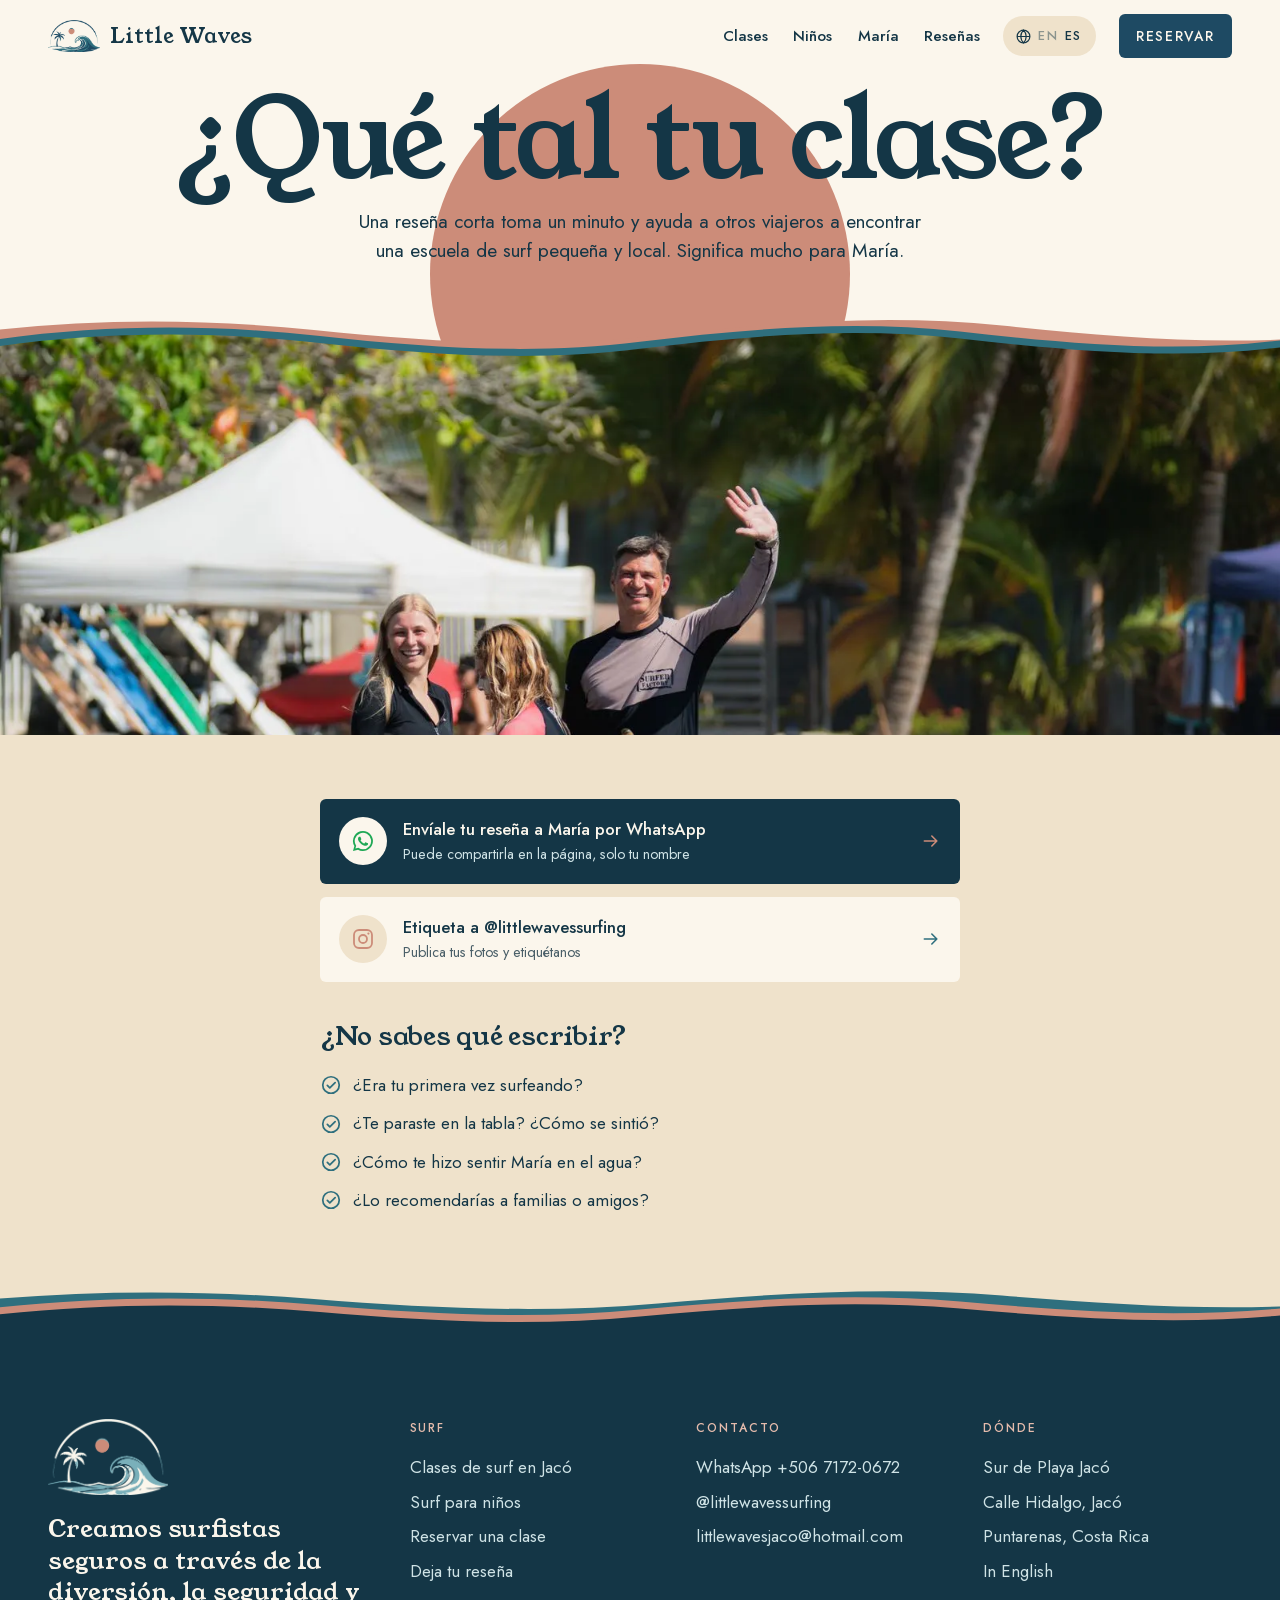
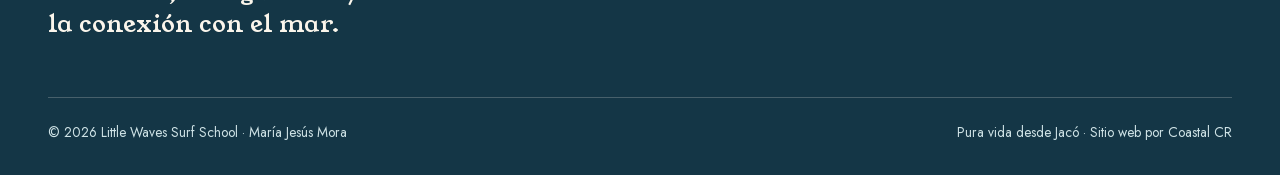
<file: es/resena/index.html>
<!DOCTYPE html>
<html lang="es">
<head>
<meta charset="utf-8">
<meta name="viewport" content="width=device-width, initial-scale=1, viewport-fit=cover">
<title>Deja tu Reseña | Little Waves Surf School</title>
<meta name="description" content="¿Qué tal tu clase de surf con María? Deja una reseña rápida.">
<meta name="robots" content="noindex, nofollow">
<link rel="canonical" href="https://littlewavessurf.com/es/resena/">
<link rel="alternate" hreflang="en" href="https://littlewavessurf.com/review/"><link rel="alternate" hreflang="es" href="https://littlewavessurf.com/es/resena/"><link rel="alternate" hreflang="x-default" href="https://littlewavessurf.com/review/">
<meta name="theme-color" content="#FBF6EC">
<meta property="og:type" content="website">
<meta property="og:site_name" content="Little Waves Surf School">
<meta property="og:locale" content="es_CR">
<meta property="og:title" content="Deja tu Reseña | Little Waves Surf School">
<meta property="og:description" content="¿Qué tal tu clase de surf con María? Deja una reseña rápida.">
<meta property="og:url" content="https://littlewavessurf.com/es/resena/">
<meta property="og:image" content="https://littlewavessurf.com/img/og-card.jpg">
<meta property="og:image:width" content="1200"><meta property="og:image:height" content="630">
<meta name="twitter:card" content="summary_large_image">
<link rel="icon" type="image/png" href="../../img/icon-180.png">
<link rel="apple-touch-icon" href="../../img/icon-180.png">
<link rel="preload" href="../../fonts/youngserif-latin.woff2" as="font" type="font/woff2" crossorigin>
<link rel="preload" href="../../fonts/jost-latin.woff2" as="font" type="font/woff2" crossorigin>
<link rel="stylesheet" href="../../assets/site.css?v=202609261140">
<script type="application/ld+json">{"@context":"https://schema.org","@graph":[{"@type":"SportsActivityLocation","@id":"https://littlewavessurf.com/#school","name":"Little Waves Surf School","url":"https://littlewavessurf.com/","image":"https://littlewavessurf.com/img/standup-1600.jpg","logo":"https://littlewavessurf.com/img/mark-ink-512.png","telephone":"+506 7172 0672","email":"littlewavesjaco@hotmail.com","description":"Clases de surf en Playa Jacó con la instructora local María Jesús Mora. Privada $80, dos personas $140, grupos $65 por persona. 90 minutos, tabla incluida. Inglés y español.","foundingDate":"2026","address":{"@type":"PostalAddress","streetAddress":"Calle Hidalgo, Playa Jacó","addressLocality":"Jacó","addressRegion":"Puntarenas","addressCountry":"CR"},"areaServed":"Jacó, Puntarenas, Costa Rica","priceRange":"$65-$200","knowsLanguage":["en","es"],"sameAs":["https://instagram.com/littlewavessurfing"],"founder":{"@type":"Person","name":"María Jesús Mora","jobTitle":"Surf instructor"},"makesOffer":[{"@type":"Offer","price":"80","priceCurrency":"USD","itemOffered":{"@type":"Service","name":"Clase de surf privada (90 minutos)"}},{"@type":"Offer","price":"140","priceCurrency":"USD","itemOffered":{"@type":"Service","name":"Clase de surf para dos personas (90 minutos)"}},{"@type":"Offer","price":"65","priceCurrency":"USD","itemOffered":{"@type":"Service","name":"Clase de surf grupal, por persona, 3 o más (90 minutos)"}},{"@type":"Offer","price":"200","priceCurrency":"USD","itemOffered":{"@type":"Service","name":"Campamento de surf para niños, 5 a 16 años, por semana"}}]}]}</script>
</head>
<body>
<svg width="0" height="0" style="position:absolute" aria-hidden="true" focusable="false">
  <symbol id="i-wa" viewBox="0 0 24 24"><path fill="currentColor" d="M12 2a10 10 0 0 0-8.6 15.1L2 22l5-1.3A10 10 0 1 0 12 2zm0 18.2c-1.5 0-3-.4-4.3-1.2l-.3-.2-3 .8.8-2.9-.2-.3A8.2 8.2 0 1 1 12 20.2zm4.5-6.1c-.2-.1-1.5-.7-1.7-.8-.2-.1-.4-.1-.6.1l-.8 1c-.1.2-.3.2-.5.1a6.7 6.7 0 0 1-3.3-2.9c-.2-.4.2-.4.7-1.3.1-.2 0-.3 0-.4l-.8-1.8c-.2-.5-.4-.4-.6-.4h-.5c-.2 0-.4.1-.6.3-.2.2-.8.8-.8 2s.9 2.3 1 2.5c.1.2 1.7 2.6 4.2 3.7 1.6.7 2.2.7 3 .6.5-.1 1.5-.6 1.7-1.2.2-.6.2-1.1.1-1.2 0-.1-.2-.2-.5-.3z"/></symbol>
  <symbol id="i-ig" viewBox="0 0 24 24"><g fill="none" stroke="currentColor" stroke-width="1.8"><rect x="3" y="3" width="18" height="18" rx="5"/><circle cx="12" cy="12" r="4"/></g><circle cx="17.4" cy="6.6" r="1.1" fill="currentColor"/></symbol>
  <symbol id="i-mail" viewBox="0 0 24 24"><g fill="none" stroke="currentColor" stroke-width="1.8" stroke-linejoin="round"><rect x="3" y="5" width="18" height="14" rx="2"/><path d="m3.5 6.5 8.5 7 8.5-7"/></g></symbol>
  <symbol id="i-pin" viewBox="0 0 24 24"><g fill="none" stroke="currentColor" stroke-width="1.8"><path d="M12 21s-7-6.2-7-11.5a7 7 0 0 1 14 0C19 14.8 12 21 12 21z"/><circle cx="12" cy="9.5" r="2.5"/></g></symbol>
  <symbol id="i-globe" viewBox="0 0 24 24"><g fill="none" stroke="currentColor" stroke-width="1.7"><circle cx="12" cy="12" r="9"/><path d="M3 12h18M12 3c2.6 2.6 3.8 5.6 3.8 9s-1.2 6.4-3.8 9c-2.6-2.6-3.8-5.6-3.8-9S9.4 5.6 12 3z"/></g></symbol>
  <symbol id="i-menu" viewBox="0 0 24 24"><path d="M3 7h18M3 12h18M3 17h12" fill="none" stroke="currentColor" stroke-width="1.9" stroke-linecap="round"/></symbol>
  <symbol id="i-close" viewBox="0 0 24 24"><path d="M6 6l12 12M18 6 6 18" fill="none" stroke="currentColor" stroke-width="1.9" stroke-linecap="round"/></symbol>
  <symbol id="i-plus" viewBox="0 0 24 24"><path d="M12 5v14M5 12h14" fill="none" stroke="currentColor" stroke-width="2" stroke-linecap="round"/></symbol>
  <symbol id="i-minus" viewBox="0 0 24 24"><path d="M5 12h14" fill="none" stroke="currentColor" stroke-width="2" stroke-linecap="round"/></symbol>
  <symbol id="i-arrow" viewBox="0 0 24 24"><path d="M4 12h15m-6-6 6 6-6 6" fill="none" stroke="currentColor" stroke-width="1.9" stroke-linecap="round" stroke-linejoin="round"/></symbol>
  <symbol id="i-left" viewBox="0 0 24 24"><path d="M20 12H5m6-6-6 6 6 6" fill="none" stroke="currentColor" stroke-width="1.9" stroke-linecap="round" stroke-linejoin="round"/></symbol>
  <symbol id="i-check" viewBox="0 0 24 24"><g fill="none" stroke="currentColor" stroke-width="1.9" stroke-linecap="round" stroke-linejoin="round"><circle cx="12" cy="12" r="9"/><path d="m8 12.5 2.7 2.7L16.5 9.5"/></g></symbol>
  <symbol id="i-board" viewBox="0 0 24 24"><g fill="none" stroke="currentColor" stroke-width="1.7" stroke-linecap="round"><path d="M12 2.5c3 3.5 4.2 8.3 3.6 13.2-.3 2.6-1.6 5.3-3.6 5.8-2-.5-3.3-3.2-3.6-5.8-.6-4.9.6-9.7 3.6-13.2z"/><path d="M12 5v15"/></g></symbol>
  <symbol id="i-shirt" viewBox="0 0 24 24"><path d="M8 3 3 6l2 5 2-1v11h10V10l2 1 2-5-5-3c-.5 1.7-2 2.8-4 2.8S8.5 4.7 8 3z" fill="none" stroke="currentColor" stroke-width="1.7" stroke-linejoin="round"/></symbol>
  <symbol id="i-shield" viewBox="0 0 24 24"><g fill="none" stroke="currentColor" stroke-width="1.7" stroke-linejoin="round" stroke-linecap="round"><path d="M12 3 5 6v5.5c0 4.4 3 8 7 9.5 4-1.5 7-5.1 7-9.5V6l-7-3z"/><path d="M8.5 12.5c1.2-1 2.3-1 3.5 0s2.3 1 3.5 0"/></g></symbol>
  <symbol id="i-camera" viewBox="0 0 24 24"><g fill="none" stroke="currentColor" stroke-width="1.7" stroke-linejoin="round"><path d="M4 8h3l1.5-2.5h7L17 8h3v11H4z"/><circle cx="12" cy="13" r="3.5"/></g></symbol>
  <symbol id="i-star" viewBox="0 0 24 24"><path fill="currentColor" d="m12 3 2.7 5.6 6.1.9-4.4 4.3 1 6.1L12 17l-5.4 2.9 1-6.1-4.4-4.3 6.1-.9z"/></symbol>
  <symbol id="i-copy" viewBox="0 0 24 24"><g fill="none" stroke="currentColor" stroke-width="1.7"><rect x="8" y="8" width="12" height="12" rx="2"/><path d="M16 8V5a1 1 0 0 0-1-1H5a1 1 0 0 0-1 1v10a1 1 0 0 0 1 1h3"/></g></symbol>
</svg>
<a class="sr" href="#main">Saltar al contenido</a>
<header class="top" id="top">
  <div class="wrap top-in">
    <a class="brand" href="../../es/" aria-label="Little Waves Surf School, inicio">
      <img src="../../img/mark-ink-160.png" width="160" height="101" alt="" />
      <span>Little Waves</span>
    </a>
    <nav class="nav" aria-label="Principal">
      <a href="../../es/clases-de-surf-jaco/">Clases</a>
      <a href="../../es/campamentos-de-surf-ninos/">Niños</a>
      <a href="../../es/#maria">María</a>
      <a href="../../es/#reviews">Reseñas</a>
    </nav>
    <a class="lang" href="../../review/" hreflang="en" data-lang-switch="en" aria-label="View in English">
      <svg aria-hidden="true"><use href="#i-globe"/></svg><b class="">EN</b><b class="on">ES</b>
    </a>
    <a class="btn btn-sea btn-top" href="../../es/#book">Reservar</a>
    <button class="menu-btn" type="button" aria-label="Abrir menú" aria-controls="sheet" aria-expanded="false" data-menu-open><svg aria-hidden="true"><use href="#i-menu"/></svg></button>
  </div>
</header>
<div class="sheet" id="sheet" role="dialog" aria-modal="true" aria-label="Menú">
  <div class="sheet-head">
    <a class="brand" href="../../es/"><img src="../../img/mark-ink-160.png" width="44" alt="" /><span>Little Waves</span></a>
    <button class="menu-btn" type="button" aria-label="Cerrar menú" data-menu-close style="display:inline-flex"><svg aria-hidden="true"><use href="#i-close"/></svg></button>
  </div>
  <nav aria-label="Móvil">
    <a href="../../es/">Inicio</a>
    <a href="../../es/clases-de-surf-jaco/">Clases de surf</a>
    <a href="../../es/campamentos-de-surf-ninos/">Surf para niños</a>
    <a href="../../es/#maria">Conoce a María</a>
    <a href="../../es/#reviews">Reseñas</a>
    <a href="../../review/" data-lang-switch="en">In English</a>
  </nav>
  <a class="btn btn-sea" href="../../es/#book" data-menu-close><svg aria-hidden="true"><use href="#i-wa"/></svg>Reservar por WhatsApp</a>
</div>
<main id="main">
<section class="poster short" aria-labelledby="title" style="--sun-size:min(70vw,420px);--sun-top:64px">
  <div class="sun" aria-hidden="true"></div>
  <div class="sky wrap">
    <h1 class="bill-title page" id="title">¿Qué tal tu clase?</h1>
    <p class="tagline">Una reseña corta toma un minuto y ayuda a otros viajeros a encontrar una escuela de surf pequeña y local. Significa mucho para María.</p>
  </div>
  <figure class="sea-plate">
    <picture><source type="image/webp" srcset="../../img/family-800.webp 800w, ../../img/family-1600.webp 1600w" sizes="100vw"><img src="../../img/family-1600.jpg" srcset="../../img/family-800.jpg 800w, ../../img/family-1600.jpg 1600w" sizes="100vw" width="1600" height="1067" alt="Una familia sonriendo con su tabla después de una clase" fetchpriority="high"></picture>
  </figure>
</section>
<section class="band b-sand pad" style="padding-top:2rem">
  <div class="wrap" style="max-width:640px">
    <div class="review-card">
      <a class="review-opt primary" id="googleOpt" href="#" target="_blank" rel="noopener" hidden>
        <span class="ic"><svg viewBox="0 0 24 24" aria-hidden="true"><path fill="#4285F4" d="M22.5 12.3c0-.8-.1-1.5-.2-2.2H12v4.2h5.9a5 5 0 0 1-2.2 3.3v2.7h3.5c2.1-1.9 3.3-4.7 3.3-8z"/><path fill="#34A853" d="M12 23c3 0 5.5-1 7.2-2.7l-3.5-2.7c-1 .7-2.2 1-3.7 1-2.9 0-5.3-1.9-6.2-4.5H2.2v2.8A11 11 0 0 0 12 23z"/><path fill="#FBBC05" d="M5.8 14.1a6.6 6.6 0 0 1 0-4.2V7.1H2.2a11 11 0 0 0 0 9.8l3.6-2.8z"/><path fill="#EA4335" d="M12 5.4c1.6 0 3.1.6 4.2 1.7l3.2-3.2A11 11 0 0 0 2.2 7.1l3.6 2.8C6.7 7.3 9.1 5.4 12 5.4z"/></svg></span>
        <span><b>Reseña en Google</b><small>Toca las estrellas y escribe una o dos líneas</small></span>
        <svg class="go" aria-hidden="true"><use href="#i-arrow"/></svg>
      </a>
      <a class="review-opt" id="taOpt" href="#" target="_blank" rel="noopener" hidden>
        <span class="ic"><svg aria-hidden="true" style="color:#34E0A1"><use href="#i-star"/></svg></span>
        <span><b>Reseña en Tripadvisor</b><small>Donde muchos viajeros planean su viaje</small></span>
        <svg class="go" aria-hidden="true"><use href="#i-arrow"/></svg>
      </a>
      <a class="review-opt" id="waOpt" href="https://wa.me/50671720672" data-wa data-wa-msg="review" target="_blank" rel="noopener">
        <span class="ic"><svg aria-hidden="true" style="color:#1FA855"><use href="#i-wa"/></svg></span>
        <span><b>Envíale tu reseña a María por WhatsApp</b><small>Puede compartirla en la página, solo tu nombre</small></span>
        <svg class="go" aria-hidden="true"><use href="#i-arrow"/></svg>
      </a>
      <a class="review-opt" href="https://instagram.com/littlewavessurfing" target="_blank" rel="noopener">
        <span class="ic"><svg aria-hidden="true" style="color:#CC8C79"><use href="#i-ig"/></svg></span>
        <span><b>Etiqueta a @littlewavessurfing</b><small>Publica tus fotos y etiquétanos</small></span>
        <svg class="go" aria-hidden="true"><use href="#i-arrow"/></svg>
      </a>
    </div>
    <h2 style="font-size:1.6rem;margin-top:2.6rem">¿No sabes qué escribir?</h2>
    <ul class="checklist">
      <li><svg aria-hidden="true"><use href="#i-check"/></svg><span>¿Era tu primera vez surfeando?</span></li>
      <li><svg aria-hidden="true"><use href="#i-check"/></svg><span>¿Te paraste en la tabla? ¿Cómo se sintió?</span></li>
      <li><svg aria-hidden="true"><use href="#i-check"/></svg><span>¿Cómo te hizo sentir María en el agua?</span></li>
      <li><svg aria-hidden="true"><use href="#i-check"/></svg><span>¿Lo recomendarías a familias o amigos?</span></li>
    </ul>
  </div>
</section>
</main>
<footer class="band edge b-night foot"><i class="ink" aria-hidden="true"></i>
  <div class="wrap">
    <div class="foot-grid">
      <div class="foot-brand">
        <img src="../../img/mark-reverse-512.png" width="120" alt="Little Waves Surf School" loading="lazy" />
        <p>Creamos surfistas seguros a través de la diversión, la seguridad y la conexión con el mar.</p>
      </div>
      <div>
        <p class="foot-h">Surf</p>
        <a href="../../es/clases-de-surf-jaco/">Clases de surf en Jacó</a>
        <a href="../../es/campamentos-de-surf-ninos/">Surf para niños</a>
        <a href="../../es/#book">Reservar una clase</a>
        <a href="../../es/resena/">Deja tu reseña</a>
      </div>
      <div>
        <p class="foot-h">Contacto</p>
        <a href="https://wa.me/50671720672" data-wa>WhatsApp +506 7172-0672</a>
        <a href="https://instagram.com/littlewavessurfing" rel="noopener" target="_blank">@littlewavessurfing</a>
        <a href="mailto:littlewavesjaco@hotmail.com">littlewavesjaco@hotmail.com</a>
      </div>
      <div>
        <p class="foot-h">Dónde</p>
        <ul><li>Sur de Playa Jacó</li><li>Calle Hidalgo, Jacó</li><li>Puntarenas, Costa Rica</li></ul>
        <a href="../../review/" data-lang-switch="en">In English</a>
      </div>
    </div>
    <div class="foot-bottom">
      <span>© <span data-year>2026</span> Little Waves Surf School · María Jesús Mora</span>
      <span>Pura vida desde Jacó · Sitio web por <a href="https://coastalcr.com" rel="noopener" target="_blank">Coastal CR</a></span>
    </div>
  </div>
</footer>
<div class="bookbar" id="bookbar" aria-hidden="true">
  <span>Clases de 90 minutos<br>desde <b>$65</b></span>
  <a class="btn btn-sea" href="../../es/#book" tabindex="-1"><svg aria-hidden="true"><use href="#i-wa"/></svg>Reservar</a>
</div>
<div class="toast" id="toast" role="status" aria-live="polite"></div>
<script>window.LW_REVIEW_LINKS={"google": "", "tripadvisor": ""};</script>
<script src="../../assets/site.js?v=202609261140" defer></script>
</body>
</html>
</file>
<file: assets/site.css>
@font-face{font-family:'Jost';font-style:normal;font-weight:300 600;font-display:swap;src:url(../fonts/jost-latin-ext.woff2) format('woff2');unicode-range:U+0100-02BA, U+02BD-02C5, U+02C7-02CC, U+02CE-02D7, U+02DD-02FF, U+0304, U+0308, U+0329, U+1D00-1DBF, U+1E00-1E9F, U+1EF2-1EFF, U+2020, U+20A0-20AB, U+20AD-20C0, U+2113, U+2C60-2C7F, U+A720-A7FF}
@font-face{font-family:'Jost';font-style:normal;font-weight:300 600;font-display:swap;src:url(../fonts/jost-latin.woff2) format('woff2');unicode-range:U+0000-00FF, U+0131, U+0152-0153, U+02BB-02BC, U+02C6, U+02DA, U+02DC, U+0304, U+0308, U+0329, U+2000-206F, U+20AC, U+2122, U+2191, U+2193, U+2212, U+2215, U+FEFF, U+FFFD}
@font-face{font-family:'Young Serif';font-style:normal;font-weight:400;font-display:swap;src:url(../fonts/youngserif-latin-ext.woff2) format('woff2');unicode-range:U+0100-02BA, U+02BD-02C5, U+02C7-02CC, U+02CE-02D7, U+02DD-02FF, U+0304, U+0308, U+0329, U+1D00-1DBF, U+1E00-1E9F, U+1EF2-1EFF, U+2020, U+20A0-20AB, U+20AD-20C0, U+2113, U+2C60-2C7F, U+A720-A7FF}
@font-face{font-family:'Young Serif';font-style:normal;font-weight:400;font-display:swap;src:url(../fonts/youngserif-latin.woff2) format('woff2');unicode-range:U+0000-00FF, U+0131, U+0152-0153, U+02BB-02BC, U+02C6, U+02DA, U+02DC, U+0304, U+0308, U+0329, U+2000-206F, U+20AC, U+2122, U+2191, U+2193, U+2212, U+2215, U+FEFF, U+FFFD}
/* Little Waves Surf School — surf-film poster world */
:root{
  --paper:#FBF6EC;
  --sand:#EFE2CB;
  --sun:#CC8C79;
  --sun-soft:#E4BBAC;
  --sea:#1E4A63;
  --teal:#2F6F7E;
  --foam:#7AB0BA;
  --night:#143646;
  --ink:#143646;
  --ink-2:#4A5F68;
  --on-sea:#FBF6EC;
  --on-sea-2:#CFE3E6;
  --sun-ink:#B06A55;
  --rule:rgba(20,54,70,.18);
  --rule-sea:rgba(251,246,236,.22);
  --display:"Young Serif",Georgia,"Times New Roman",serif;
  --sans:"Jost","Futura","Avenir Next",system-ui,sans-serif;
  --gut:clamp(16px,4vw,48px);
  --max:1240px;
  --ease:cubic-bezier(.16,1,.3,1);
  --wave:url("data:image/svg+xml,%3Csvg xmlns='http://www.w3.org/2000/svg' viewBox='0 0 1440 60' preserveAspectRatio='none'%3E%3Cpath d='M0 34C120 14 240 14 360 30s240 26 360 8 240-30 360-14 240 30 360 12V60H0Z'/%3E%3C/svg%3E");
}
*{box-sizing:border-box;margin:0;padding:0}
html{-webkit-text-size-adjust:100%;scroll-behavior:smooth;scroll-padding-top:84px}
body{font-family:var(--sans);font-weight:400;font-size:1.0625rem;line-height:1.6;color:var(--ink);background:var(--paper);-webkit-font-smoothing:antialiased;text-rendering:optimizeLegibility;overflow-x:hidden;overflow-x:clip}
html{overflow-x:clip}
img{display:block;max-width:100%;height:auto}
a{color:inherit;text-underline-offset:.22em;text-decoration-thickness:1px}
button,input,select,textarea{font:inherit;color:inherit}
::selection{background:var(--sun);color:var(--night)}
:focus-visible{outline:2px solid var(--sun);outline-offset:3px;border-radius:2px}
[hidden]{display:none!important}
.wrap{width:min(100% - 2*var(--gut),var(--max));margin-inline:auto}
.sr{position:absolute;width:1px;height:1px;overflow:hidden;clip:rect(0 0 0 0);white-space:nowrap}

/* ---------- type roles ---------- */
h1,h2,h3{font-family:var(--display);font-weight:400;line-height:1.02;letter-spacing:-.01em;text-wrap:balance}
h2{font-size:clamp(2.2rem,5.4vw,4.4rem)}
h3{font-size:clamp(1.35rem,2.2vw,1.7rem);line-height:1.1}
p{text-wrap:pretty}
.caps{font-family:var(--sans);font-weight:500;text-transform:uppercase;letter-spacing:.16em;font-size:.78rem;line-height:1.5}
.lede{font-size:clamp(1.1rem,1.6vw,1.3rem);font-weight:300;line-height:1.55;max-width:34em}

/* ---------- buttons ---------- */
.btn{display:inline-flex;align-items:center;justify-content:center;gap:.6rem;min-height:52px;padding:.85rem 1.5rem;border-radius:6px;border:0;
  font-family:var(--sans);font-weight:500;font-size:.86rem;letter-spacing:.12em;text-transform:uppercase;text-decoration:none;cursor:pointer;
  transition:background-color .35s var(--ease),color .35s var(--ease),transform .35s var(--ease)}
.btn svg{width:20px;height:20px;flex:none}
.btn:active{transform:translateY(1px)}
.btn-sea{background:var(--sea);color:var(--paper)}
.btn-sea:hover{background:var(--night)}
.btn-sun{background:var(--sun);color:var(--night)}
.btn-sun:hover{background:var(--sun-soft)}
.btn-paper{background:var(--paper);color:var(--night)}
.btn-paper:hover{background:var(--sand)}
.btn-line{background:transparent;color:currentColor;box-shadow:inset 0 0 0 1.5px currentColor}
.btn-line:hover{background:rgba(20,54,70,.06)}
.link{font-weight:500;text-decoration:underline;text-decoration-color:var(--sun);text-decoration-thickness:2px;text-underline-offset:.3em;transition:text-decoration-color .3s}
.link:hover{text-decoration-color:currentColor}
.arrow{display:inline-block;transition:transform .35s var(--ease)}
a:hover .arrow{transform:translateX(4px)}

/* ---------- header ---------- */
.top{position:fixed;inset:0 0 auto;z-index:50;transition:background-color .35s,box-shadow .35s}
.top.scrolled{background:rgba(251,246,236,.96);box-shadow:0 1px 0 var(--rule)}
.top-in{display:flex;align-items:center;gap:1.4rem;height:72px}
.brand{display:flex;align-items:center;gap:.6rem;text-decoration:none;margin-right:auto}
.brand img{width:52px;height:auto}
.brand span{font-family:var(--display);font-size:1.3rem;line-height:1;color:var(--night)}
.nav{display:flex;align-items:center;gap:1.6rem}
.nav a{text-decoration:none;font-weight:500;font-size:.95rem;position:relative}
.nav a::after{content:"";position:absolute;left:0;right:0;bottom:-6px;height:2px;background:var(--sun);transform:scaleX(0);transform-origin:left;transition:transform .45s var(--ease)}
.nav a:hover::after,.nav a[aria-current="page"]::after{transform:scaleX(1)}
.lang{display:inline-flex;align-items:center;gap:.4rem;height:40px;padding:0 .9rem 0 .75rem;border-radius:999px;background:var(--sand);color:var(--night);
  text-decoration:none;font-weight:500;font-size:.8rem;letter-spacing:.12em;text-transform:uppercase}
.lang svg{width:17px;height:17px}
.lang b{font-weight:500;opacity:.45}
.lang b.on{opacity:1}
.top .btn{min-height:44px;padding:.6rem 1.1rem}
.menu-btn{display:none;width:44px;height:44px;border:0;background:transparent;cursor:pointer;align-items:center;justify-content:center}
.menu-btn svg{width:26px;height:26px}
@media (max-width:920px){
  .nav,.top .btn-top{display:none}
  .menu-btn{display:inline-flex}
  .top-in{gap:.6rem;height:64px}
  .brand img{width:44px}
}
.sheet{position:fixed;inset:0;z-index:60;background:var(--paper);display:flex;flex-direction:column;padding:0 var(--gut) 2rem;
  transform:translateY(-100%);visibility:hidden;transition:transform .55s var(--ease),visibility 0s .55s}
.sheet.open{transform:none;visibility:visible;transition:transform .55s var(--ease)}
.sheet-head{display:flex;align-items:center;justify-content:space-between;height:64px}
.sheet nav{display:flex;flex-direction:column;gap:.2rem;margin-top:1.5rem}
.sheet nav a{font-family:var(--display);font-size:2.3rem;line-height:1.32;text-decoration:none}
.sheet .btn{margin-top:auto}

/* ---------- overprinted wave edges ---------- */
.band{position:relative}
.band.edge::before,.band.edge::after{content:"";position:absolute;left:0;right:0;height:34px;bottom:100%;
  -webkit-mask:var(--wave) 0 0/100% 100% no-repeat;mask:var(--wave) 0 0/100% 100% no-repeat;pointer-events:none}
.band.edge::before{background:var(--teal);transform:translateY(-7px);z-index:-1}
.band.edge::after{background:var(--band-bg)}
.band{background:var(--band-bg)}
.b-paper{--band-bg:var(--paper)}
.b-sand{--band-bg:var(--sand)}
.b-sea{--band-bg:var(--sea);color:var(--on-sea)}
.b-sun{--band-bg:var(--sun);color:var(--night)}
.b-night{--band-bg:var(--night);color:var(--on-sea)}
.b-sun.edge::before{background:var(--sea)}
.ink{position:absolute;left:-48px;right:-48px;bottom:100%;height:34px;pointer-events:none;background:var(--ink2,var(--sun));transform:translate(18px,-13px);
  -webkit-mask:var(--wave) 0 0/100% 100% no-repeat;mask:var(--wave) 0 0/100% 100% no-repeat;z-index:-2}
.band.edge{isolation:isolate;z-index:0}
.b-sun{--ink2:var(--teal)}
.b-night{--ink2:var(--teal)}
.b-sand{--ink2:var(--sun)}
.b-sea{--ink2:var(--sun)}
.b-night.edge::before{background:var(--sun)}
.pad{padding-block:clamp(4.5rem,9vw,8rem)}

/* ---------- poster hero ---------- */
.poster{position:relative;background:var(--paper);padding-top:clamp(84px,10vh,120px);overflow:hidden;isolation:isolate}
.poster.short{padding-bottom:0}
.sun{position:absolute;z-index:0;left:50%;top:var(--sun-top,56px);width:var(--sun-size,min(60vw,640px));aspect-ratio:1;border-radius:50%;background:var(--sun);
  transform:translate(-50%,calc(var(--set,0) * var(--sun-drop,34%)));will-change:transform}
.sky{position:relative;z-index:2;text-align:center}
.bill-title{font-size:clamp(4.2rem,min(13.2vw,20vh),13.4rem);line-height:.86;letter-spacing:-.015em;text-transform:uppercase;color:var(--night)}
.bill-title span{display:inline-block}
.bill-title.page{font-size:clamp(3rem,8.6vw,8.4rem);text-transform:none;line-height:.92}
.billing{margin:clamp(1.1rem,2.4vw,1.8rem) auto 0;max-width:min(100%,64em);font-weight:500;text-transform:uppercase;letter-spacing:.2em;font-size:clamp(.7rem,1vw,.82rem);line-height:1.9;color:var(--night)}
.billing i{font-style:normal;color:var(--teal);padding-inline:.5em}
.billing span{white-space:nowrap}
.billing .star{display:block;font-size:1.45em;letter-spacing:.14em;margin-bottom:.35em}
@media (max-width:640px){.billing .star{font-size:1.2em}}
.tagline{margin:1rem auto 0;max-width:30em;font-weight:400;font-size:clamp(1.05rem,1.5vw,1.25rem);line-height:1.5;color:var(--ink)}
.cta-row{display:flex;flex-wrap:wrap;align-items:center;justify-content:center;gap:.8rem 1.4rem;margin-top:clamp(1.3rem,2.6vw,2rem)}
.from{font-size:.95rem;color:var(--night);font-weight:500}
.from b{font-family:var(--display);font-weight:400;font-size:1.5rem;color:var(--night);vertical-align:-.1em}
.sea-plate{position:relative;z-index:1;margin-top:clamp(2rem,5vw,3.5rem)}
.sea-plate img{width:100%;height:clamp(330px,64vh,780px);object-fit:cover;object-position:50% 20%}
.sea-plate picture{display:block;position:relative;z-index:1;
  -webkit-mask:var(--wave) 0 0/100% 44px no-repeat,linear-gradient(#000,#000) 0 43px/100% calc(100% - 43px) no-repeat;
  mask:var(--wave) 0 0/100% 44px no-repeat,linear-gradient(#000,#000) 0 43px/100% calc(100% - 43px) no-repeat}
.sea-plate::before{content:"";position:absolute;left:0;right:0;top:-7px;height:52px;z-index:0;background:var(--teal);
  -webkit-mask:var(--wave) 0 0/100% 44px no-repeat,linear-gradient(#000,#000) 0 43px/100% 9px no-repeat;
  mask:var(--wave) 0 0/100% 44px no-repeat,linear-gradient(#000,#000) 0 43px/100% 9px no-repeat}
.sea-plate::after{content:"";position:absolute;left:-48px;right:-48px;top:-7px;height:52px;z-index:-1;background:var(--sun);transform:translate(18px,-6px);
  -webkit-mask:var(--wave) 0 0/100% 44px no-repeat,linear-gradient(#000,#000) 0 43px/100% 9px no-repeat;
  mask:var(--wave) 0 0/100% 44px no-repeat,linear-gradient(#000,#000) 0 43px/100% 9px no-repeat}
.poster.short .sea-plate img{height:clamp(260px,46vh,560px)}

/* photo origin tickets */
.ticket{position:absolute;left:clamp(12px,2vw,24px);bottom:clamp(12px,2vw,24px);z-index:3;background:var(--paper);color:var(--night);
  padding:.45rem .7rem;border-radius:3px;font-weight:500;text-transform:uppercase;letter-spacing:.14em;font-size:.72rem;line-height:1.35;max-width:calc(100% - 24px)}
.ticket b{font-weight:500;color:var(--teal)}

/* ---------- María ---------- */
.maria{display:grid;grid-template-columns:minmax(0,1.1fr) minmax(0,1fr);gap:clamp(2rem,6vw,6rem);align-items:center}
.maria-plates{position:relative;padding-bottom:18%}
.maria-plates figure{position:relative}
.maria-plates .p1 img{aspect-ratio:4/5;object-fit:cover;object-position:0% 50%;width:86%;border-radius:4px}
.maria-plates .p1 .ticket{top:clamp(12px,2vw,24px);bottom:auto}
.maria-plates .p2{position:absolute;right:0;bottom:0;width:52%;border:8px solid var(--paper);border-radius:6px;background:var(--paper)}
.maria-plates .p2 img{aspect-ratio:4/3;object-fit:cover;border-radius:2px}
.maria-plates .p2 .ticket{left:10px;top:10px;bottom:auto}
.maria h2 em{font-style:normal;color:var(--teal)}
.maria p{margin-top:1.1rem;color:var(--ink-2);max-width:32em}
.maria .lede{color:var(--ink)}
.values{display:flex;flex-wrap:wrap;gap:.2rem 1.2rem;margin-top:2rem;padding-top:1.4rem;border-top:1px solid var(--rule)}
.values span{font-family:var(--display);font-size:clamp(1.3rem,2vw,1.6rem);color:var(--night)}
.values span+span::before{content:"";display:inline-block;width:.42em;height:.42em;border-radius:50%;background:var(--sun);margin-right:1.2rem;vertical-align:.18em}

/* ---------- lessons bill ---------- */
.bill-head{display:flex;flex-wrap:wrap;align-items:flex-end;justify-content:space-between;gap:1rem 3rem;margin-bottom:clamp(2rem,4vw,3.5rem)}
.bill-head p{color:var(--on-sea-2);max-width:26em}
.bill{list-style:none;border-top:1px solid var(--rule-sea)}
.bill li{display:grid;grid-template-columns:minmax(210px,.8fr) minmax(0,1.3fr) auto;gap:.6rem 3rem;align-items:center;padding-block:clamp(1.4rem,2.6vw,2.2rem);border-bottom:1px solid var(--rule-sea)}
.price{font-family:var(--display);font-size:clamp(4rem,8.6vw,7.4rem);line-height:.84;color:var(--sun-soft);letter-spacing:-.02em;font-feature-settings:"lnum" 1}
.price sup{font-size:.4em;vertical-align:.95em;margin-right:.04em}
.price small{display:block;font-family:var(--sans);font-size:.78rem;letter-spacing:.16em;text-transform:uppercase;color:var(--on-sea-2);margin-top:.9rem;line-height:1.4}
.price.word{font-size:clamp(2.6rem,5vw,4.4rem)}
.bill h3{color:var(--on-sea)}
.bill p{color:var(--on-sea-2);margin-top:.4rem;max-width:34em}
.bill .ask{white-space:nowrap;color:var(--on-sea);font-weight:500;text-decoration:none;display:inline-flex;gap:.5rem;align-items:center;padding:.7rem 0}
.bill .ask:hover{color:var(--sun-soft)}
.included{display:flex;flex-wrap:wrap;gap:.8rem 2.2rem;margin-top:2.2rem;color:var(--on-sea)}
.included span{display:inline-flex;align-items:center;gap:.6rem}
.included svg{width:22px;height:22px;color:var(--sun);flex:none}

/* ---------- reel ---------- */
.reel-head{display:flex;flex-wrap:wrap;justify-content:space-between;align-items:flex-end;gap:1rem 2rem;margin-bottom:2rem}
.reel-ctrl{display:flex;gap:.5rem}
.reel-ctrl button{width:48px;height:48px;border-radius:50%;border:0;background:var(--night);color:var(--paper);cursor:pointer;display:inline-flex;align-items:center;justify-content:center;transition:background-color .3s}
.reel-ctrl button:hover{background:var(--teal)}
.reel-ctrl svg{width:20px;height:20px}
.reel{display:flex;gap:clamp(10px,1.4vw,18px);overflow-x:auto;scroll-snap-type:x mandatory;padding:0 var(--gut) 18px;scroll-padding-inline:var(--gut);
  scrollbar-width:thin;scrollbar-color:var(--teal) transparent}
.reel::-webkit-scrollbar{height:6px}
.reel::-webkit-scrollbar-thumb{background:var(--teal);border-radius:3px}
.reel figure{position:relative;flex:none;scroll-snap-align:start}
.reel img{height:clamp(280px,44vw,500px);width:auto;border-radius:4px;object-fit:cover}
.reel .tall img{aspect-ratio:4/5}

/* ---------- kids band ---------- */
.kids-band .rise-clip{position:absolute;inset:0;overflow:hidden;z-index:-1;pointer-events:none}
.kids-band .rise{position:absolute;right:-8vw;bottom:-22vw;width:min(56vw,640px);aspect-ratio:1;border-radius:50%;background:var(--sun-soft)}
.kids{display:grid;grid-template-columns:minmax(0,1fr) minmax(0,1fr);gap:clamp(2rem,6vw,6rem);align-items:center}
.kids figure{position:relative}
.kids img{border-radius:4px;aspect-ratio:5/4;object-fit:cover;width:100%}
.kids p{margin-top:1.1rem;max-width:30em}
.kids .btn{margin-top:1.8rem}

/* ---------- reviews ---------- */
.quotes{display:grid;grid-template-columns:repeat(3,minmax(0,1fr));gap:clamp(1.5rem,3vw,3rem);margin-top:2.6rem}
.quotes.q-even{grid-template-columns:repeat(2,minmax(0,1fr))}
.quotes blockquote{position:relative;padding-top:1.4rem;border-top:2px solid var(--night)}
.quotes blockquote p{font-family:var(--display);font-size:clamp(1.25rem,1.8vw,1.5rem);line-height:1.34;color:var(--night)}
.quotes.q-even blockquote p{font-size:clamp(1.08rem,1.35vw,1.22rem);line-height:1.45}
.quotes.q-even{row-gap:clamp(2rem,4vw,3.4rem)}
.quotes footer{margin-top:1rem;color:var(--ink-2);font-size:.82rem;font-weight:500;letter-spacing:.14em;text-transform:uppercase}
.quotes .example{position:absolute;top:-.8rem;right:0;background:var(--sun);color:var(--night);font-weight:500;letter-spacing:.14em;text-transform:uppercase;font-size:.7rem;padding:.25rem .5rem;border-radius:3px}
.review-ask{display:flex;flex-wrap:wrap;align-items:center;gap:1rem 2rem;margin-top:3rem;padding-top:2rem;border-top:1px solid var(--rule)}
.review-ask p{color:var(--ink-2);max-width:32em}

/* ---------- FAQ ---------- */
.faq{display:grid;grid-template-columns:minmax(0,.8fr) minmax(0,1.4fr);gap:clamp(2rem,6vw,6rem);align-items:start}
.faq details{border-bottom:1px solid var(--rule)}
.faq details:first-child{border-top:1px solid var(--rule)}
.faq summary{list-style:none;cursor:pointer;display:flex;justify-content:space-between;gap:1rem;align-items:center;padding:1.2rem 0;font-weight:500;font-size:1.1rem}
.faq summary::-webkit-details-marker{display:none}
.faq summary svg{width:22px;height:22px;flex:none;color:var(--teal);transition:transform .45s var(--ease)}
.faq details[open] summary svg{transform:rotate(45deg)}
.faq details p{padding:0 0 1.3rem;color:var(--ink-2);max-width:40em}

/* ---------- booking stations ---------- */
.book-head{max-width:40em;margin-bottom:clamp(2rem,4vw,3rem)}
.book-head p{margin-top:1rem;color:var(--ink-2)}
.stations{display:grid;grid-template-columns:repeat(3,minmax(0,1fr));gap:clamp(1.6rem,3.4vw,3.4rem);align-items:start}
.station{border:0;min-width:0;background:none;border-top:2px solid var(--night);padding:1.2rem 0 0;display:flex;flex-direction:column;gap:1.1rem}
.station-n{float:left;width:100%;display:flex;align-items:baseline;gap:.8rem;padding-bottom:.4rem}
.station-n b{font-family:var(--display);font-weight:400;font-size:3.4rem;line-height:.8;color:var(--sun-ink)}
.station-n span{font-family:var(--display);font-size:1.4rem;color:var(--night)}
.station>*:not(legend){clear:both}
.field-label{display:block;font-weight:500;font-size:.78rem;letter-spacing:.14em;text-transform:uppercase;color:var(--ink-2);margin-bottom:.5rem}
.stepper{display:flex;align-items:center;gap:.4rem}
.stepper button{width:48px;height:48px;border-radius:50%;border:0;background:var(--paper);color:var(--night);cursor:pointer;display:inline-flex;align-items:center;justify-content:center;transition:background-color .3s}
.stepper button:hover{background:var(--sun-soft)}
.stepper button:disabled{opacity:.35;cursor:not-allowed}
.stepper svg{width:18px;height:18px}
.stepper output{min-width:3.2rem;text-align:center;font-family:var(--display);font-size:2rem;line-height:1;color:var(--night)}
.chips{display:flex;flex-wrap:wrap;gap:.45rem}
.chips label{position:relative}
.chips input{position:absolute;opacity:0;inset:0;cursor:pointer}
.chips span{display:inline-flex;align-items:center;min-height:42px;padding:.45rem .9rem;border-radius:999px;background:var(--paper);font-size:.95rem;transition:background-color .3s,color .3s}
.chips input:checked+span{background:var(--night);color:var(--paper)}
.chips input:focus-visible+span{outline:2px solid var(--sun);outline-offset:2px}
.estimate{padding-top:1rem;border-top:1px solid var(--rule)}
.estimate b{display:block;font-family:var(--display);font-weight:400;font-size:2.4rem;line-height:1;color:var(--night);font-feature-settings:"lnum" 1}
.estimate span{font-size:.92rem;color:var(--ink-2)}
.input{width:100%;min-height:50px;padding:.7rem .9rem;border:1.5px solid var(--rule);border-radius:6px;background:#fff;font-size:1rem;transition:border-color .3s}
.input:focus{outline:none;border-color:var(--night)}
textarea.input{min-height:96px;resize:vertical}
.check{display:flex;align-items:center;gap:.6rem;font-size:.95rem;cursor:pointer}
.check input{width:20px;height:20px;accent-color:var(--night)}
.send-note{font-size:.88rem;color:var(--ink-2)}
.station .btn{width:100%}
.copy-btn{background:none;border:0;cursor:pointer;font-weight:500;font-size:.9rem;color:var(--night);text-decoration:underline;text-underline-offset:.3em;text-decoration-color:var(--sun);align-self:center;padding:.4rem}
.contact-row{display:flex;flex-wrap:wrap;gap:.8rem 2.2rem;margin-top:2.4rem}
.contact-row a{display:inline-flex;align-items:center;gap:.6rem;text-decoration:none;font-weight:500}
.contact-row svg{width:22px;height:22px;color:var(--teal)}
.contact-row a:hover{text-decoration:underline;text-decoration-color:var(--sun)}
.toast{position:fixed;left:50%;bottom:92px;transform:translate(-50%,20px);opacity:0;z-index:70;background:var(--night);color:var(--paper);padding:.75rem 1.1rem;border-radius:6px;font-size:.95rem;transition:opacity .3s,transform .3s var(--ease);pointer-events:none}
.toast.show{opacity:1;transform:translate(-50%,0)}

/* ---------- content pages ---------- */
.steps{list-style:none;display:grid;grid-template-columns:repeat(3,minmax(0,1fr));gap:clamp(1.5rem,3vw,3rem);margin-top:2.6rem;counter-reset:s}
.steps li{padding-top:1.2rem;border-top:2px solid currentColor}
.steps li::before{counter-increment:s;content:counter(s);display:block;font-family:var(--display);font-size:3rem;line-height:1;color:var(--sun-ink);margin-bottom:.8rem}
.steps h3{margin-bottom:.5rem}
.steps p{color:var(--ink-2)}
.b-sea .steps p{color:var(--on-sea-2)}
.steps.plain li::before{content:none}
.b-sun .steps p{color:var(--night)}
.split{display:grid;grid-template-columns:minmax(0,1fr) minmax(0,1fr);gap:clamp(2rem,6vw,6rem);align-items:center}
.split figure{position:relative}
.split img{border-radius:4px;width:100%;aspect-ratio:4/3;object-fit:cover}
.split p{margin-top:1.1rem;color:var(--ink-2);max-width:32em}
.b-sun .split p,.b-sun p{color:var(--night)}
.checklist{list-style:none;margin-top:1.4rem;display:grid;gap:.7rem}
.checklist li{display:flex;gap:.7rem;align-items:flex-start}
.checklist svg{width:22px;height:22px;color:var(--teal);flex:none;margin-top:.15rem}
.crumbs{font-size:.82rem;letter-spacing:.14em;text-transform:uppercase;font-weight:500;color:var(--ink-2);margin-bottom:1rem}
.crumbs a{text-decoration:none}
.crumbs a:hover{text-decoration:underline}

/* ---------- footer ---------- */
.foot{padding-block:clamp(4rem,7vw,6rem) 2rem}
.foot-grid{display:grid;grid-template-columns:minmax(0,1.3fr) repeat(3,minmax(0,1fr));gap:2.4rem}
.foot-brand img{width:120px;height:auto}
.foot-brand p{font-family:var(--display);font-size:1.5rem;line-height:1.32;margin-top:1.2rem;max-width:16em}
.foot .foot-h{font-family:var(--sans);font-weight:500;font-size:.76rem;letter-spacing:.16em;text-transform:uppercase;color:var(--sun-soft);margin-bottom:1rem}
.foot a,.foot li{display:block;list-style:none;color:var(--on-sea-2);text-decoration:none;margin-bottom:.45rem;overflow-wrap:anywhere}
.foot a:hover{color:var(--paper);text-decoration:underline;text-decoration-color:var(--sun)}
.foot-bottom{display:flex;flex-wrap:wrap;justify-content:space-between;gap:1rem;margin-top:3.5rem;padding-top:1.5rem;border-top:1px solid var(--rule-sea);font-size:.85rem;color:var(--on-sea-2)}
.foot-bottom a{display:inline;margin:0}

/* ---------- mobile book bar ---------- */
.bookbar{position:fixed;left:0;right:0;bottom:0;z-index:40;display:none;align-items:center;gap:.8rem;justify-content:space-between;
  padding:.7rem var(--gut) calc(.7rem + env(safe-area-inset-bottom));background:var(--paper);box-shadow:0 -1px 0 var(--rule),0 -10px 30px -12px rgba(20,54,70,.3);
  transform:translateY(110%);transition:transform .45s var(--ease)}
.bookbar.show{transform:none}
.bookbar span{font-size:.92rem;color:var(--ink-2);line-height:1.35}
.bookbar b{font-family:var(--display);font-weight:400;font-size:1.3rem;color:var(--night)}
.bookbar .btn{min-height:46px;padding:.6rem 1.1rem;flex:none}

/* ---------- review page ---------- */
.review-card{display:grid;gap:.8rem;margin-top:2rem}
.review-opt{display:flex;align-items:center;gap:1rem;padding:1.1rem 1.2rem;border-radius:6px;background:var(--paper);text-decoration:none;transition:background-color .3s}
.review-opt:hover{background:#fff}
.review-opt .ic{width:48px;height:48px;border-radius:50%;background:var(--sand);display:flex;align-items:center;justify-content:center;flex:none}
.review-opt .ic svg{width:24px;height:24px}
.review-opt b{display:block;font-weight:500;font-size:1.05rem;color:var(--night)}
.review-opt small{display:block;color:var(--ink-2);font-size:.9rem}
.review-opt .go{margin-left:auto;width:20px;height:20px;color:var(--teal);flex:none}
.review-opt.primary{background:var(--night)}
.review-opt.primary b{color:var(--paper)}
.review-opt.primary small{color:var(--on-sea-2)}
.review-opt.primary .go{color:var(--sun)}
.review-opt.primary .ic{background:var(--paper)}

/* ---------- responsive ---------- */
@media (max-width:1000px){
  .bill li{grid-template-columns:minmax(0,1fr) auto;gap:.8rem 1.5rem}
  .bill li>div:nth-child(2){grid-column:1/-1;grid-row:2}
  .bill .ask{grid-column:2;grid-row:1;align-self:end}
  .foot-grid{grid-template-columns:1fr 1fr}
  .foot-brand{grid-column:1/-1}
}
@media (max-width:860px){
  .maria,.kids,.faq,.split{grid-template-columns:1fr}
  .kids figure{order:-1}
  .quotes,.quotes.q-even,.steps{grid-template-columns:1fr}
  .stations{grid-template-columns:1fr}
  .bookbar{display:flex}
  body{padding-bottom:0}
}
@media (max-width:640px){
  .bill-title{font-size:21.5vw;line-height:.86}
  .bill-title span{display:block}
  .bill-title.page{font-size:14vw}
  .billing{letter-spacing:.14em}
  .billing i{padding-inline:.3em}
  .sun{--sun-size:92vw;--sun-top:74px}
  .sea-plate img{height:clamp(300px,50vh,440px);object-position:42% 50%}
  .sea-plate{margin-top:1.6rem}
  .bill .ask span.t{display:none}
  .price{font-size:clamp(3.6rem,19vw,5rem)}
  .maria-plates .p1 img{width:92%}
  .values{gap:.2rem .7rem}
  .values span{font-size:1.1rem}
  .values span+span::before{margin-right:.7rem}
  .reel img{height:300px}
  .foot-grid{grid-template-columns:1fr}
  .top .lang{padding:0 .7rem}
}
@media (prefers-reduced-motion:reduce){
  *,*::before,*::after{transition-duration:.01ms!important;animation-duration:.01ms!important;scroll-behavior:auto!important}
}
</file>
